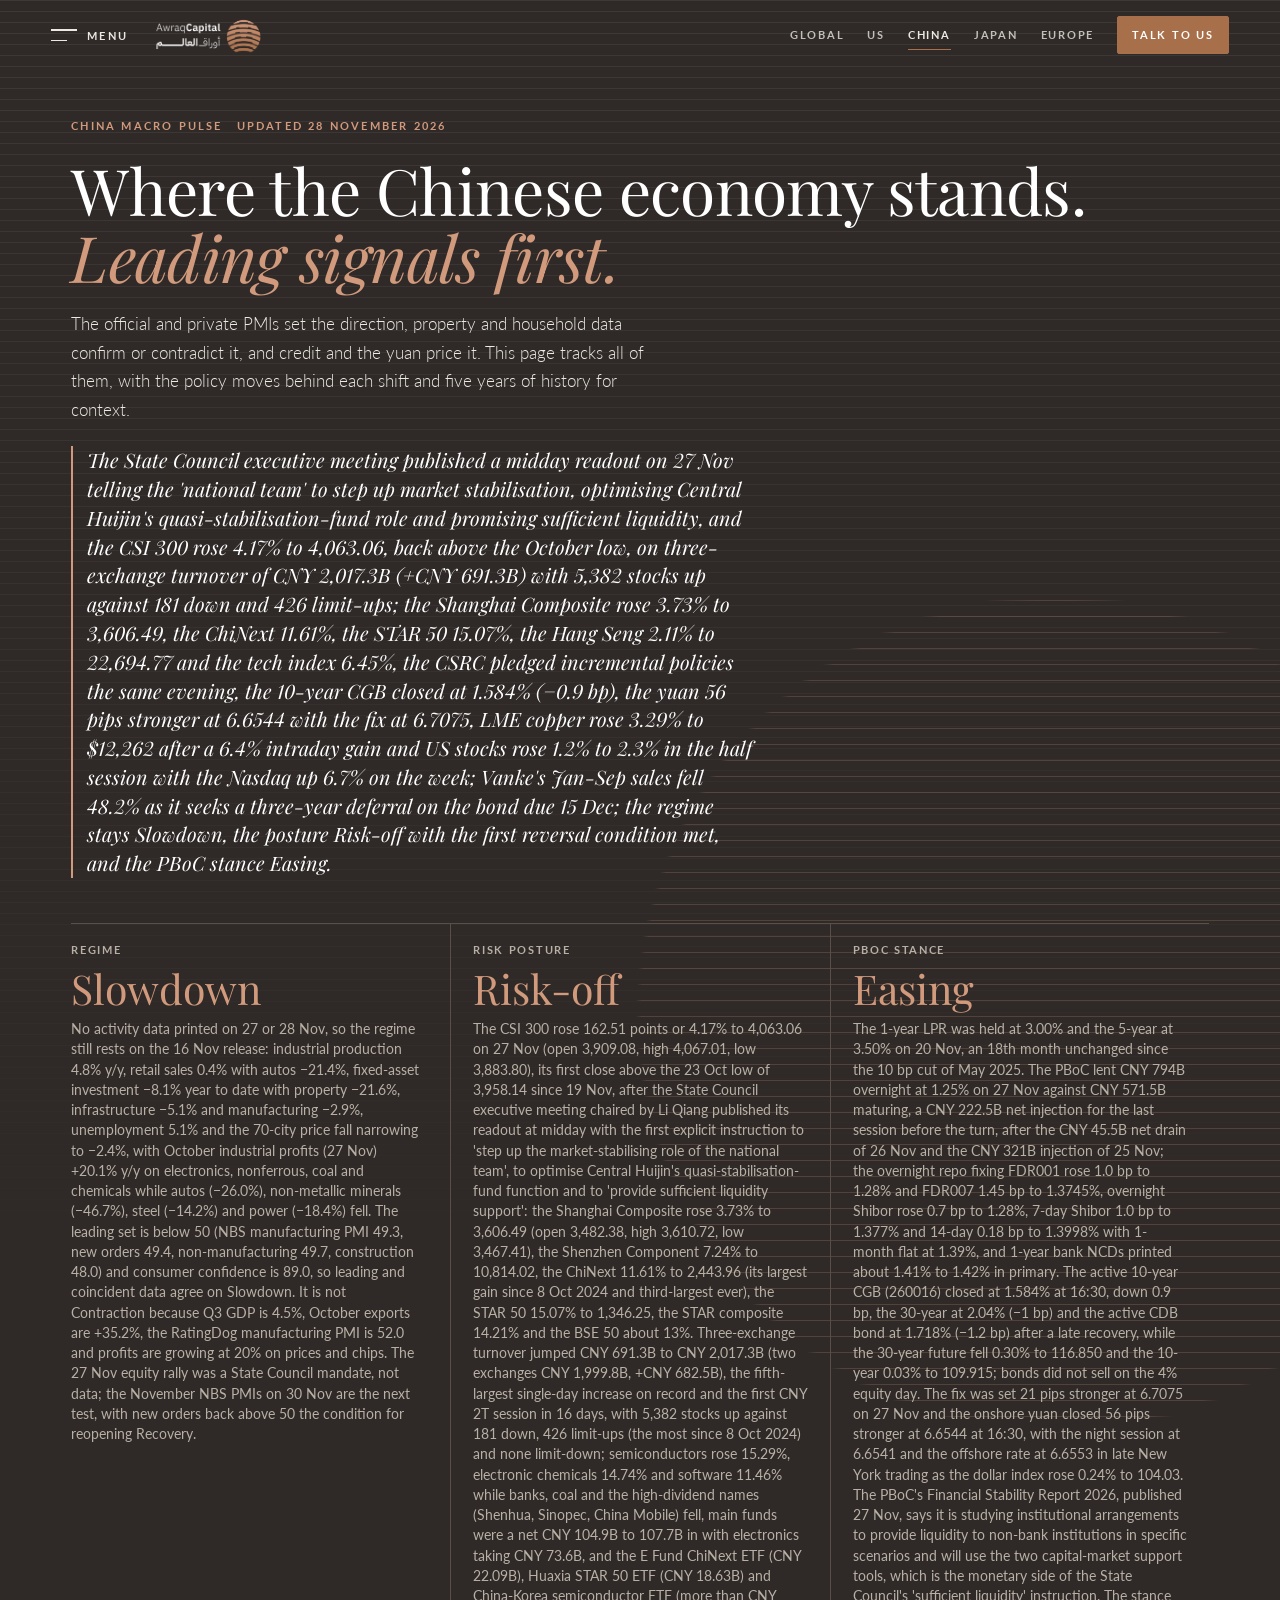
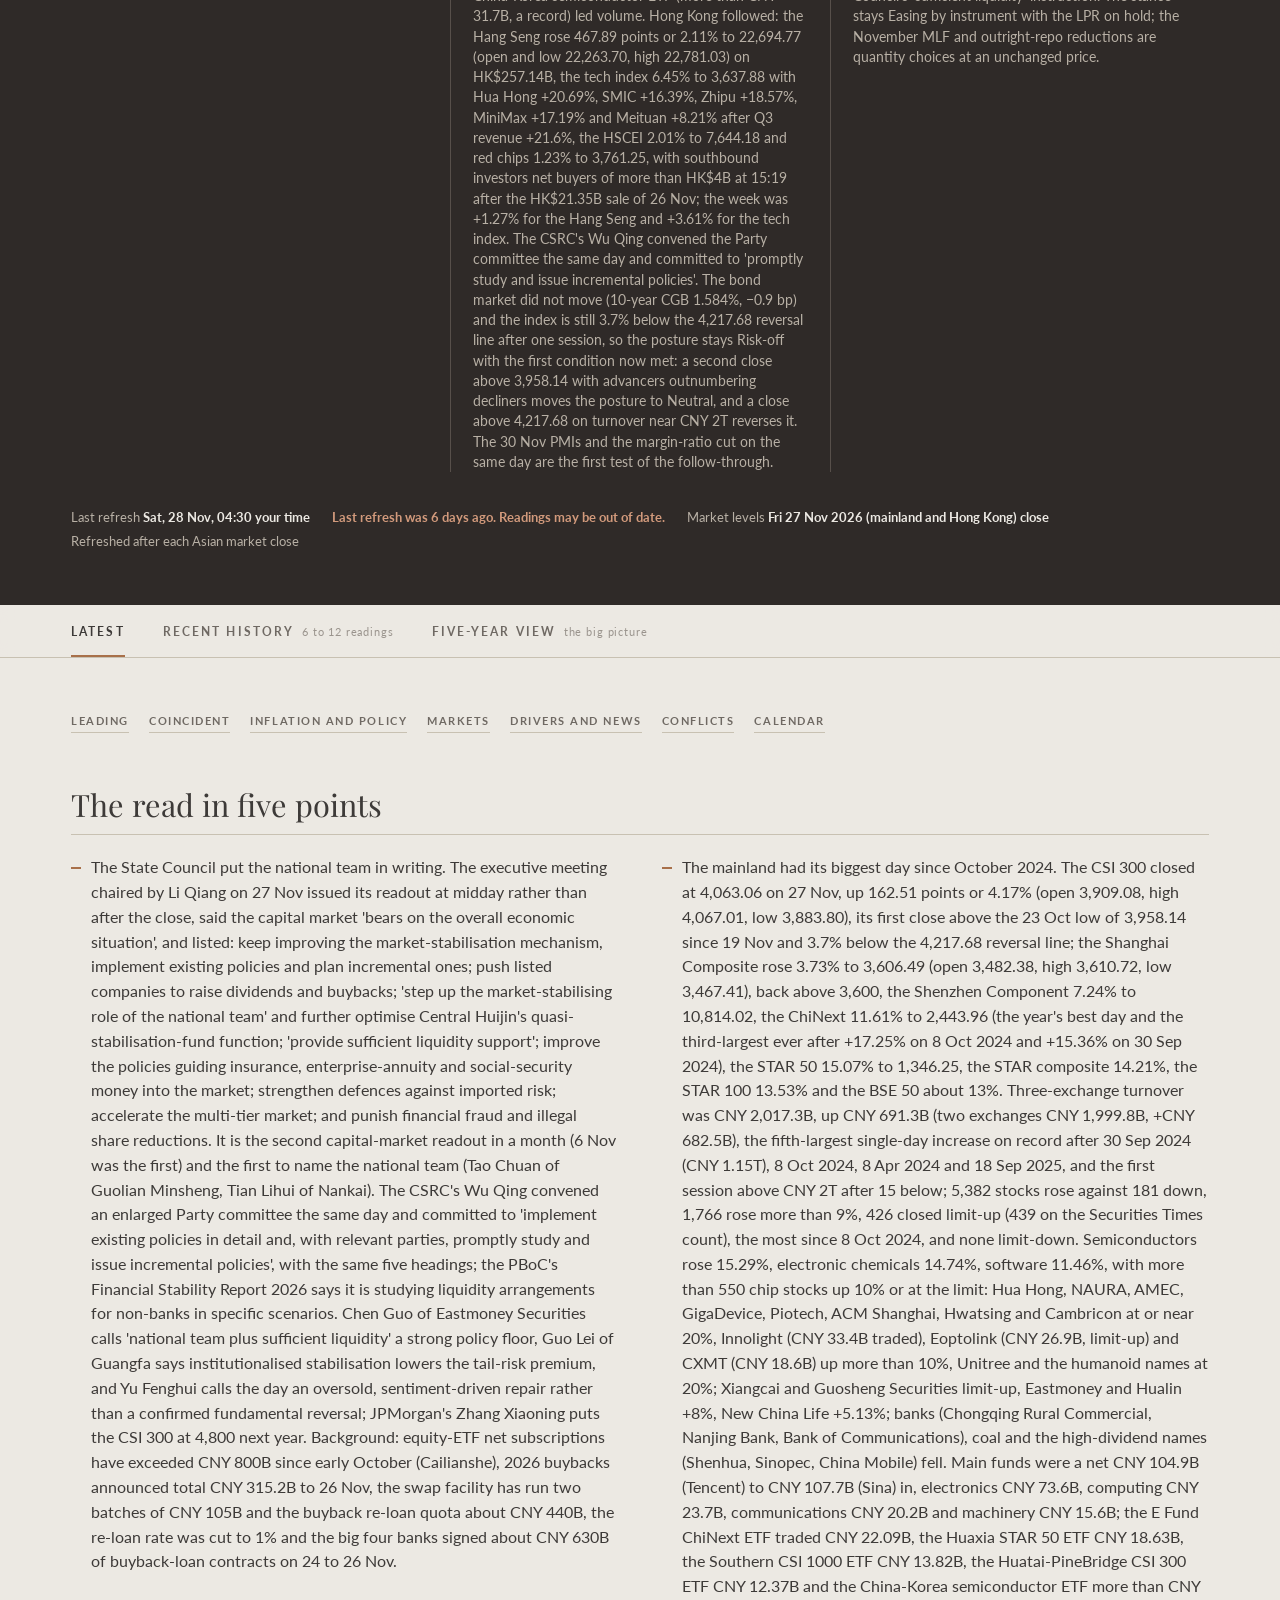
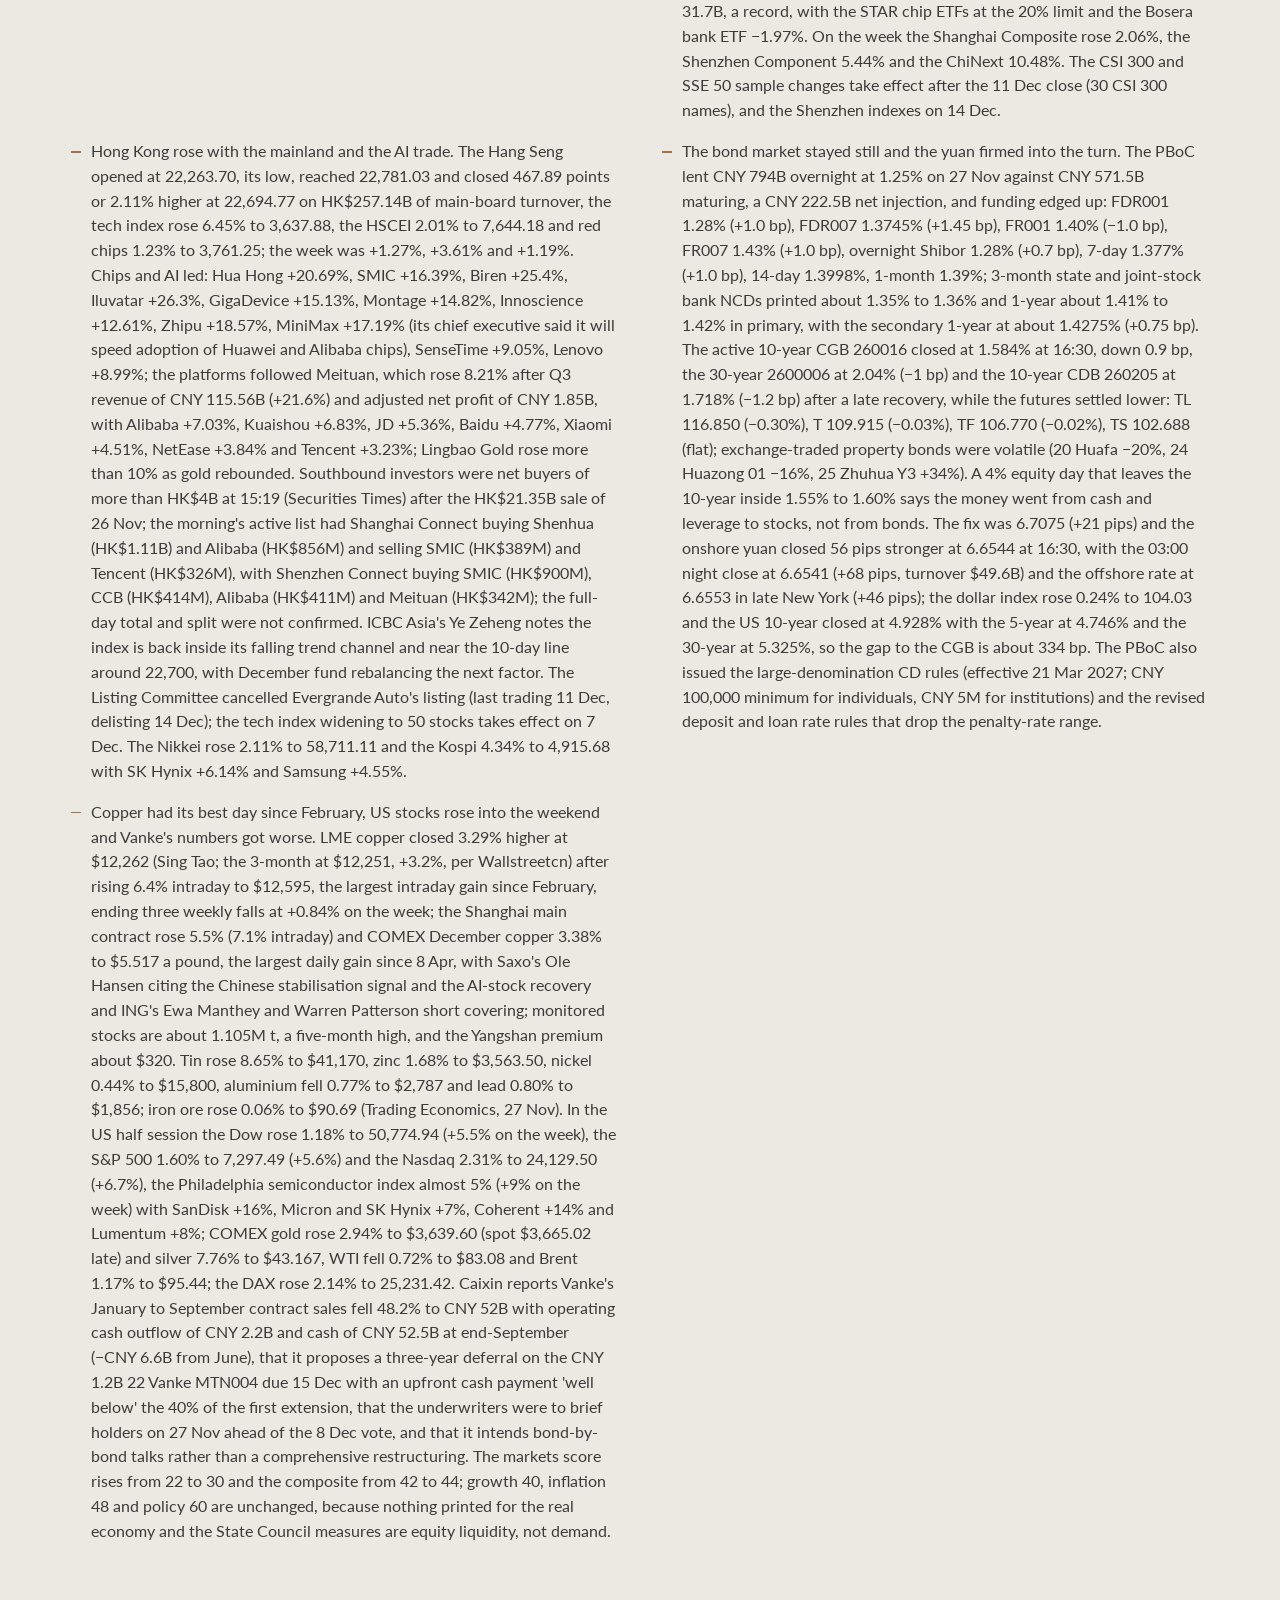
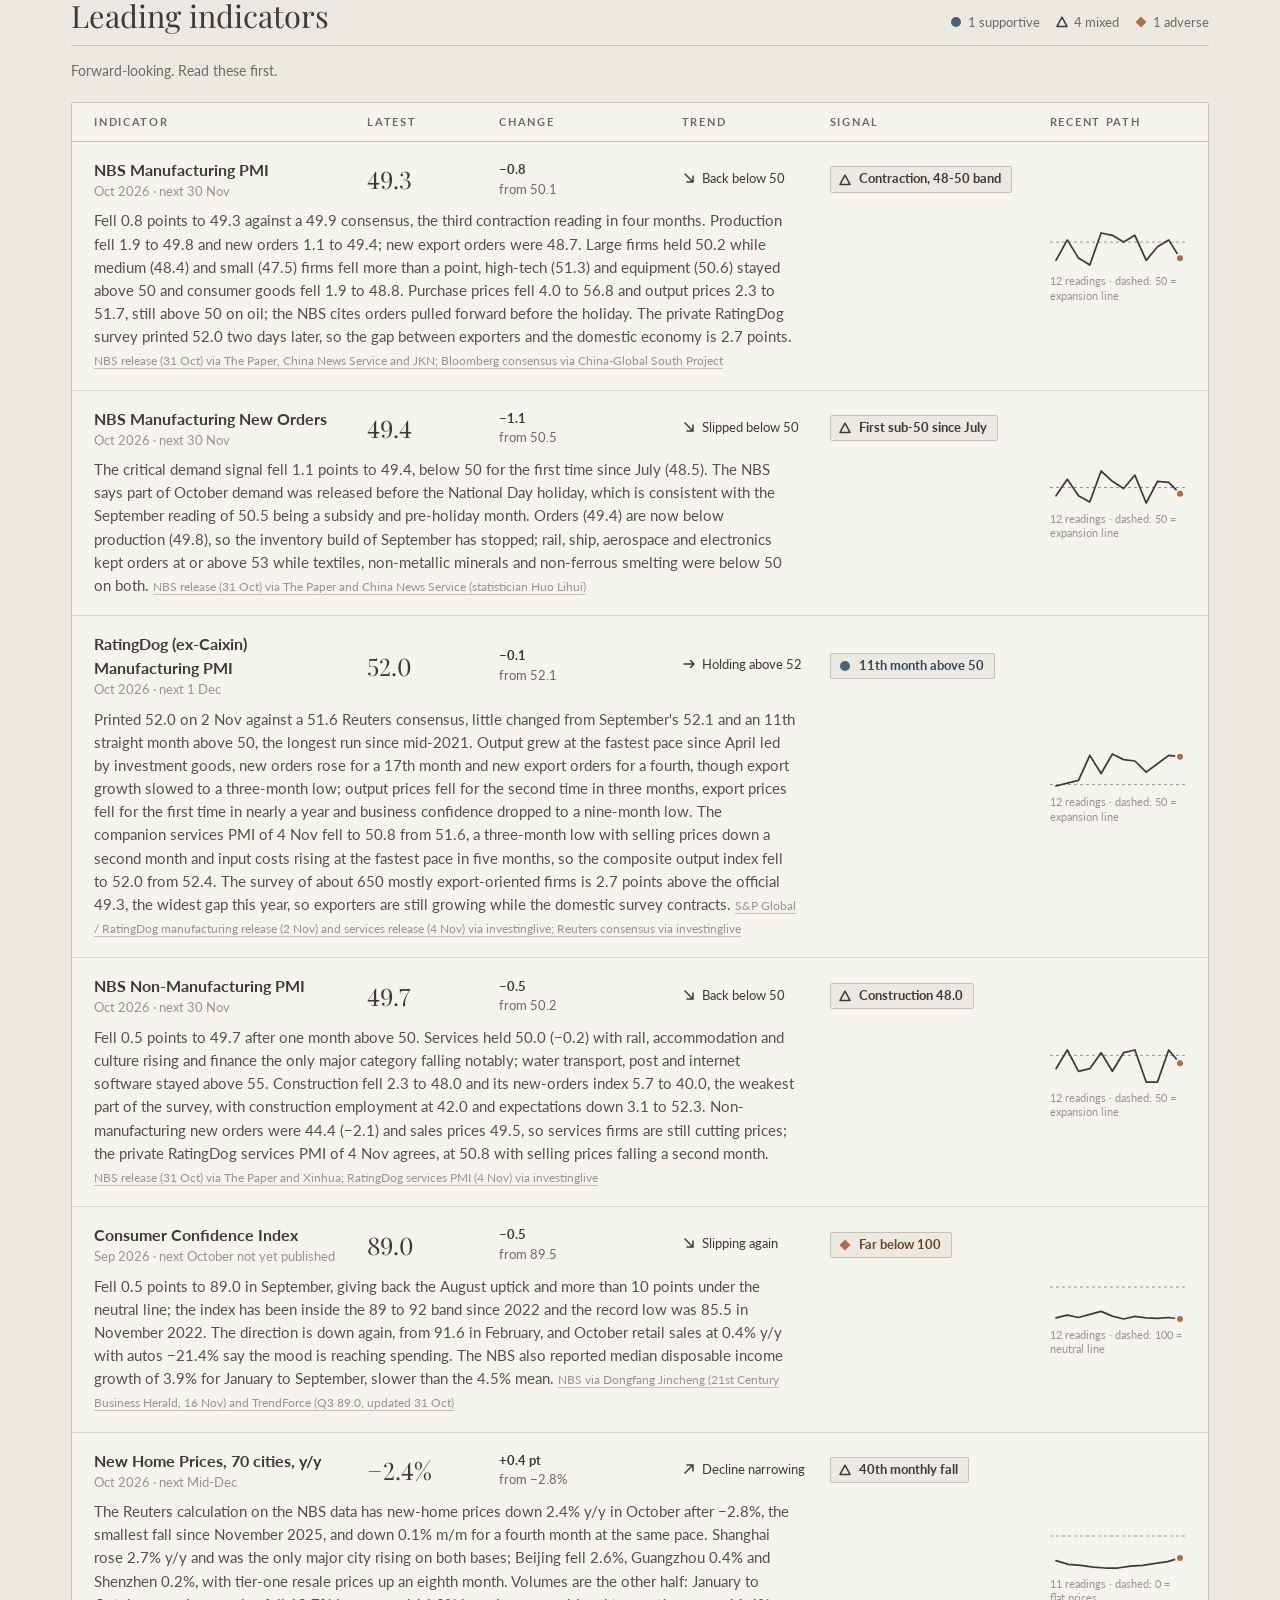
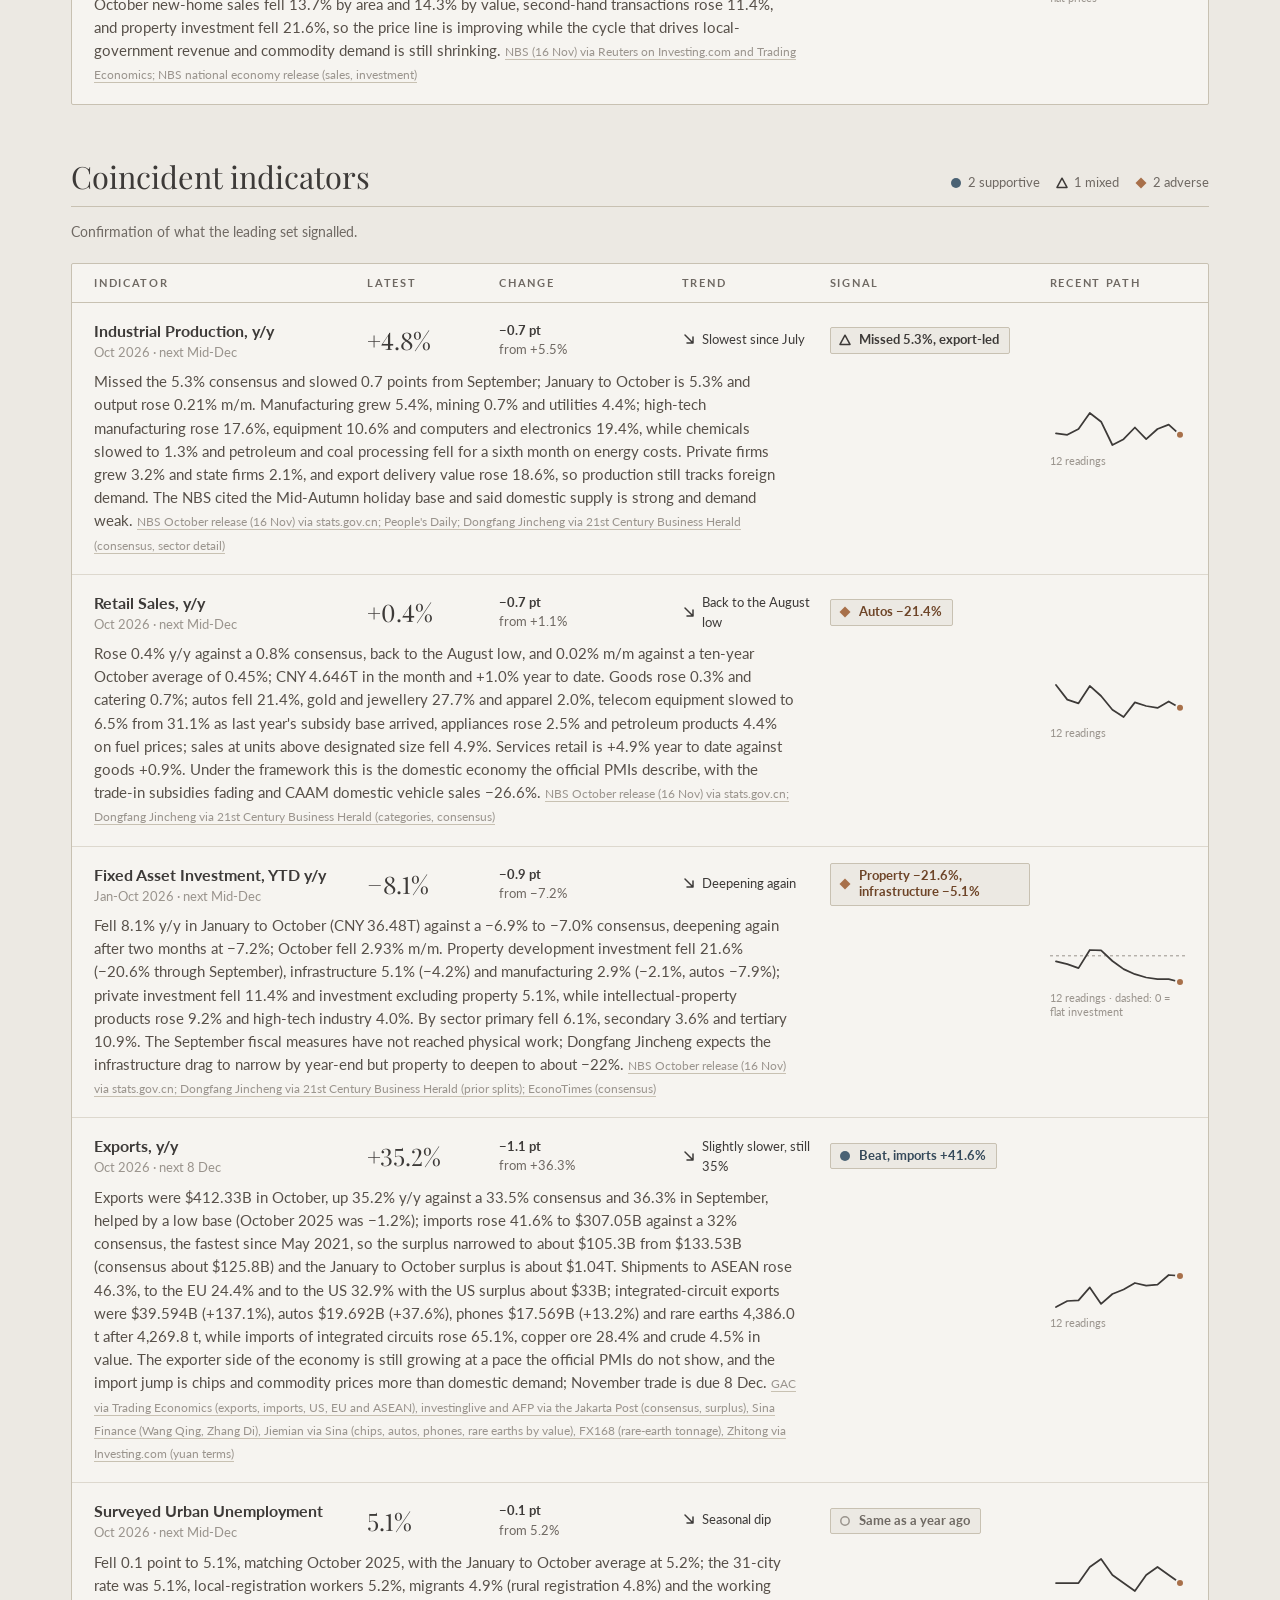
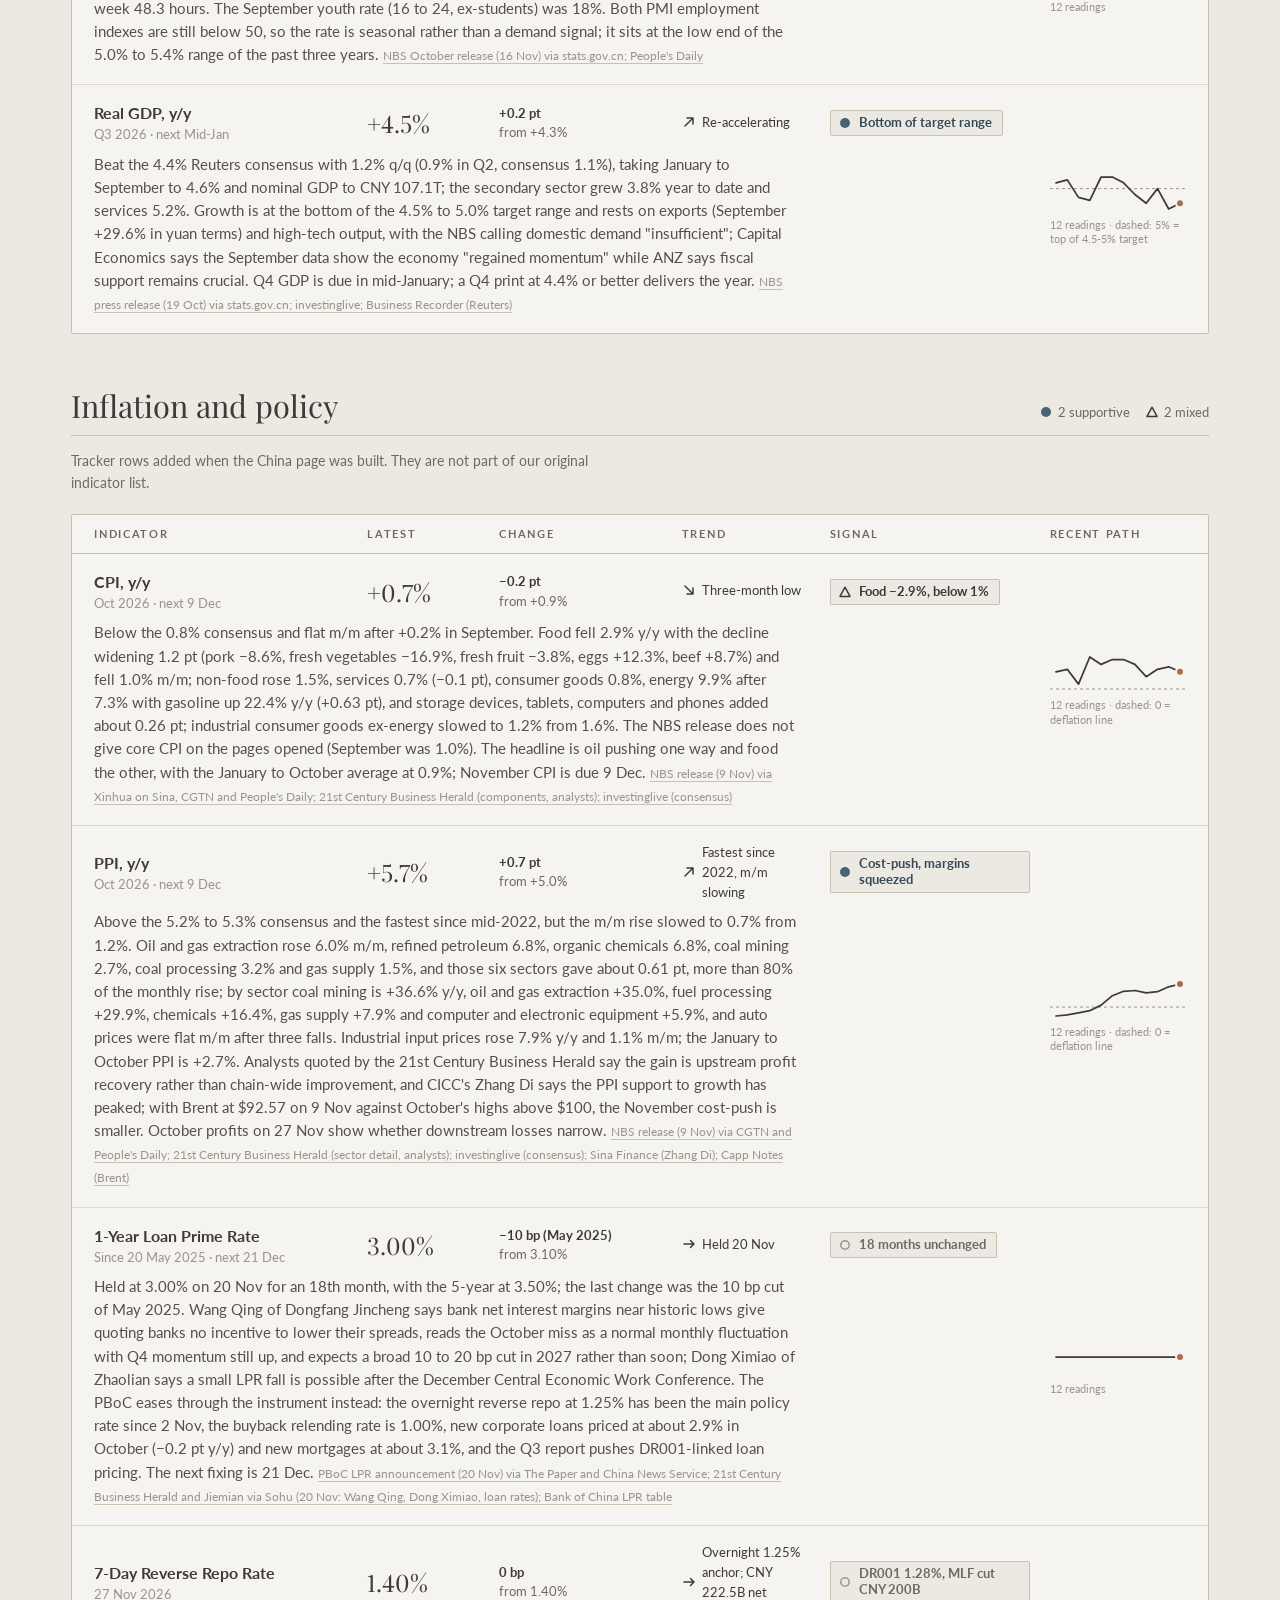
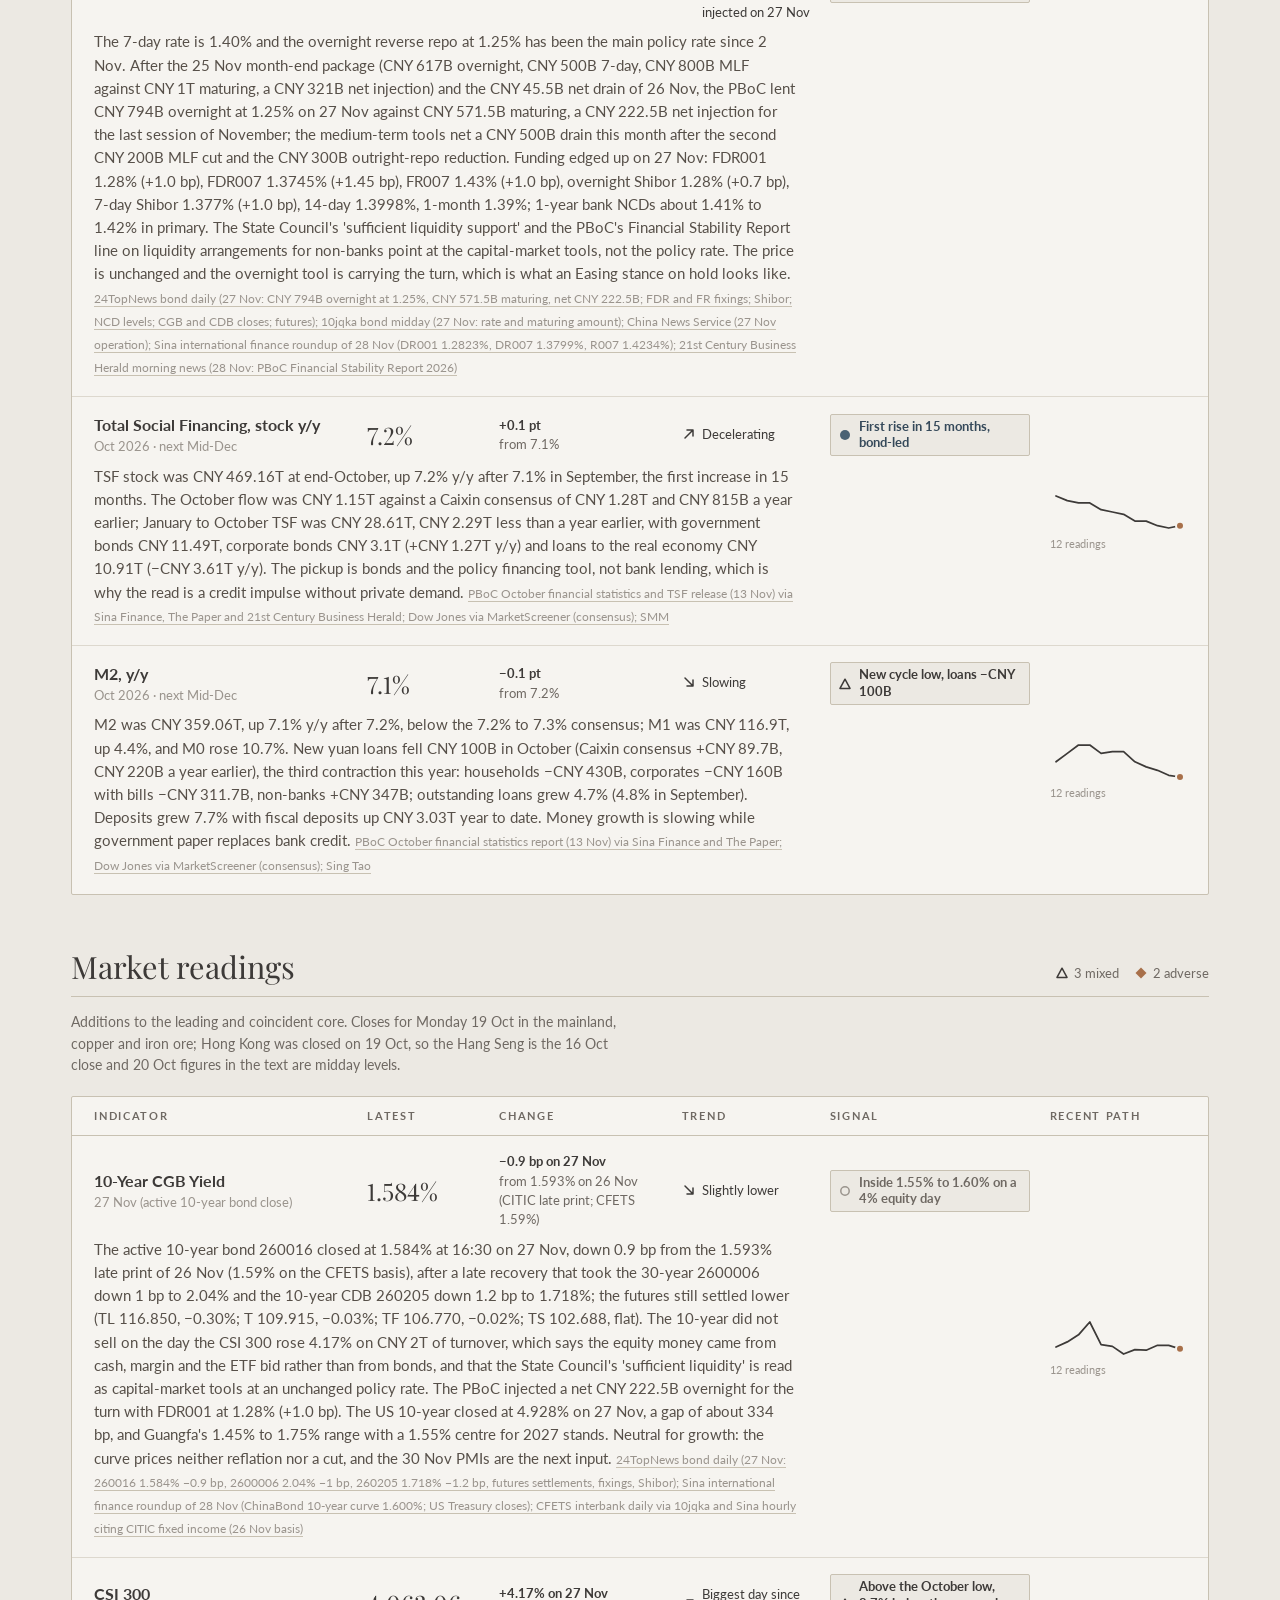
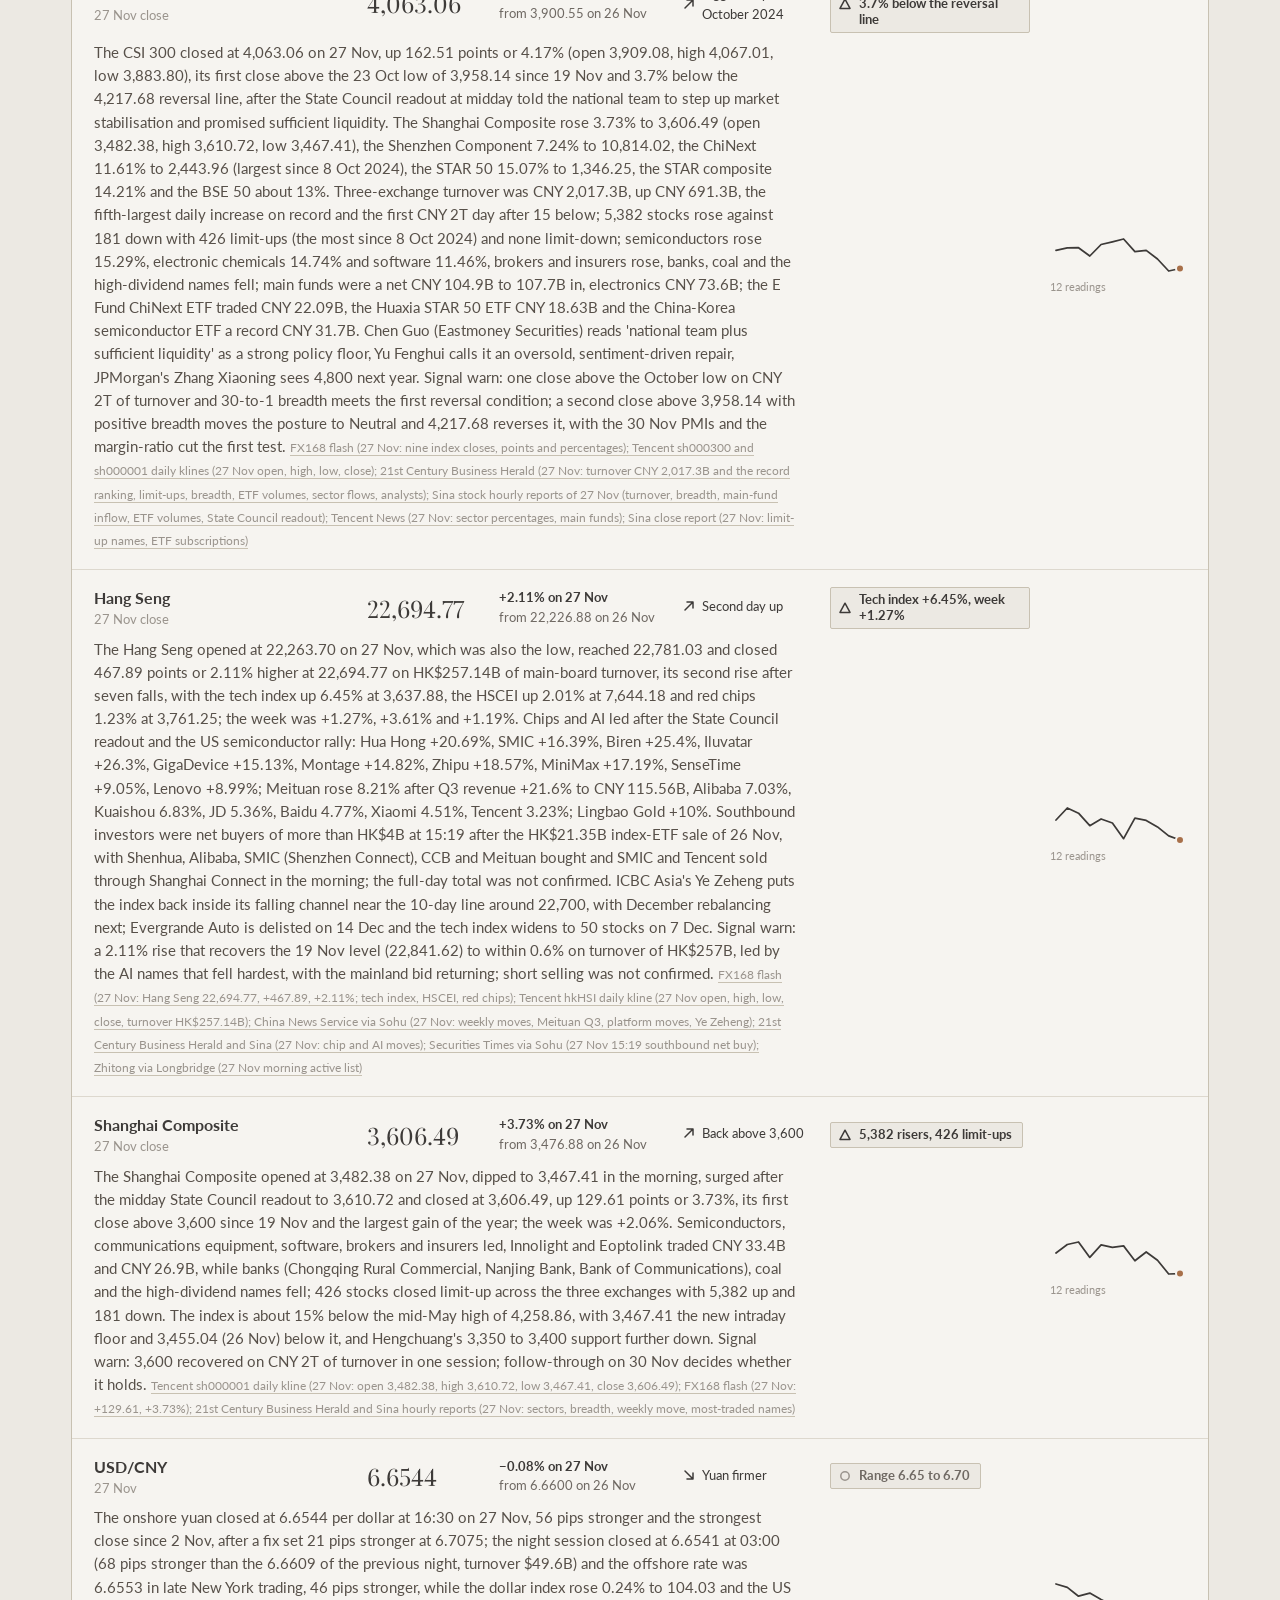
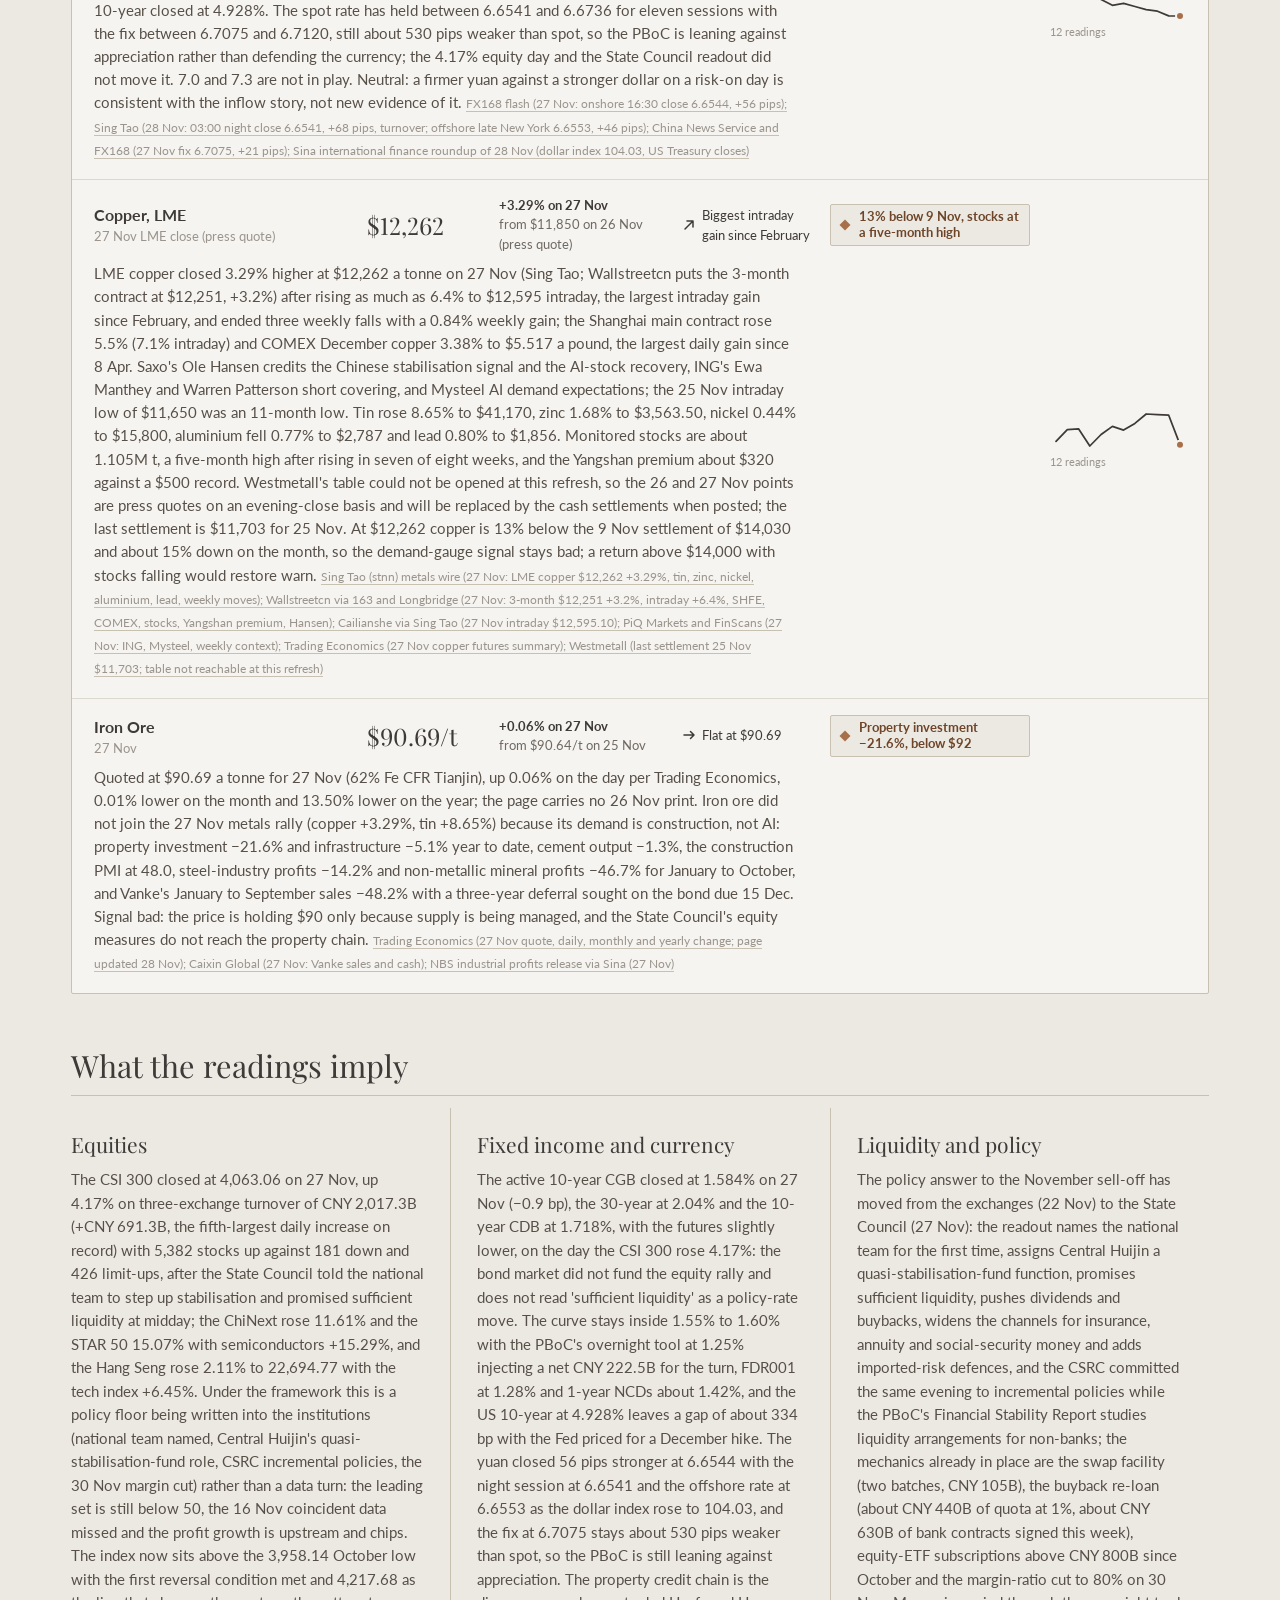
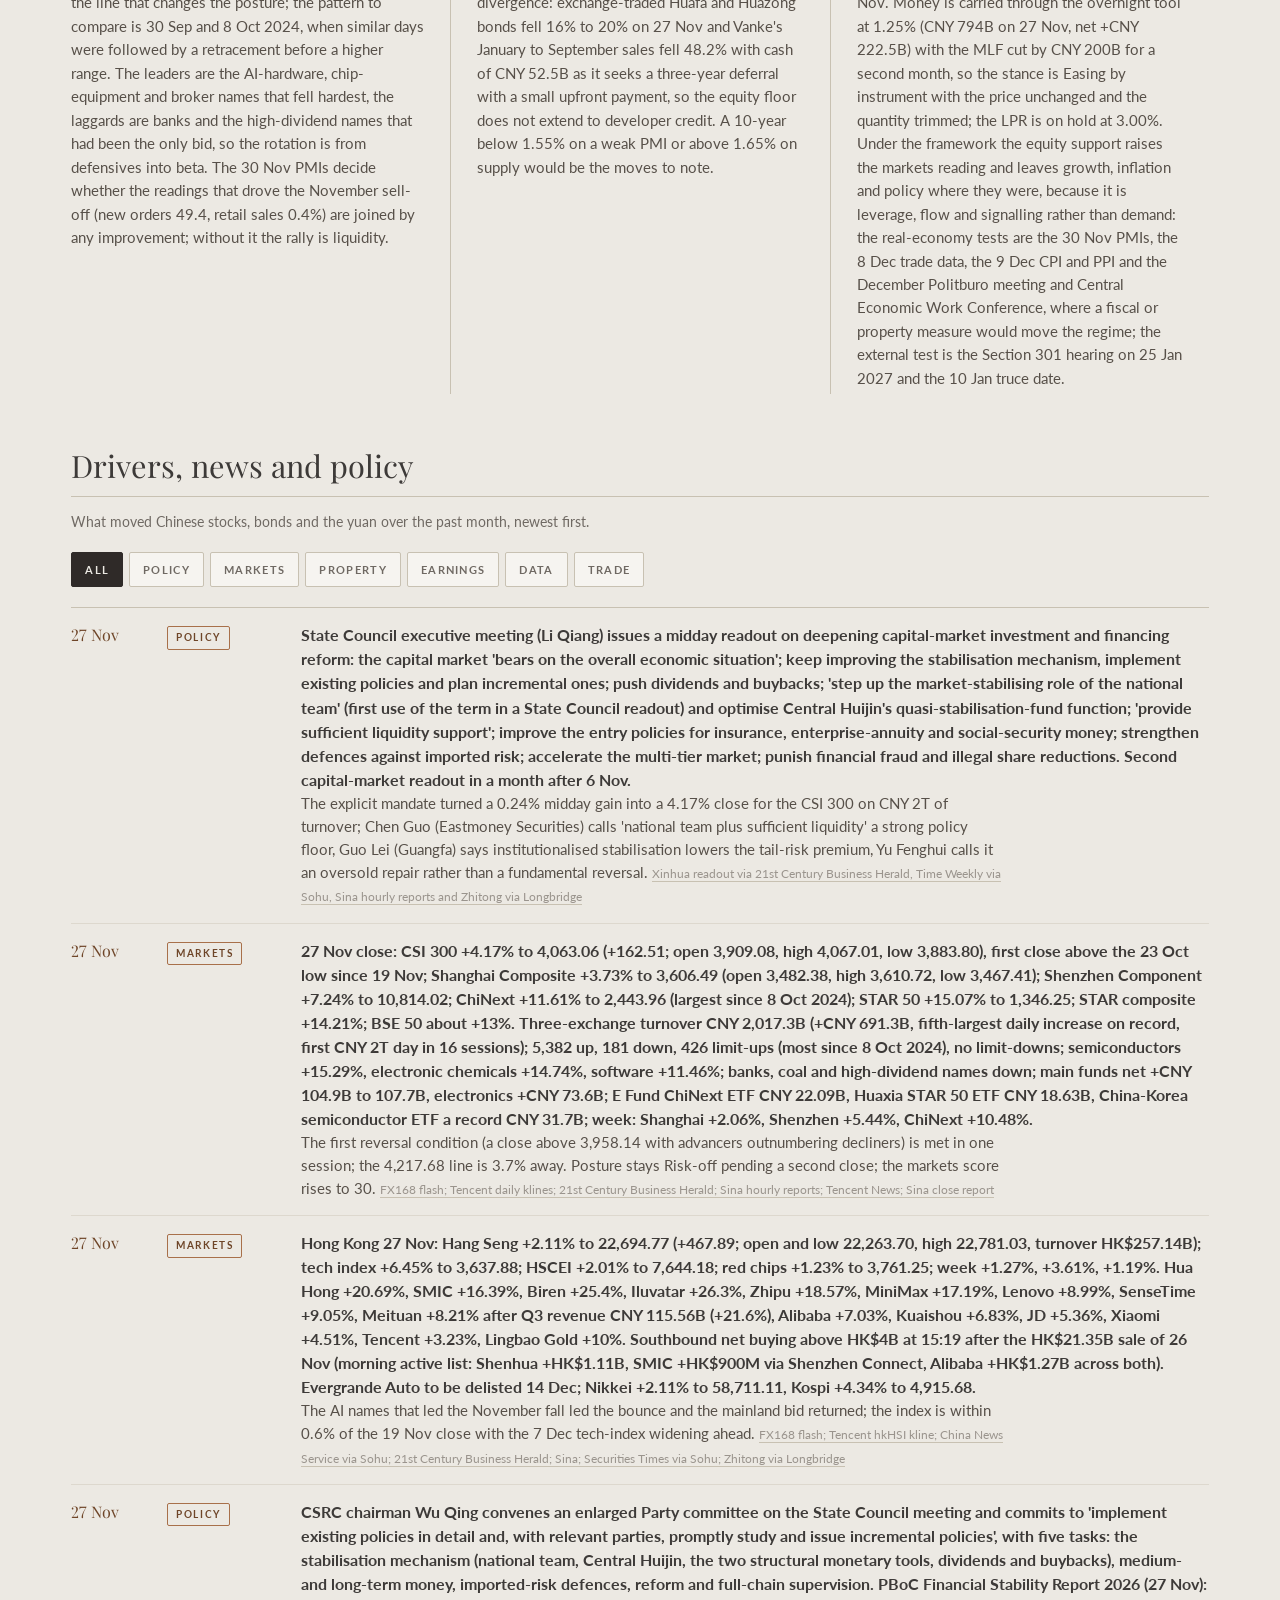
<file: china.html>
<!doctype html>
<html lang="en" dir="ltr">
<head>
<meta charset="utf-8">
<meta name="viewport" content="width=device-width, initial-scale=1, viewport-fit=cover">
<title>China Macro Pulse — The Chinese Economy at a Glance | Awraq Capital</title>
<meta name="description" content="Awraq Capital's read of the Chinese economy: official and private PMIs, property, trade, deflation and credit, the policy moves behind the market, the last 12 readings and five years of history.">
<link rel="canonical" href="https://pulse.awraqcapital.com/china.html">
<meta property="og:type" content="website">
<meta property="og:site_name" content="Awraq Capital">
<meta property="og:url" content="https://pulse.awraqcapital.com/china.html">
<meta property="og:title" content="China Macro Pulse. Leading signals first. | Awraq Capital">
<meta property="og:description" content="Awraq Capital's read of the Chinese economy: official and private PMIs, property, trade, deflation and credit, the policy moves behind the market, the last 12 readings and five years of history.">
<meta property="og:image" content="https://pulse.awraqcapital.com/assets/og.jpg">
<meta name="twitter:card" content="summary">
<meta name="theme-color" content="#2F2A28">
<link rel="icon" type="image/png" href="assets/favicon.png">
<script>document.documentElement.classList.add('js')</script>
<link rel="preconnect" href="https://fonts.googleapis.com">
<link rel="preconnect" href="https://fonts.gstatic.com" crossorigin>
<link rel="stylesheet" href="https://fonts.googleapis.com/css2?family=Playfair+Display:ital,wght@0,400;0,500;1,400&family=Lato:ital,wght@0,300;0,400;0,700;1,400&display=swap">
<link rel="stylesheet" href="assets/pulse.css">
<script>window.PULSE_PAGE = {"code": "cn", "what": "Chinese stocks, bonds and the yuan", "cbName": "PBoC stance", "refresh": "Refreshed after each Asian market close"};</script>
</head>
<body>

<header class="nav" id="nav">
  <a class="logo" data-aws-logo href="https://awraqcapital.com/" aria-label="Awraq Capital — home">
    <img class="l-light" src="assets/logo-light.png" alt="Awraq Capital — أوراق العالم" width="520" height="201">
    <img class="l-dark" src="assets/logo-dark.png" alt="" width="520" height="201" aria-hidden="true">
  </a>
  <nav class="links" aria-label="Macro Pulse dashboards">
    <a href="index.html">Global</a><a href="us.html">US</a><a href="china.html" class="on" aria-current="page">China</a><a href="japan.html">Japan</a><a href="europe.html">Europe</a>
    <a class="cta" href="mailto:contact@awraqcapital.com?subject=China%20Macro%20Pulse">Talk to us</a>
  </nav>
</header>

<section class="hero" id="top">
  <div class="globe" aria-hidden="true"></div>
  <div class="in">
    <div class="eyebrow" data-r style="--i:0"><span>China Macro Pulse</span><span id="heroDate"></span></div>
    <h1 data-r style="--i:1">Where the Chinese economy stands. <em>Leading signals first.</em></h1>
    <p class="lead" data-r style="--i:2">The official and private PMIs set the direction, property and household data confirm or contradict it, and credit and the yuan price it. This page tracks all of them, with the policy moves behind each shift and five years of history for context.</p>
    <p class="read" id="heroRead" data-r style="--i:3" hidden></p>
    <div class="stats" id="heroStats" data-r style="--i:4" aria-live="polite">
      <div><div class="lbl">Regime</div><div class="big">&nbsp;</div><p>Loading the latest read.</p></div>
      <div><div class="lbl">Risk posture</div><div class="big">&nbsp;</div><p>&nbsp;</p></div>
      <div><div class="lbl">PBoC stance</div><div class="big">&nbsp;</div><p>&nbsp;</p></div>
    </div>
    <div class="stamp" id="stamp" data-r style="--i:5"></div>
  </div>
</section>

<div class="tabbar">
  <div class="in">
    <div class="tabs" role="tablist" aria-label="Views">
      <button type="button" role="tab" id="tab-latest" data-tab="latest" aria-selected="true" aria-controls="app">Latest</button>
      <button type="button" role="tab" id="tab-recent" data-tab="recent" aria-selected="false" aria-controls="app">Recent history<small>6 to 12 readings</small></button>
      <button type="button" role="tab" id="tab-five" data-tab="five-year" aria-selected="false" aria-controls="app">Five-year view<small>the big picture</small></button>
    </div>
  </div>
</div>

<main>
  <div class="in">
    <div id="app" class="panel" role="tabpanel" aria-labelledby="tab-latest">
      <div class="state"><h2>Loading the latest reading</h2><p>One moment.</p></div>
    </div>
  </div>

  <section class="family" id="family">
    <div class="in">
      <div class="fam-head"><span class="eyebrow">Macro Pulse</span><h2>Five pages, <em>one framework.</em></h2></div>
      <div class="fam-grid">
        <a href="index.html"><b>Global</b><span>Invest, hold or wait. World scores, the risk monitor and how shocks travel.</span></a>
        <a href="us.html"><b>United States</b><span>ISM, sentiment, jobs, the Fed and Treasuries.</span></a>
        <a href="china.html" class="here"><b>China</b><span>PMIs, property, trade, deflation and the PBoC.</span></a>
        <a href="japan.html"><b>Japan</b><span>Tankan, wages, the BoJ, JGBs and the yen.</span></a>
        <a href="europe.html"><b>Europe</b><span>HCOB PMIs, HICP, the ECB, spreads and gas.</span></a>
      </div>
    </div>
  </section>

  <section class="why" id="why">
    <div class="in">
      <div class="two">
        <div>
          <div class="eyebrow">Why it matters in Riyadh</div>
          <h2>The largest oil buyer. <em>The marginal price setter.</em></h2>
        </div>
        <div>
          <p>China is the biggest importer of Gulf crude, the largest contractor and supplier base for Saudi projects, and the swing factor for copper, steel and shipping. Its property cycle and credit impulse shape Gulf export revenue and construction costs. Awraq Capital reads these signals to time and structure capital for developers, landowners and companies.</p>
          <div class="acts">
            <a class="btn primary" href="https://awraqcapital.com/financing.html">Financing solutions</a>
            <a class="btn" href="https://awraqcapital.com/sukuk.html">Sukuk advisory</a>
          </div>
        </div>
      </div>
    </div>
  </section>

  <section class="notice-sec" id="notice" aria-labelledby="noticeH">
    <div class="in">
      <h3 id="noticeH">Important notice</h3>
      <div class="notice-grid">
        <p><b>General information only</b>This page summarises publicly reported economic and market data and Awraq Capital's reading of it. It is not investment, legal, tax or accounting advice, and it is not an offer or an invitation to buy or sell any security or financial product.</p>
        <p><b>No recommendation</b>Nothing here is a recommendation to take or avoid any position. Regime, posture, decision and signal labels describe conditions under a fixed indicator framework. They are not forecasts, and past readings are not a guide to future results.</p>
        <p><b>Data and timing</b>Figures come from the public sources linked beside each reading and are shown as reported on the dates stated. They can be revised by the issuing agency, and market levels are closing or latest-available values, not live prices. Awraq Capital does not guarantee their accuracy or completeness.</p>
        <p><b>Third-party data</b>Index names and data series remain the property of their respective owners, including the National Bureau of Statistics of China, the People's Bank of China, S&amp;P Global, China Securities Index Co., Hang Seng Indexes and the London Metal Exchange. They are referenced here for information, with links to the source.</p>
      </div>
    </div>
  </section>
</main>

<footer class="site-foot">
  <div class="fin">
    <div class="ftop">
      <img src="assets/logo-light.png" alt="Awraq Capital — أوراق العالم" width="520" height="201">
      <div class="contact">
        <b>Get in touch</b>
        <div><span class="pre">E.</span><a href="mailto:contact@awraqcapital.com" translate="no">contact@awraqcapital.com</a></div>
        <div><span class="pre">T.</span><span>+966.530.530.510</span></div>
        <div><span class="pre">W.</span><a href="https://awraqcapital.com/" translate="no">awraqcapital.com</a></div>
      </div>
      <div class="contact">
        <b>Awraq Capital</b>
        <div>5008 Kingdom Tower, RHOB 2239 – Urubah Rd, Olaya District, Riyadh 12239</div>
        <div>Awraq Alalem Financial Co. — Single Person Company</div>
        <div>Unified National Number 7033577227</div>
      </div>
    </div>
    <div class="disclosure">
      <span>General information only. Not investment advice or an offer of securities; see the <a href="#notice">important notice</a>. © 2026 Awraq Alalem Financial Co. All rights reserved.</span>
      <span class="bl">Structured with discipline. Aligned by ownership.</span>
    </div>
  </div>
</footer>
<div id="tip" hidden></div>

<script src="assets/site.js" defer></script>
<script src="assets/region.js"></script>
</body>
</html>
</file>
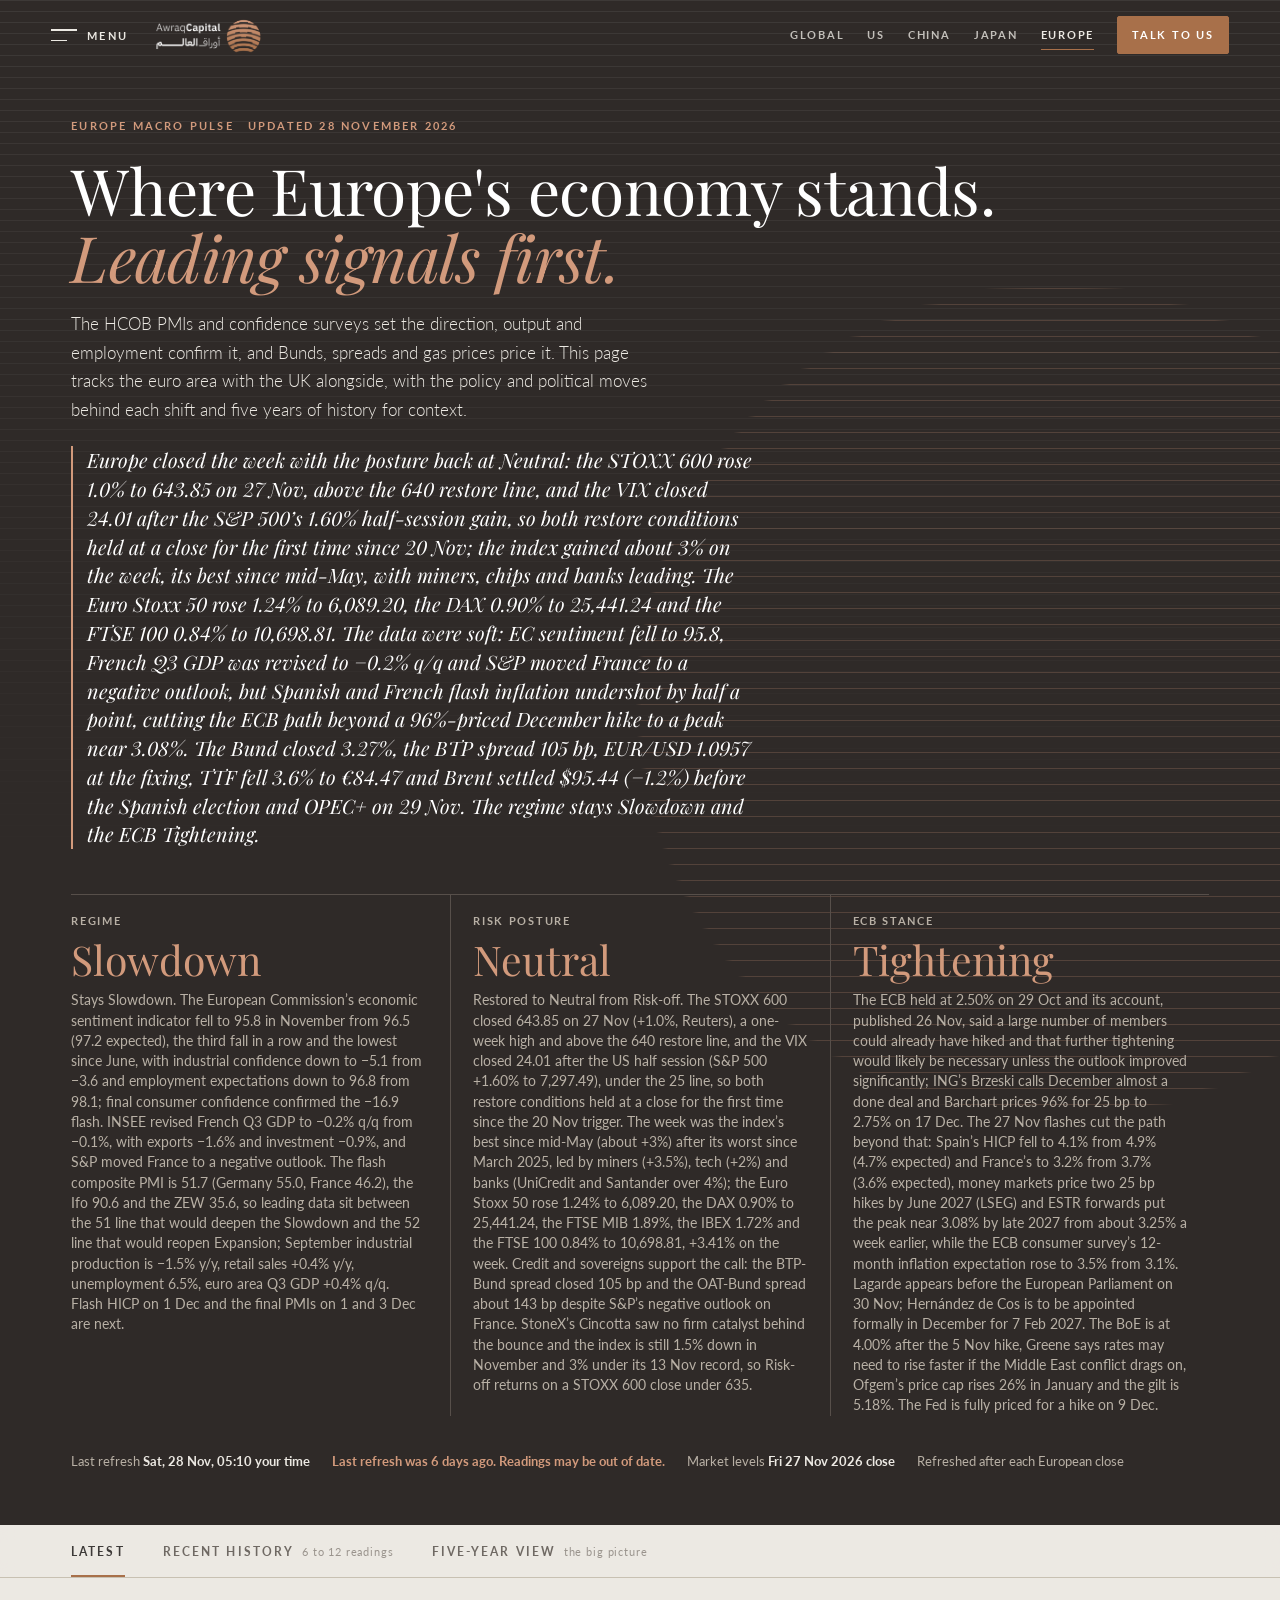
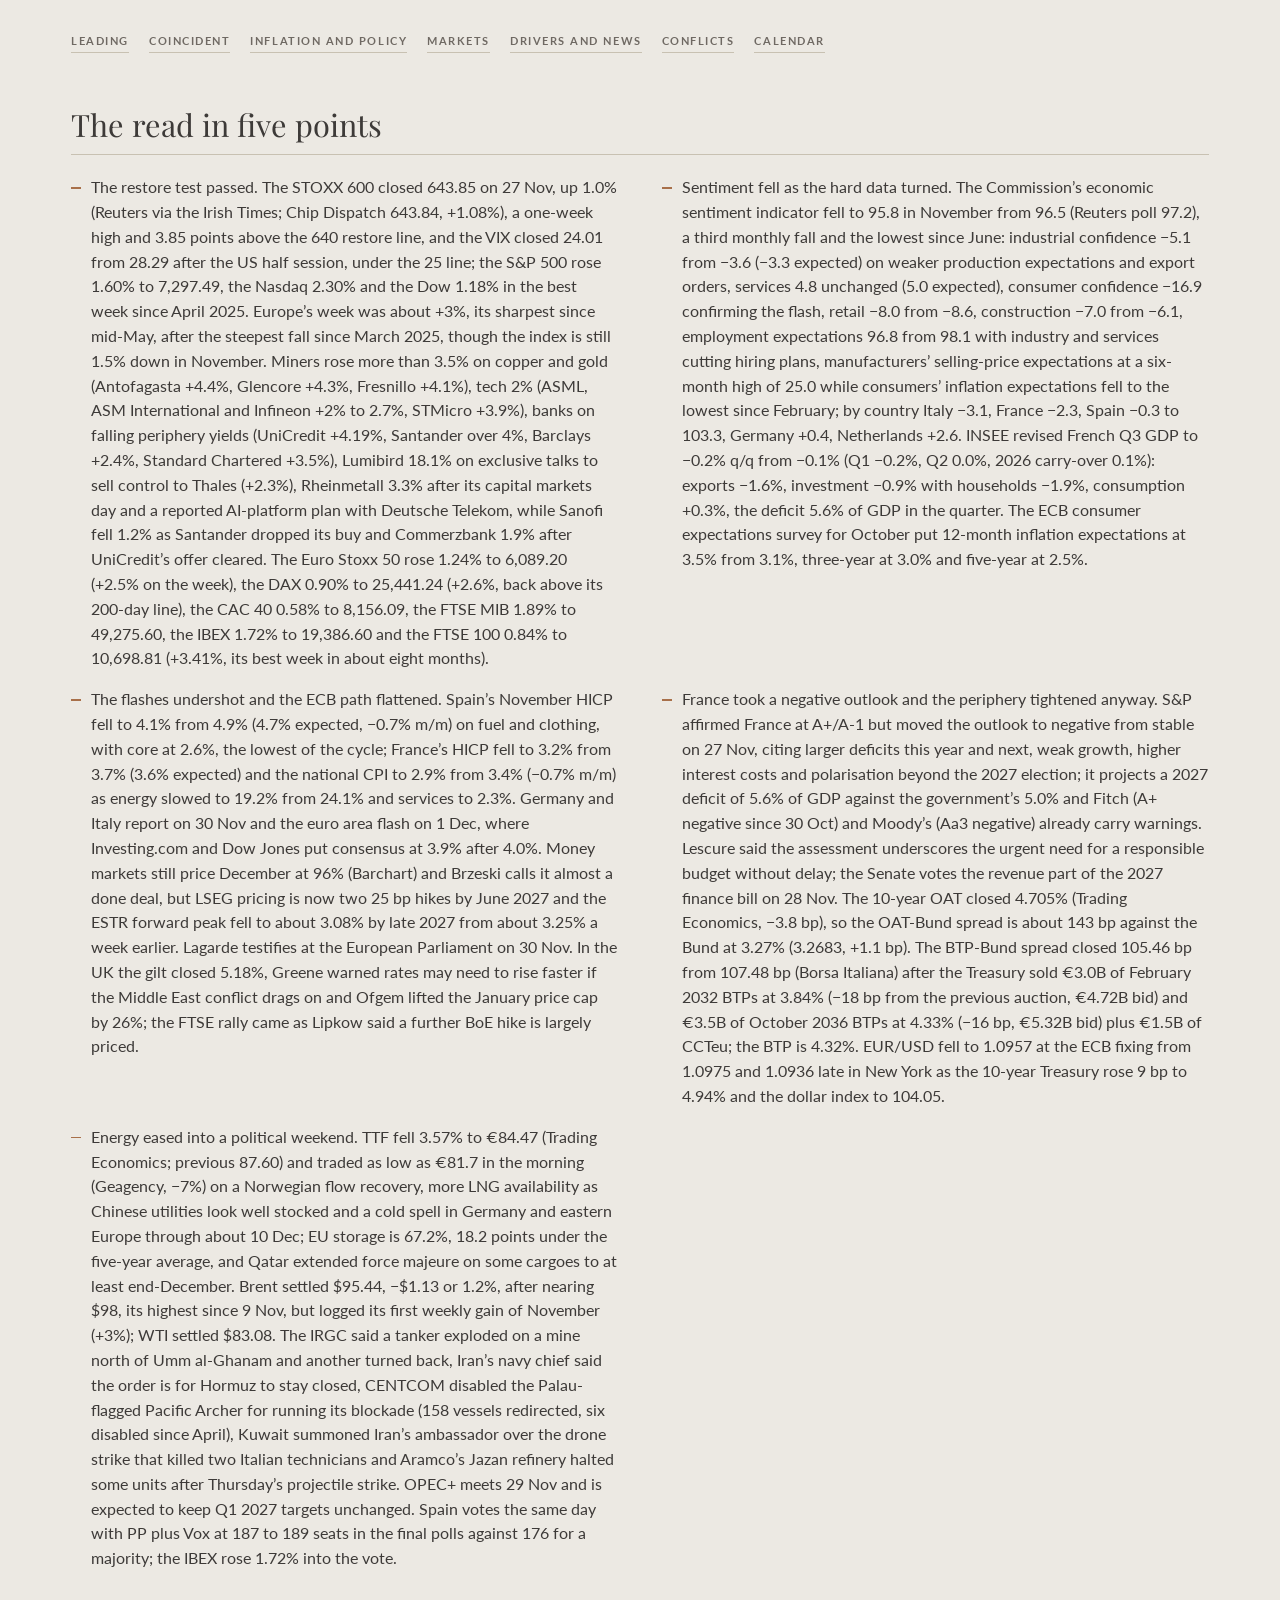
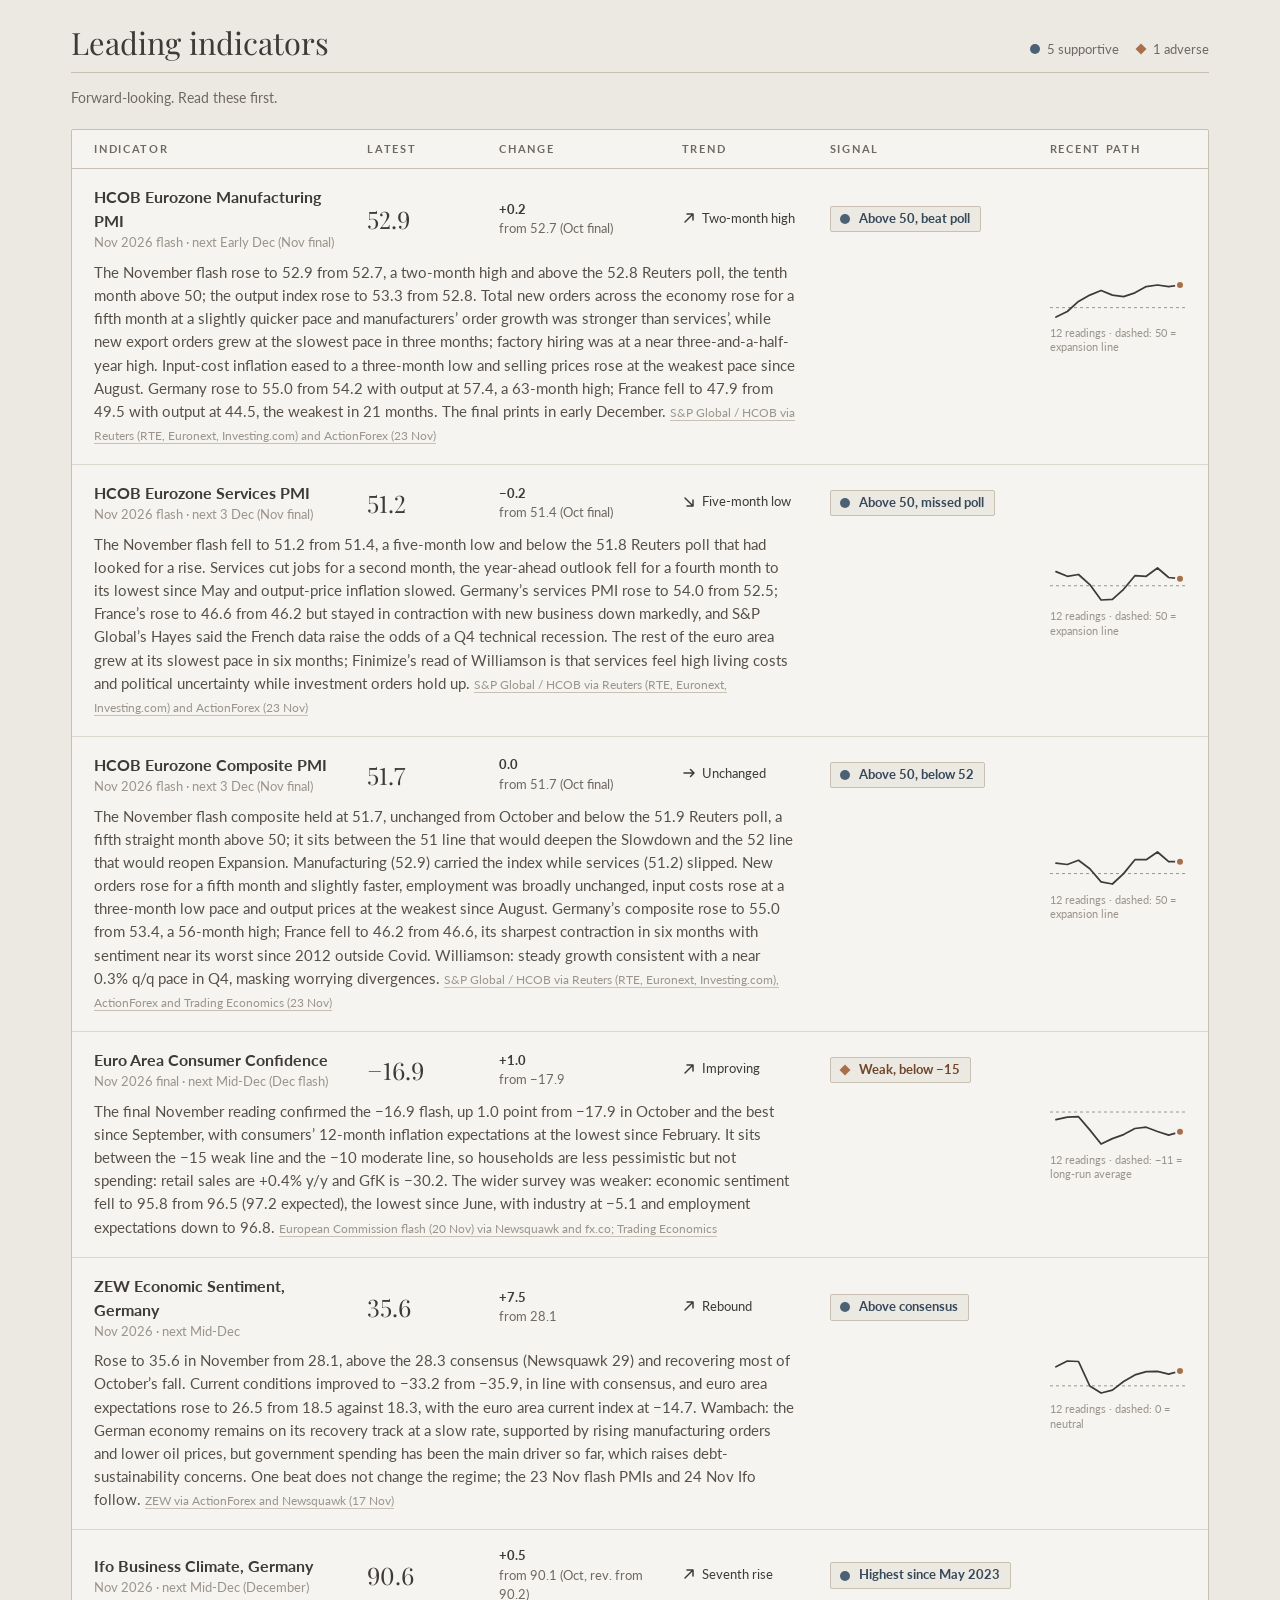
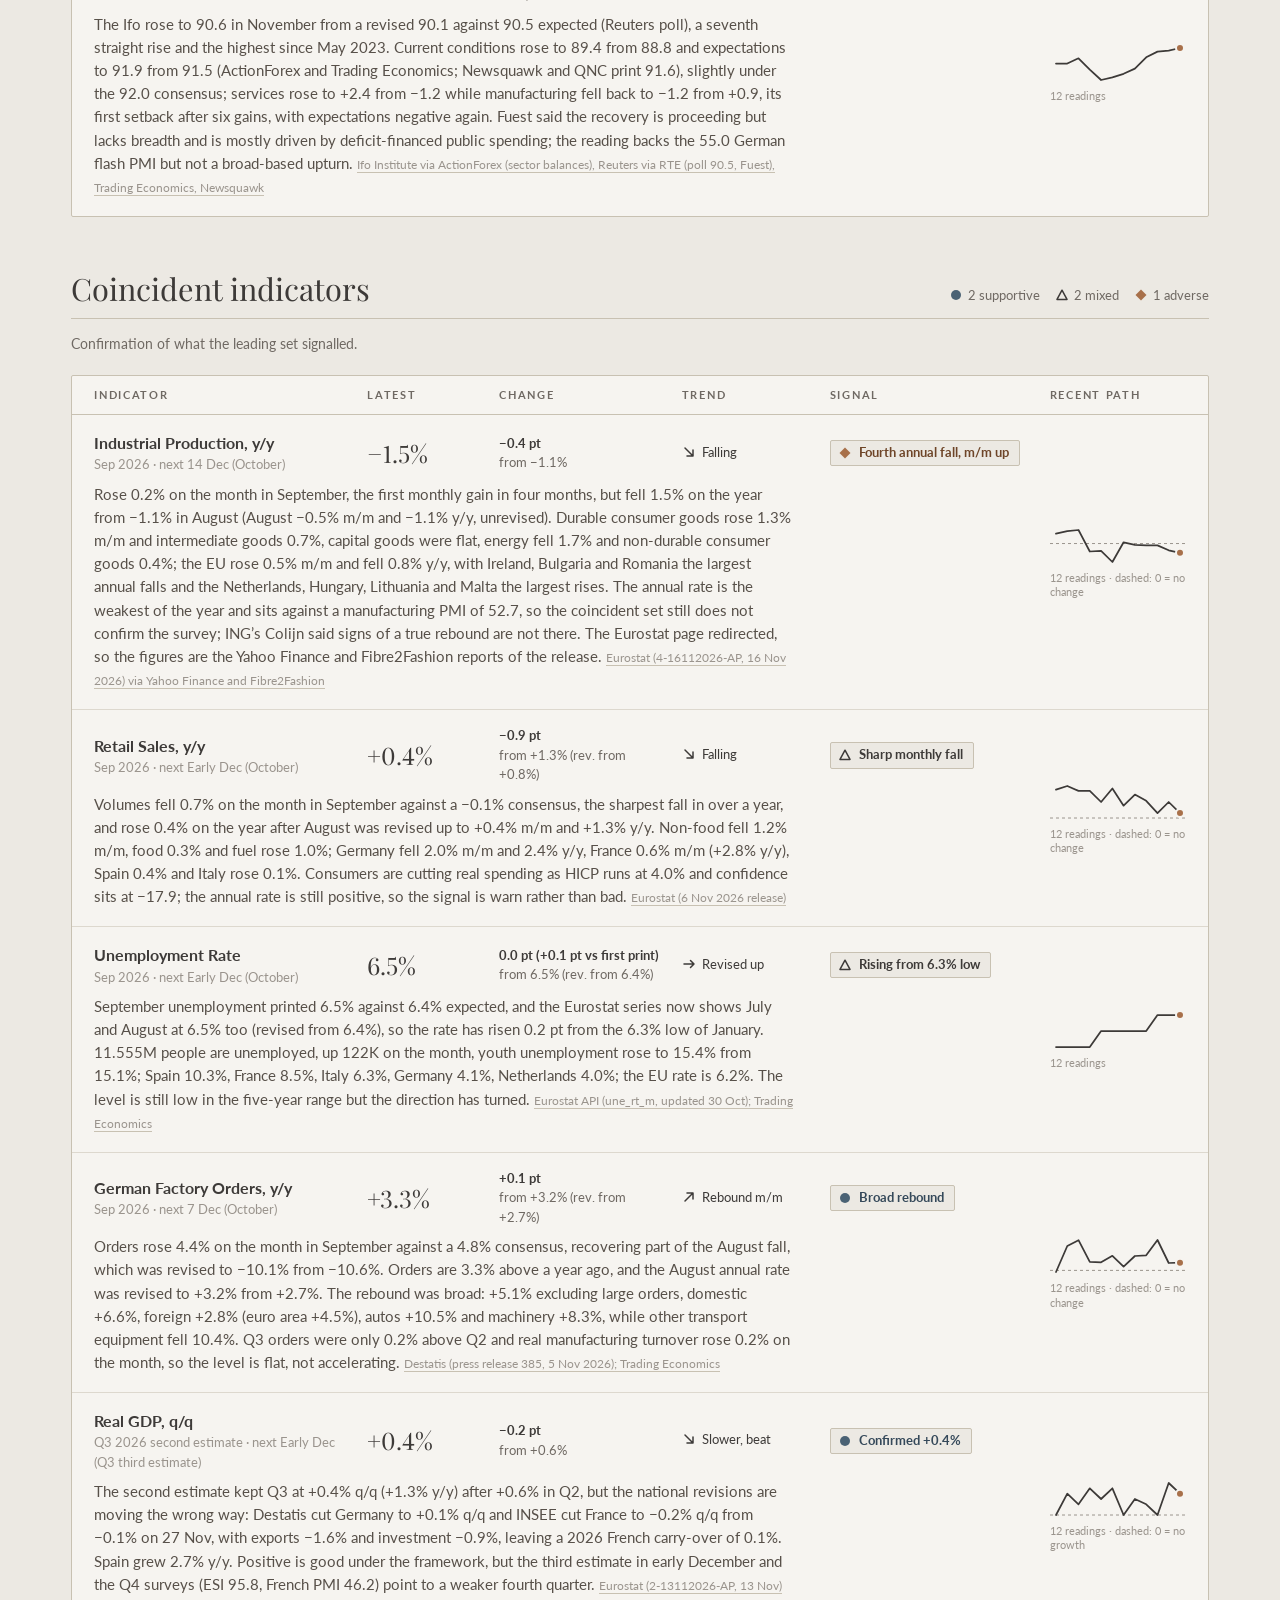
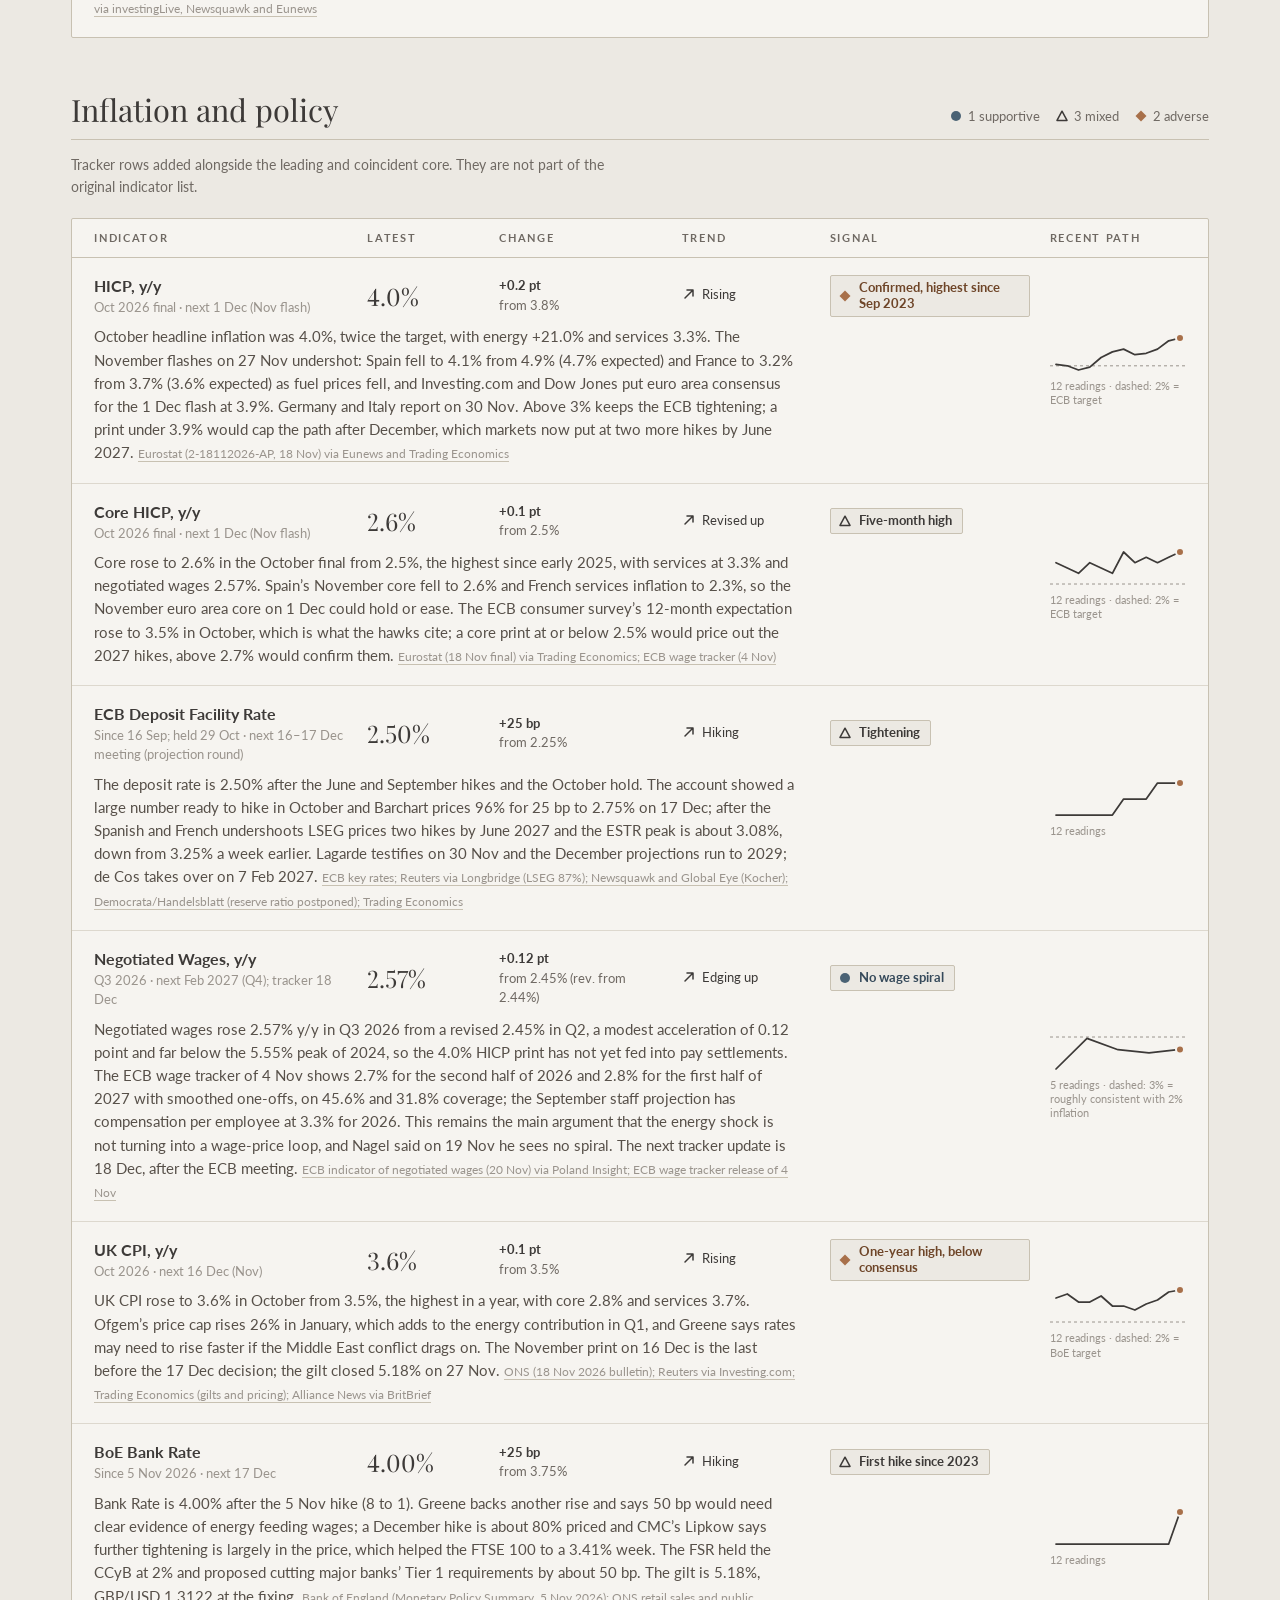
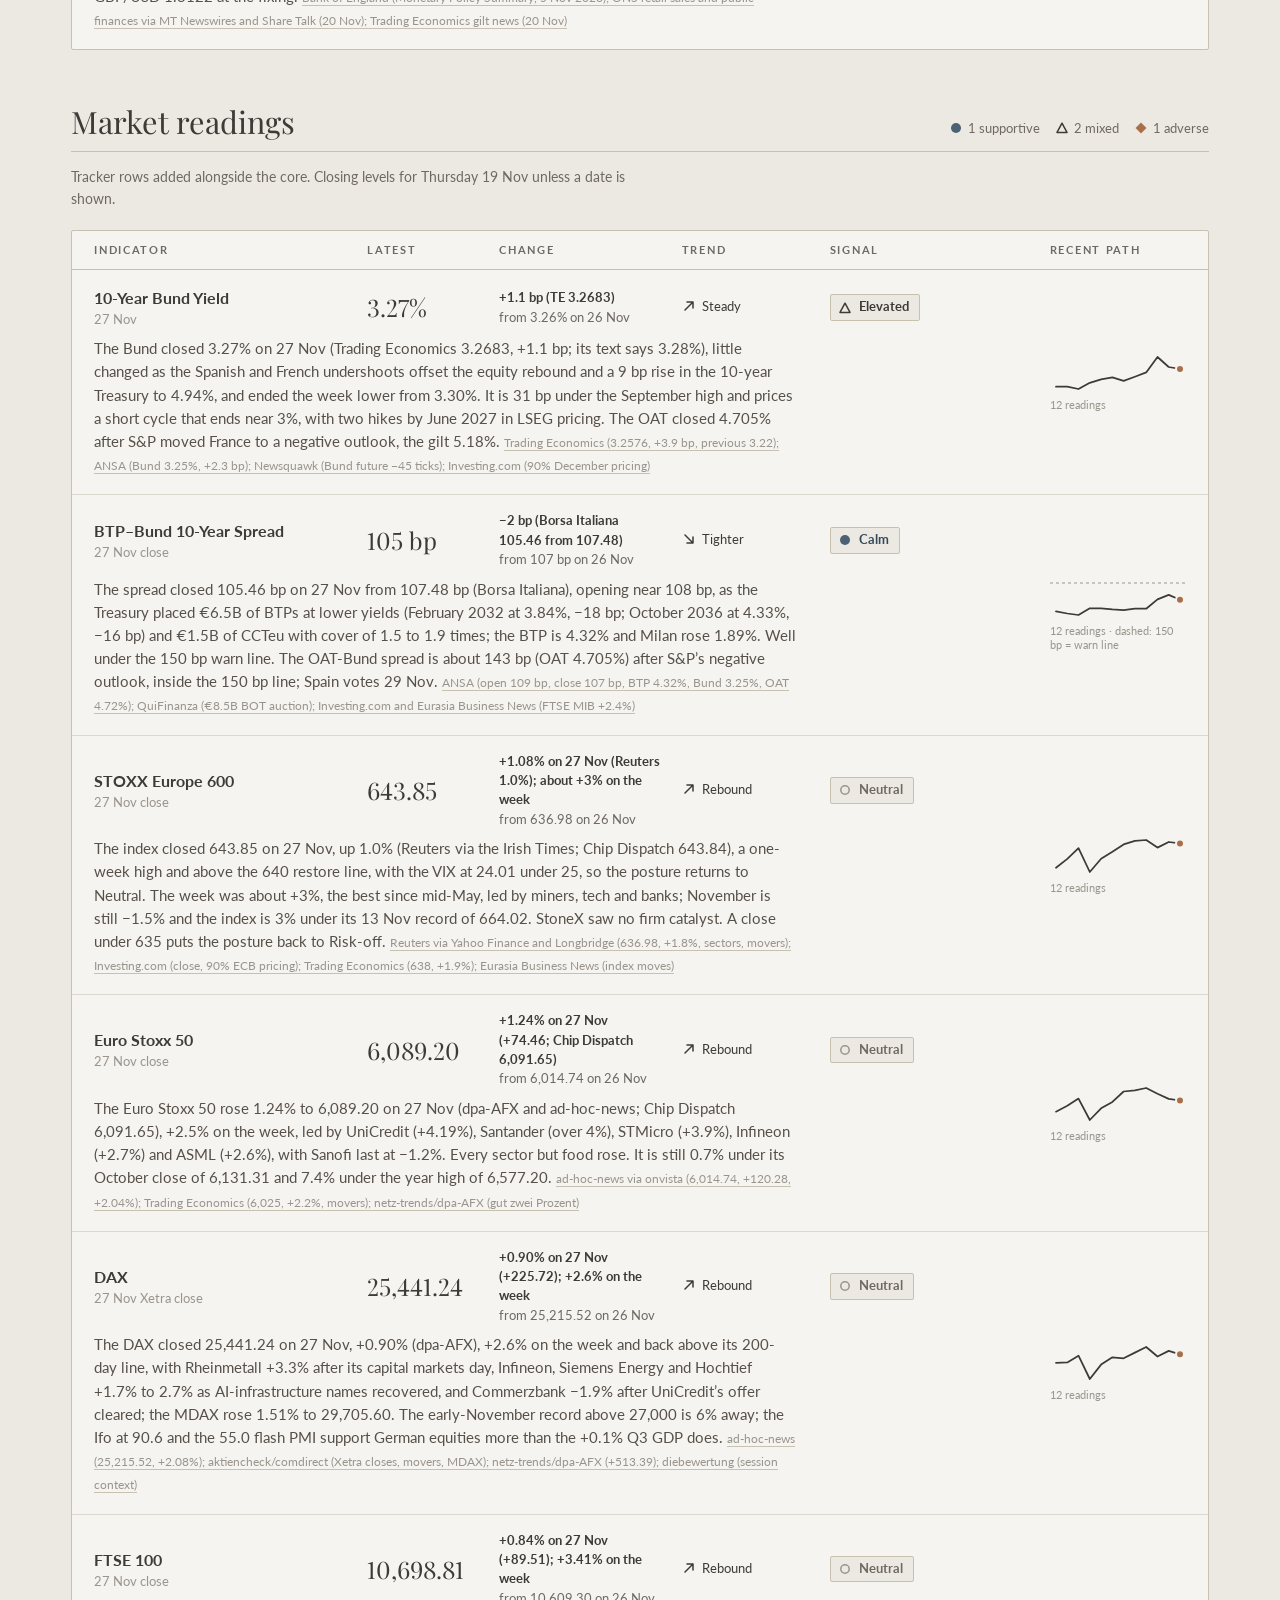
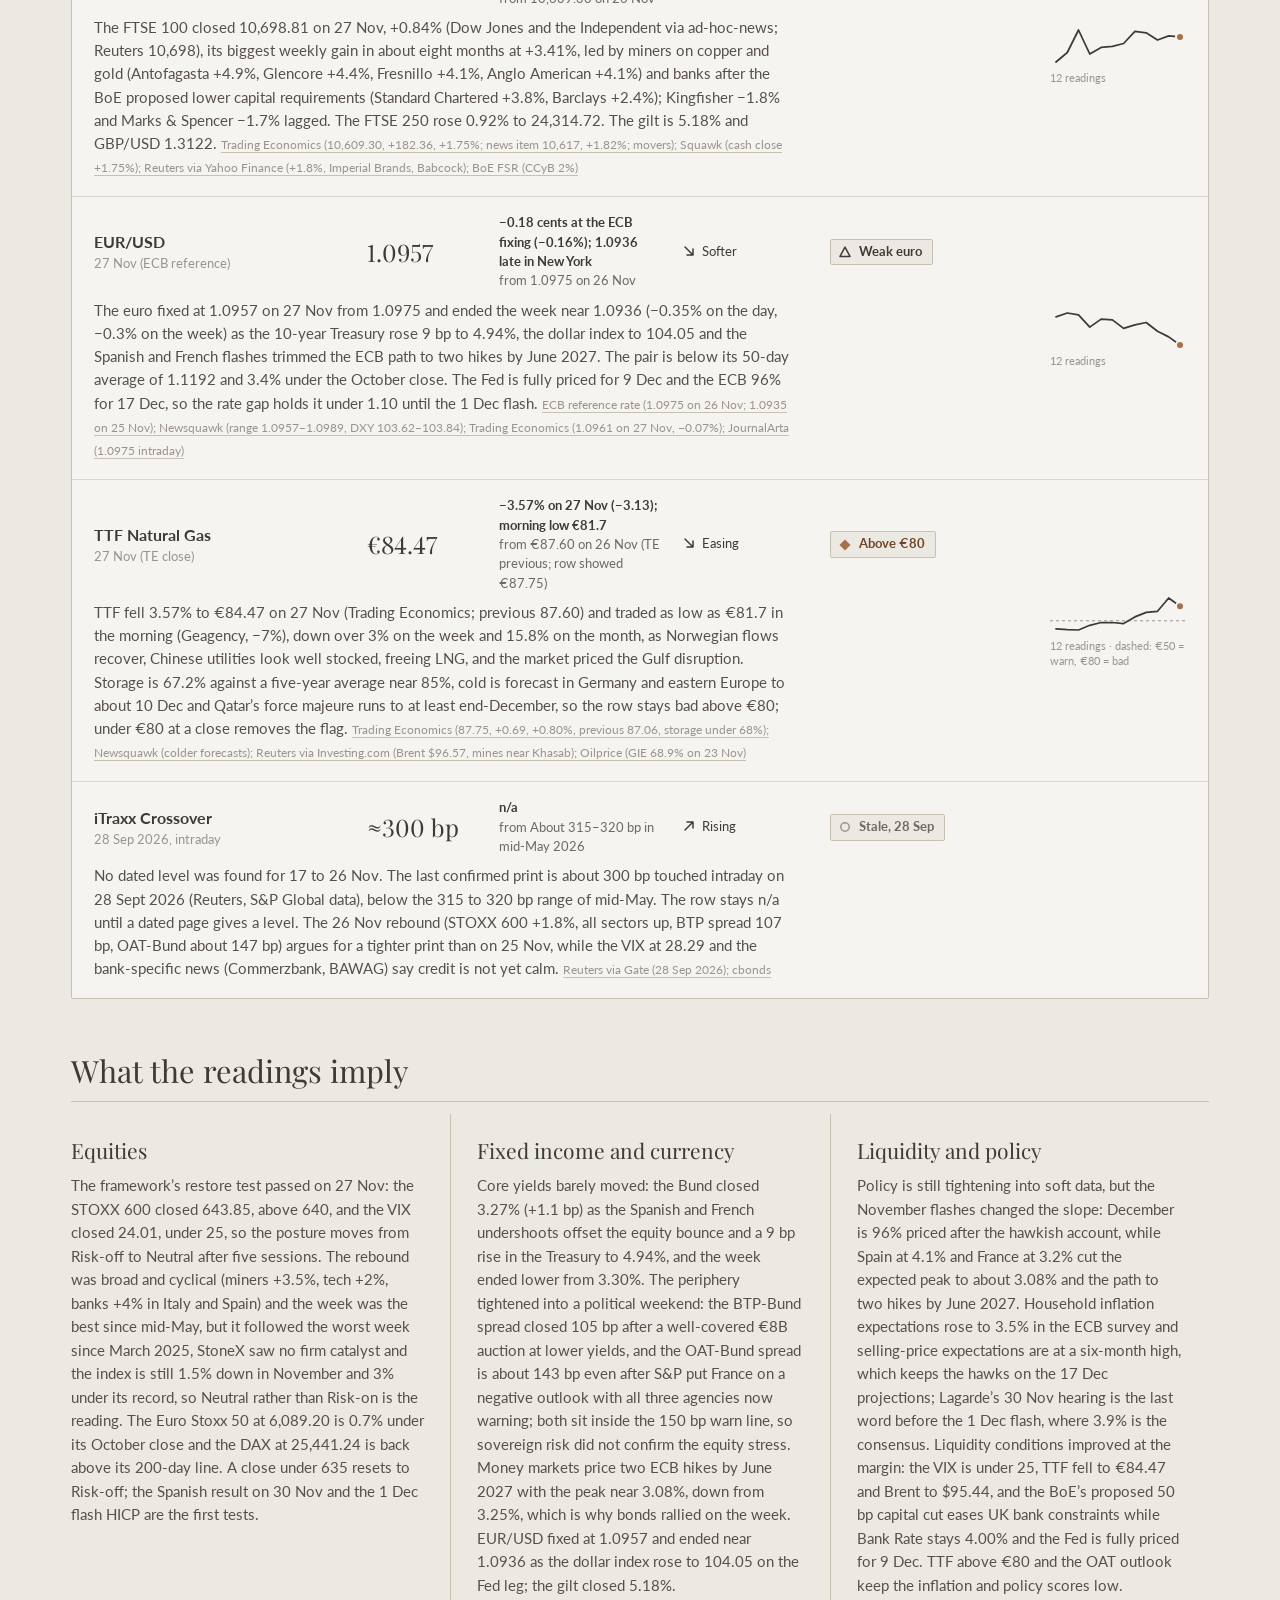
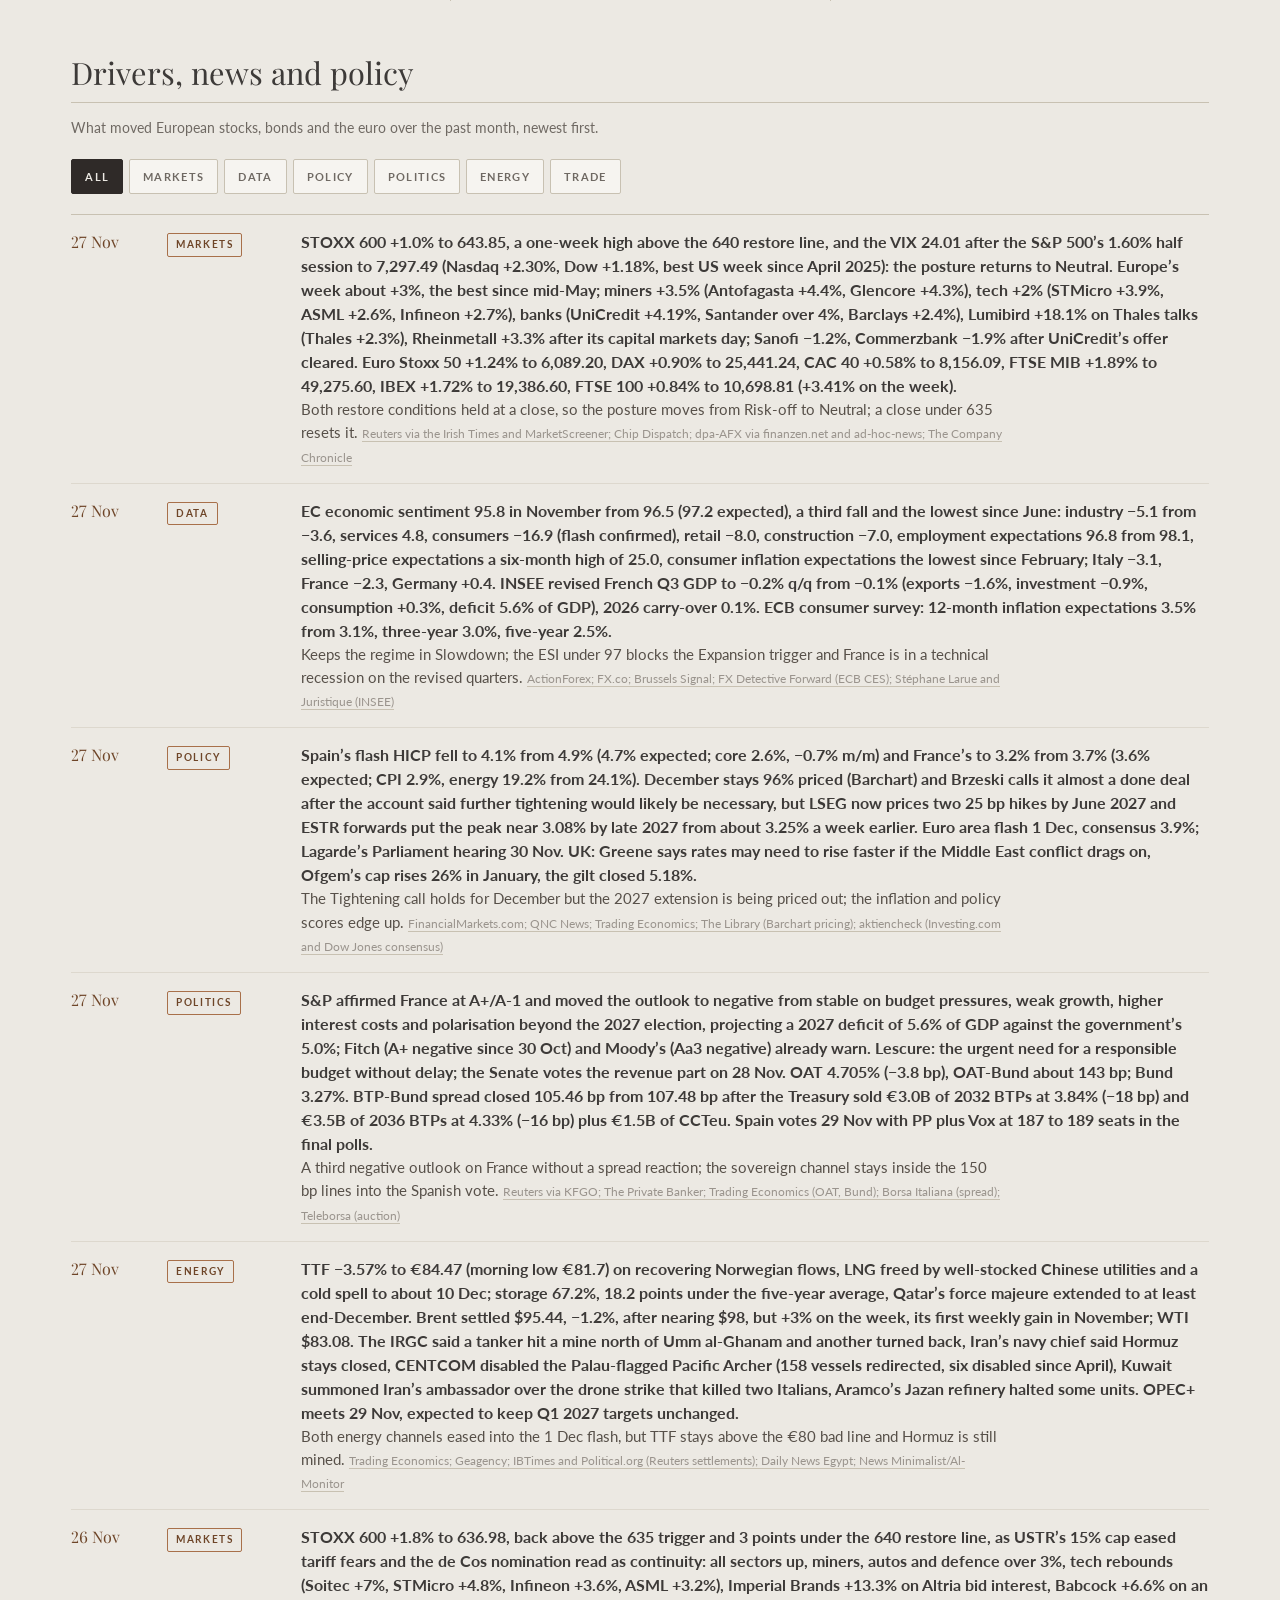
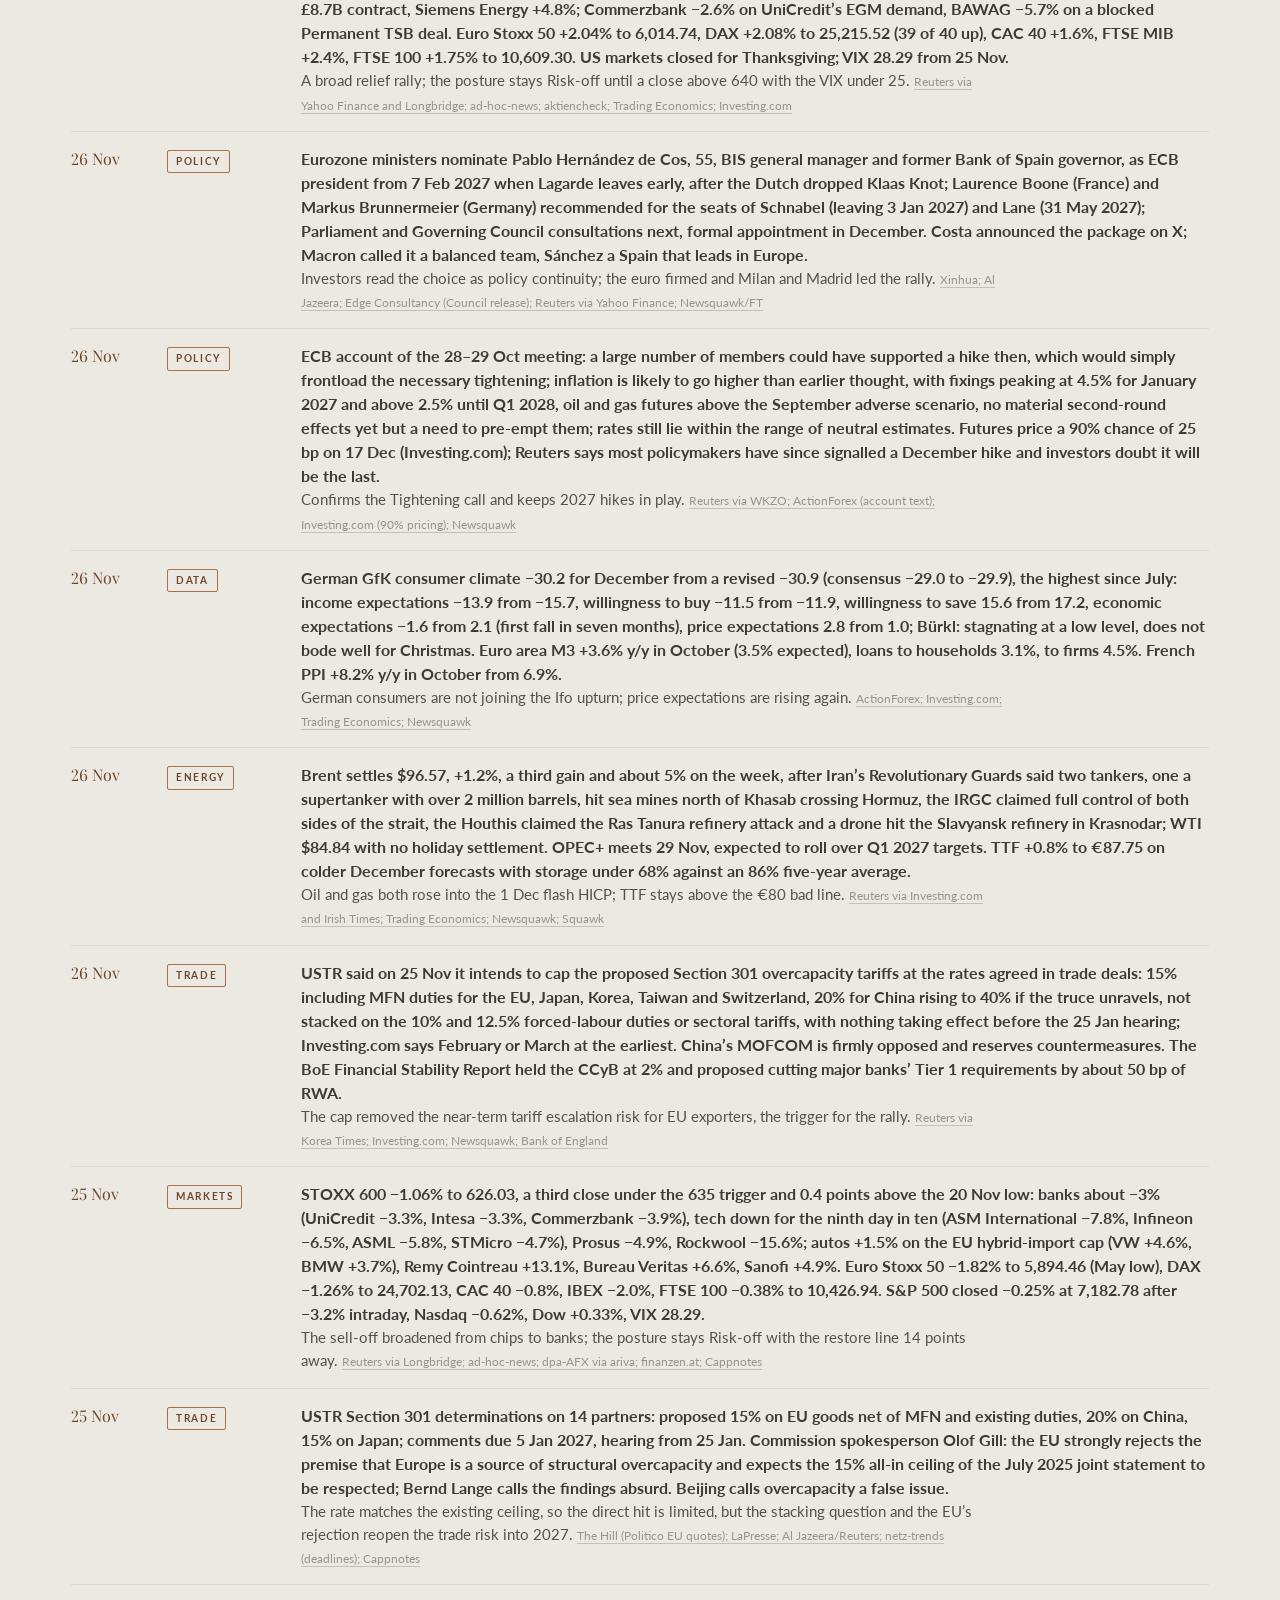
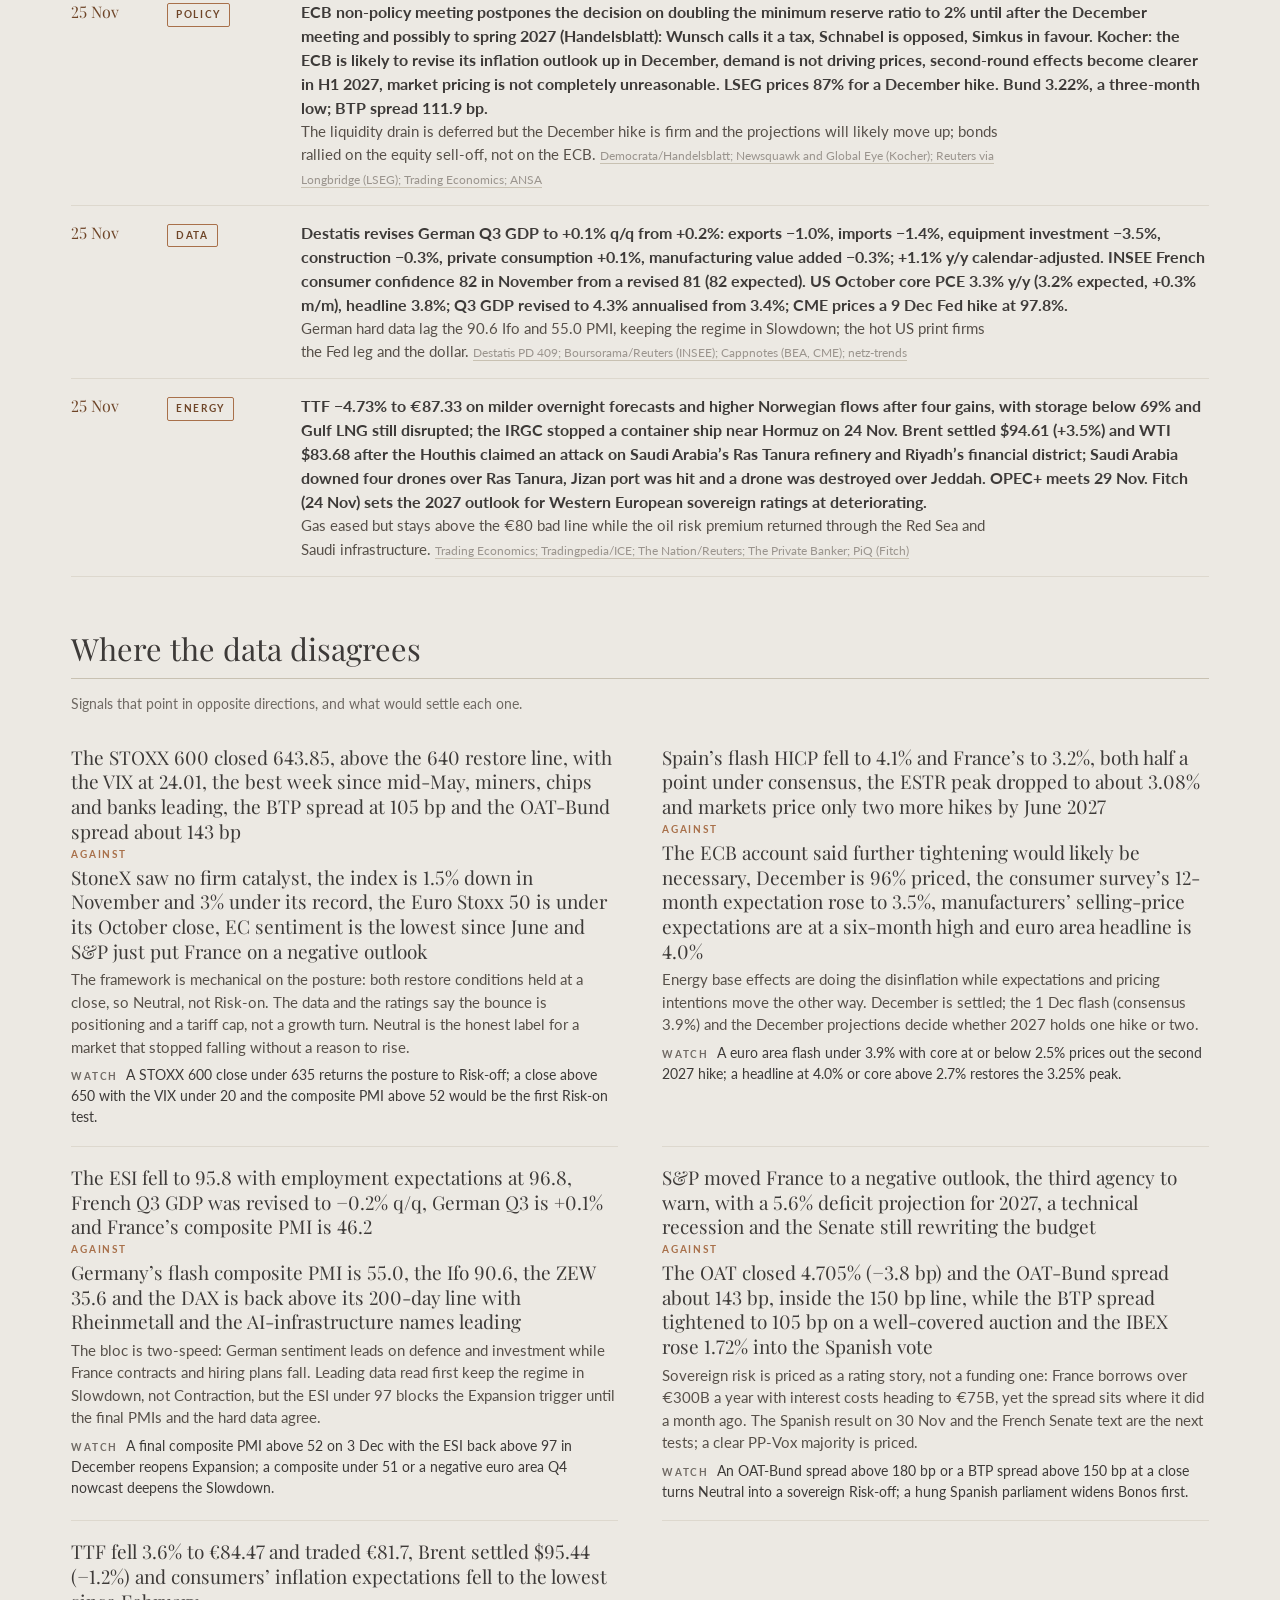
<file: europe.html>
<!doctype html>
<html lang="en" dir="ltr">
<head>
<meta charset="utf-8">
<meta name="viewport" content="width=device-width, initial-scale=1, viewport-fit=cover">
<title>Europe Macro Pulse — The European Economy at a Glance | Awraq Capital</title>
<meta name="description" content="Awraq Capital's read of the euro area and the UK: PMIs, confidence, inflation, the ECB and the Bank of England, sovereign spreads and energy, the news behind the market, the last 12 readings and five years of history.">
<link rel="canonical" href="https://pulse.awraqcapital.com/europe.html">
<meta property="og:type" content="website">
<meta property="og:site_name" content="Awraq Capital">
<meta property="og:url" content="https://pulse.awraqcapital.com/europe.html">
<meta property="og:title" content="Europe Macro Pulse. Leading signals first. | Awraq Capital">
<meta property="og:description" content="Awraq Capital's read of the euro area and the UK: PMIs, confidence, inflation, the ECB and the Bank of England, sovereign spreads and energy, the news behind the market, the last 12 readings and five years of history.">
<meta property="og:image" content="https://pulse.awraqcapital.com/assets/og.jpg">
<meta name="twitter:card" content="summary">
<meta name="theme-color" content="#2F2A28">
<link rel="icon" type="image/png" href="assets/favicon.png">
<script>document.documentElement.classList.add('js')</script>
<link rel="preconnect" href="https://fonts.googleapis.com">
<link rel="preconnect" href="https://fonts.gstatic.com" crossorigin>
<link rel="stylesheet" href="https://fonts.googleapis.com/css2?family=Playfair+Display:ital,wght@0,400;0,500;1,400&family=Lato:ital,wght@0,300;0,400;0,700;1,400&display=swap">
<link rel="stylesheet" href="assets/pulse.css">
<script>window.PULSE_PAGE = {"code": "eu", "what": "European stocks, bonds and the euro", "cbName": "ECB stance", "refresh": "Refreshed after each European close"};</script>
</head>
<body>

<header class="nav" id="nav">
  <a class="logo" data-aws-logo href="https://awraqcapital.com/" aria-label="Awraq Capital — home">
    <img class="l-light" src="assets/logo-light.png" alt="Awraq Capital — أوراق العالم" width="520" height="201">
    <img class="l-dark" src="assets/logo-dark.png" alt="" width="520" height="201" aria-hidden="true">
  </a>
  <nav class="links" aria-label="Macro Pulse dashboards">
    <a href="index.html">Global</a><a href="us.html">US</a><a href="china.html">China</a><a href="japan.html">Japan</a><a href="europe.html" class="on" aria-current="page">Europe</a>
    <a class="cta" href="mailto:contact@awraqcapital.com?subject=Europe%20Macro%20Pulse">Talk to us</a>
  </nav>
</header>

<section class="hero" id="top">
  <div class="globe" aria-hidden="true"></div>
  <div class="in">
    <div class="eyebrow" data-r style="--i:0"><span>Europe Macro Pulse</span><span id="heroDate"></span></div>
    <h1 data-r style="--i:1">Where Europe's economy stands. <em>Leading signals first.</em></h1>
    <p class="lead" data-r style="--i:2">The HCOB PMIs and confidence surveys set the direction, output and employment confirm it, and Bunds, spreads and gas prices price it. This page tracks the euro area with the UK alongside, with the policy and political moves behind each shift and five years of history for context.</p>
    <p class="read" id="heroRead" data-r style="--i:3" hidden></p>
    <div class="stats" id="heroStats" data-r style="--i:4" aria-live="polite">
      <div><div class="lbl">Regime</div><div class="big">&nbsp;</div><p>Loading the latest read.</p></div>
      <div><div class="lbl">Risk posture</div><div class="big">&nbsp;</div><p>&nbsp;</p></div>
      <div><div class="lbl">ECB stance</div><div class="big">&nbsp;</div><p>&nbsp;</p></div>
    </div>
    <div class="stamp" id="stamp" data-r style="--i:5"></div>
  </div>
</section>

<div class="tabbar">
  <div class="in">
    <div class="tabs" role="tablist" aria-label="Views">
      <button type="button" role="tab" id="tab-latest" data-tab="latest" aria-selected="true" aria-controls="app">Latest</button>
      <button type="button" role="tab" id="tab-recent" data-tab="recent" aria-selected="false" aria-controls="app">Recent history<small>6 to 12 readings</small></button>
      <button type="button" role="tab" id="tab-five" data-tab="five-year" aria-selected="false" aria-controls="app">Five-year view<small>the big picture</small></button>
    </div>
  </div>
</div>

<main>
  <div class="in">
    <div id="app" class="panel" role="tabpanel" aria-labelledby="tab-latest">
      <div class="state"><h2>Loading the latest reading</h2><p>One moment.</p></div>
    </div>
  </div>

  <section class="family" id="family">
    <div class="in">
      <div class="fam-head"><span class="eyebrow">Macro Pulse</span><h2>Five pages, <em>one framework.</em></h2></div>
      <div class="fam-grid">
        <a href="index.html"><b>Global</b><span>Invest, hold or wait. World scores, the risk monitor and how shocks travel.</span></a>
        <a href="us.html"><b>United States</b><span>ISM, sentiment, jobs, the Fed and Treasuries.</span></a>
        <a href="china.html"><b>China</b><span>PMIs, property, trade, deflation and the PBoC.</span></a>
        <a href="japan.html"><b>Japan</b><span>Tankan, wages, the BoJ, JGBs and the yen.</span></a>
        <a href="europe.html" class="here"><b>Europe</b><span>HCOB PMIs, HICP, the ECB, spreads and gas.</span></a>
      </div>
    </div>
  </section>

  <section class="why" id="why">
    <div class="in">
      <div class="two">
        <div>
          <div class="eyebrow">Why it matters in Riyadh</div>
          <h2>Europe buys the Gulf's energy. <em>Its banks fund the Gulf's projects.</em></h2>
        </div>
        <div>
          <p>Europe is the marginal buyer of rerouted Gulf crude and Qatari LNG, European banks and insurers are core lenders and sukuk investors in Saudi projects, and the euro sets the second leg of the dollar. Awraq Capital reads these signals to time and structure capital for developers, landowners and companies.</p>
          <div class="acts">
            <a class="btn primary" href="https://awraqcapital.com/financing.html">Financing solutions</a>
            <a class="btn" href="https://awraqcapital.com/sukuk.html">Sukuk advisory</a>
          </div>
        </div>
      </div>
    </div>
  </section>

  <section class="notice-sec" id="notice" aria-labelledby="noticeH">
    <div class="in">
      <h3 id="noticeH">Important notice</h3>
      <div class="notice-grid">
        <p><b>General information only</b>This page summarises publicly reported economic and market data and Awraq Capital's reading of it. It is not investment, legal, tax or accounting advice, and it is not an offer or an invitation to buy or sell any security or financial product.</p>
        <p><b>No recommendation</b>Nothing here is a recommendation to take or avoid any position. Regime, posture, decision and signal labels describe conditions under a fixed indicator framework. They are not forecasts, and past readings are not a guide to future results.</p>
        <p><b>Data and timing</b>Figures come from the public sources linked beside each reading and are shown as reported on the dates stated. They can be revised by the issuing agency, and market levels are closing or latest-available values, not live prices. Awraq Capital does not guarantee their accuracy or completeness.</p>
        <p><b>Third-party data</b>Index names and data series remain the property of their respective owners, including Eurostat, the European Central Bank, the Bank of England, the Office for National Statistics, S&amp;P Global, HCOB, ZEW, the Ifo Institute, STOXX and FTSE Russell. They are referenced here for information, with links to the source.</p>
      </div>
    </div>
  </section>
</main>

<footer class="site-foot">
  <div class="fin">
    <div class="ftop">
      <img src="assets/logo-light.png" alt="Awraq Capital — أوراق العالم" width="520" height="201">
      <div class="contact">
        <b>Get in touch</b>
        <div><span class="pre">E.</span><a href="mailto:contact@awraqcapital.com" translate="no">contact@awraqcapital.com</a></div>
        <div><span class="pre">T.</span><span>+966.530.530.510</span></div>
        <div><span class="pre">W.</span><a href="https://awraqcapital.com/" translate="no">awraqcapital.com</a></div>
      </div>
      <div class="contact">
        <b>Awraq Capital</b>
        <div>5008 Kingdom Tower, RHOB 2239 – Urubah Rd, Olaya District, Riyadh 12239</div>
        <div>Awraq Alalem Financial Co. — Single Person Company</div>
        <div>Unified National Number 7033577227</div>
      </div>
    </div>
    <div class="disclosure">
      <span>General information only. Not investment advice or an offer of securities; see the <a href="#notice">important notice</a>. © 2026 Awraq Alalem Financial Co. All rights reserved.</span>
      <span class="bl">Structured with discipline. Aligned by ownership.</span>
    </div>
  </div>
</footer>
<div id="tip" hidden></div>

<script src="assets/site.js" defer></script>
<script src="assets/region.js"></script>
</body>
</html>
</file>
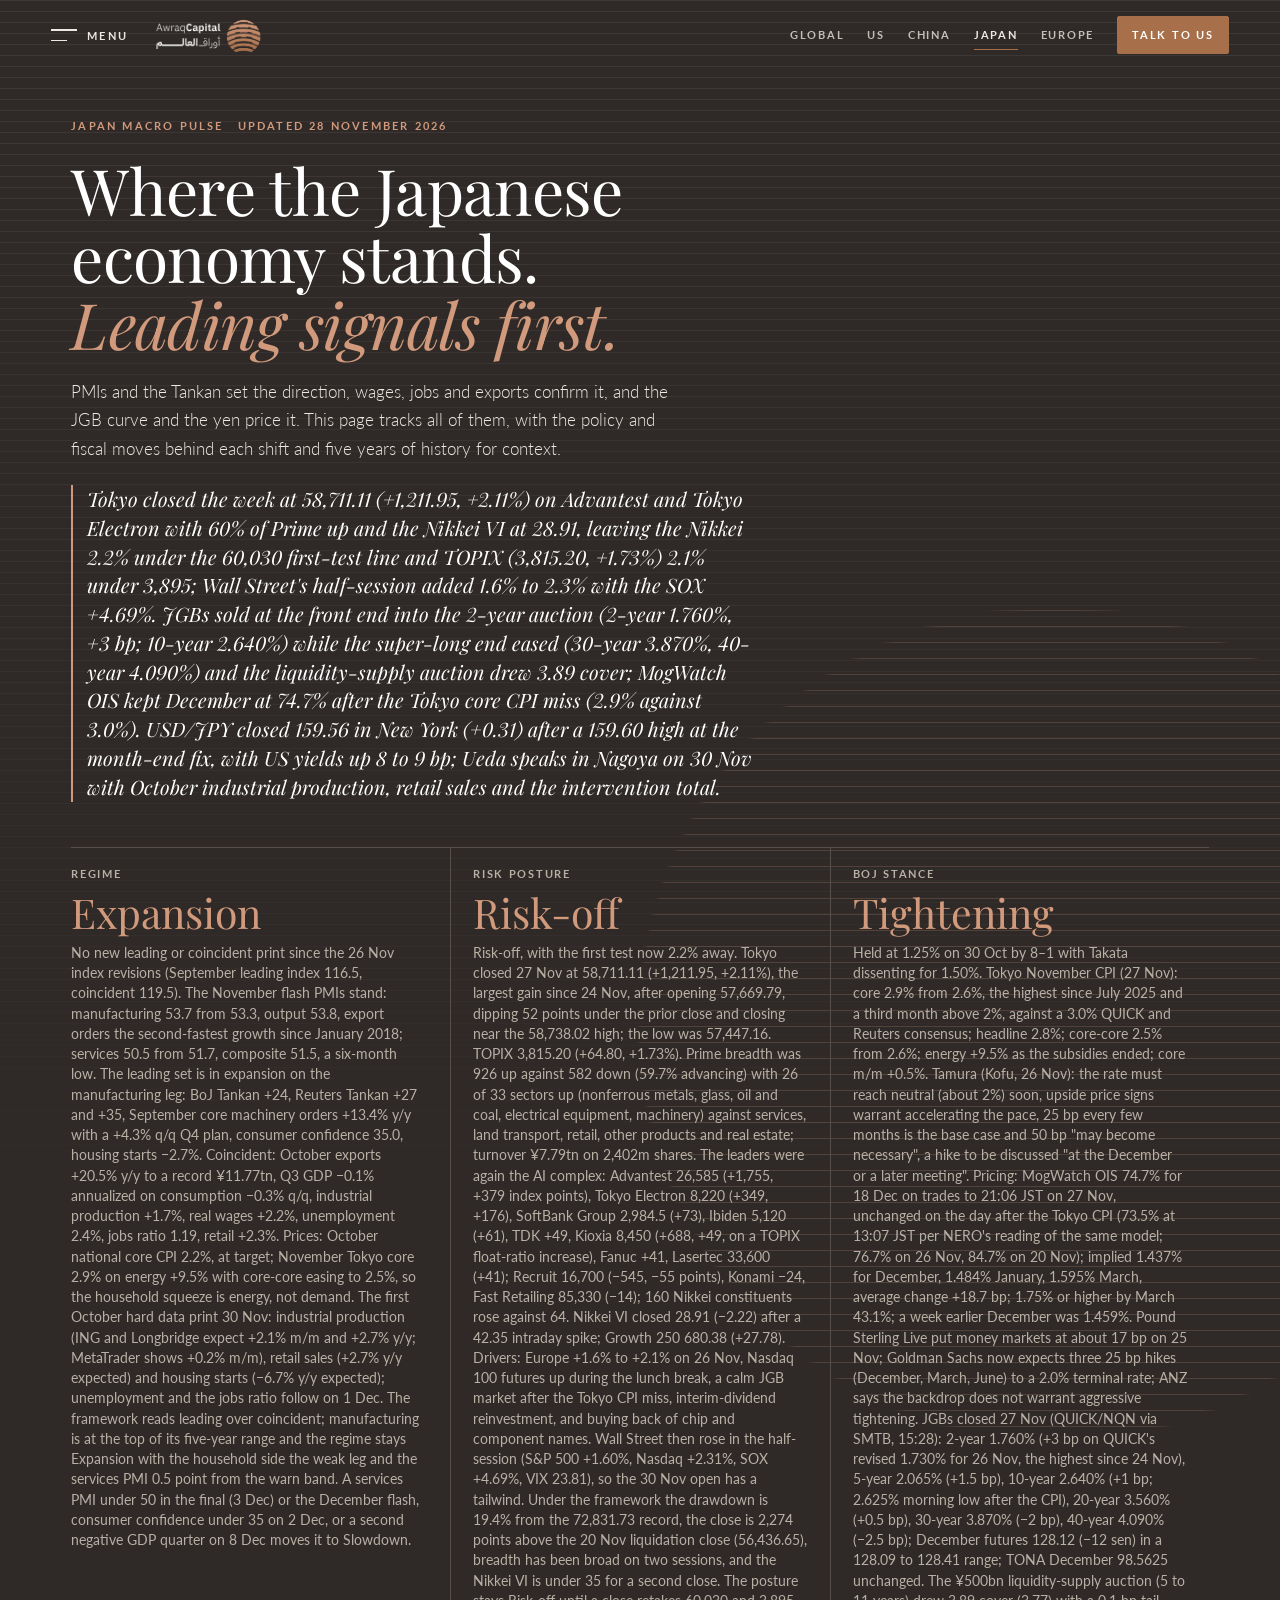
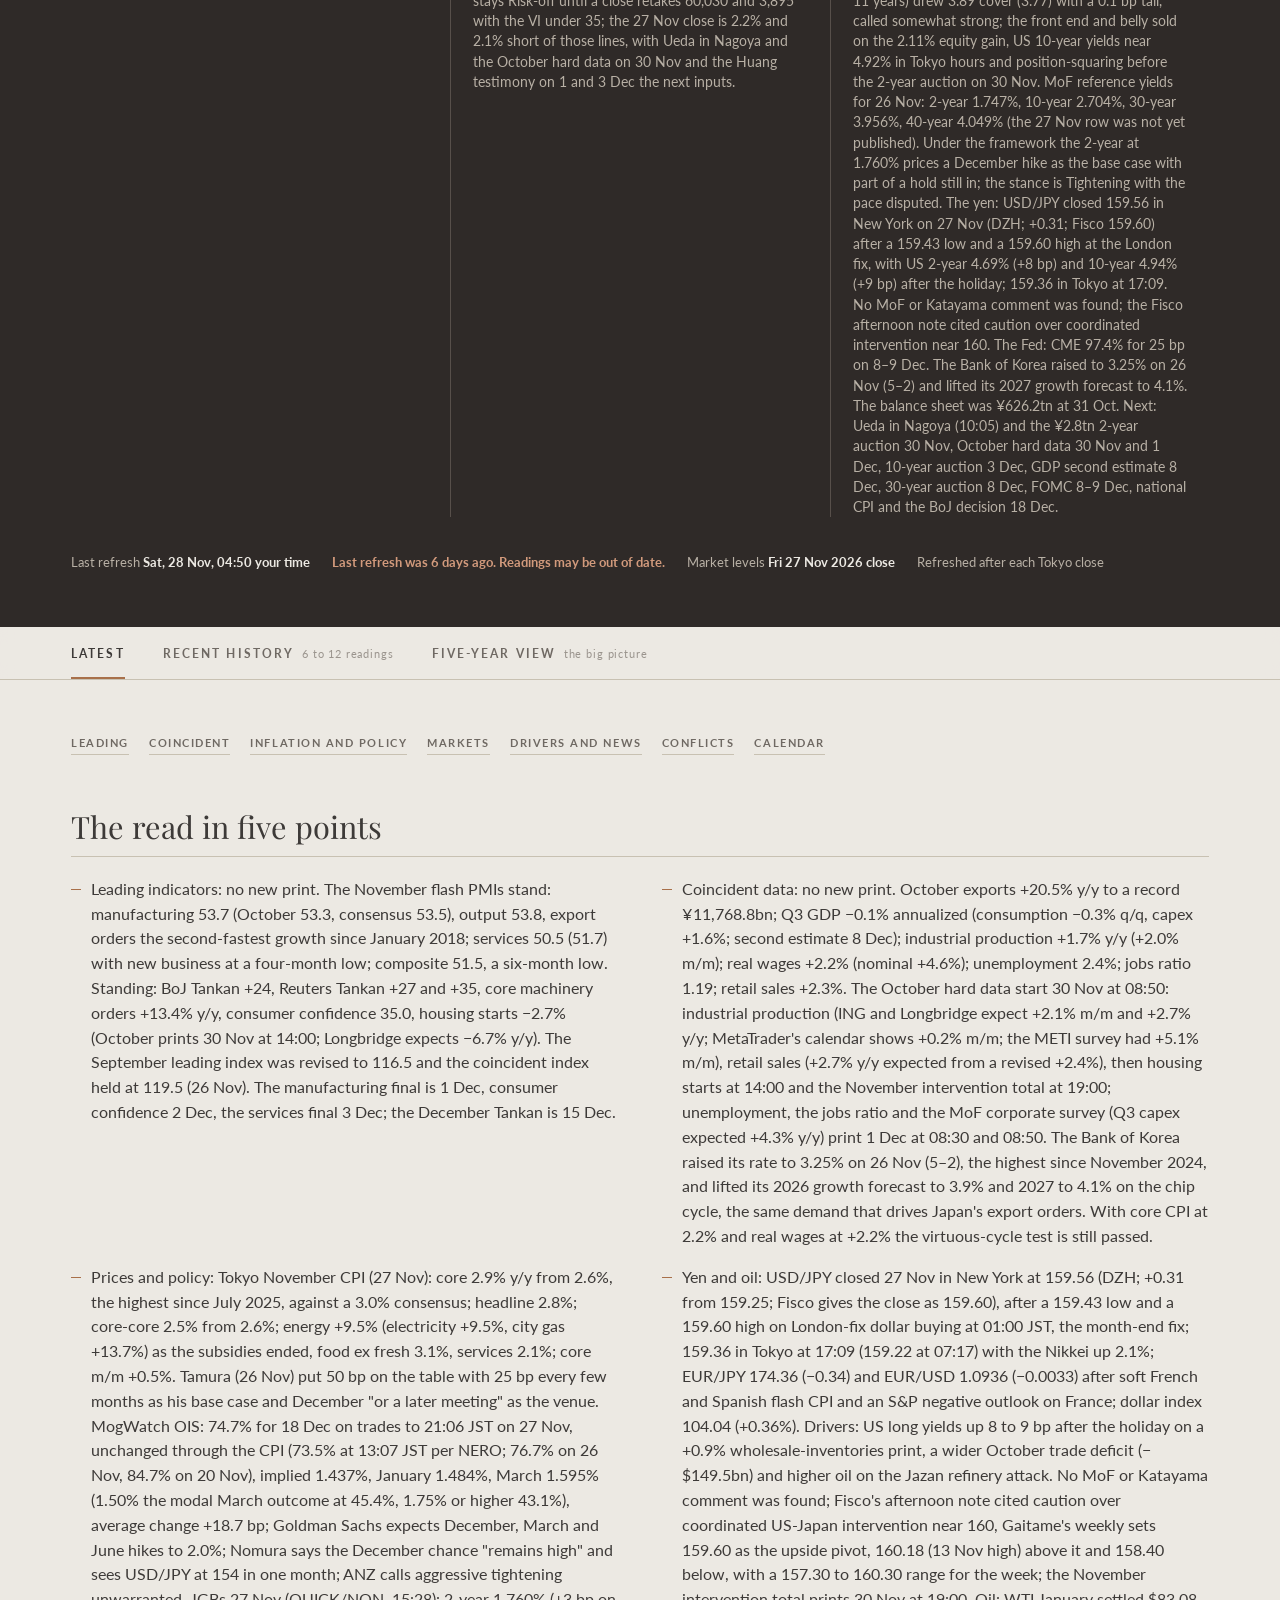
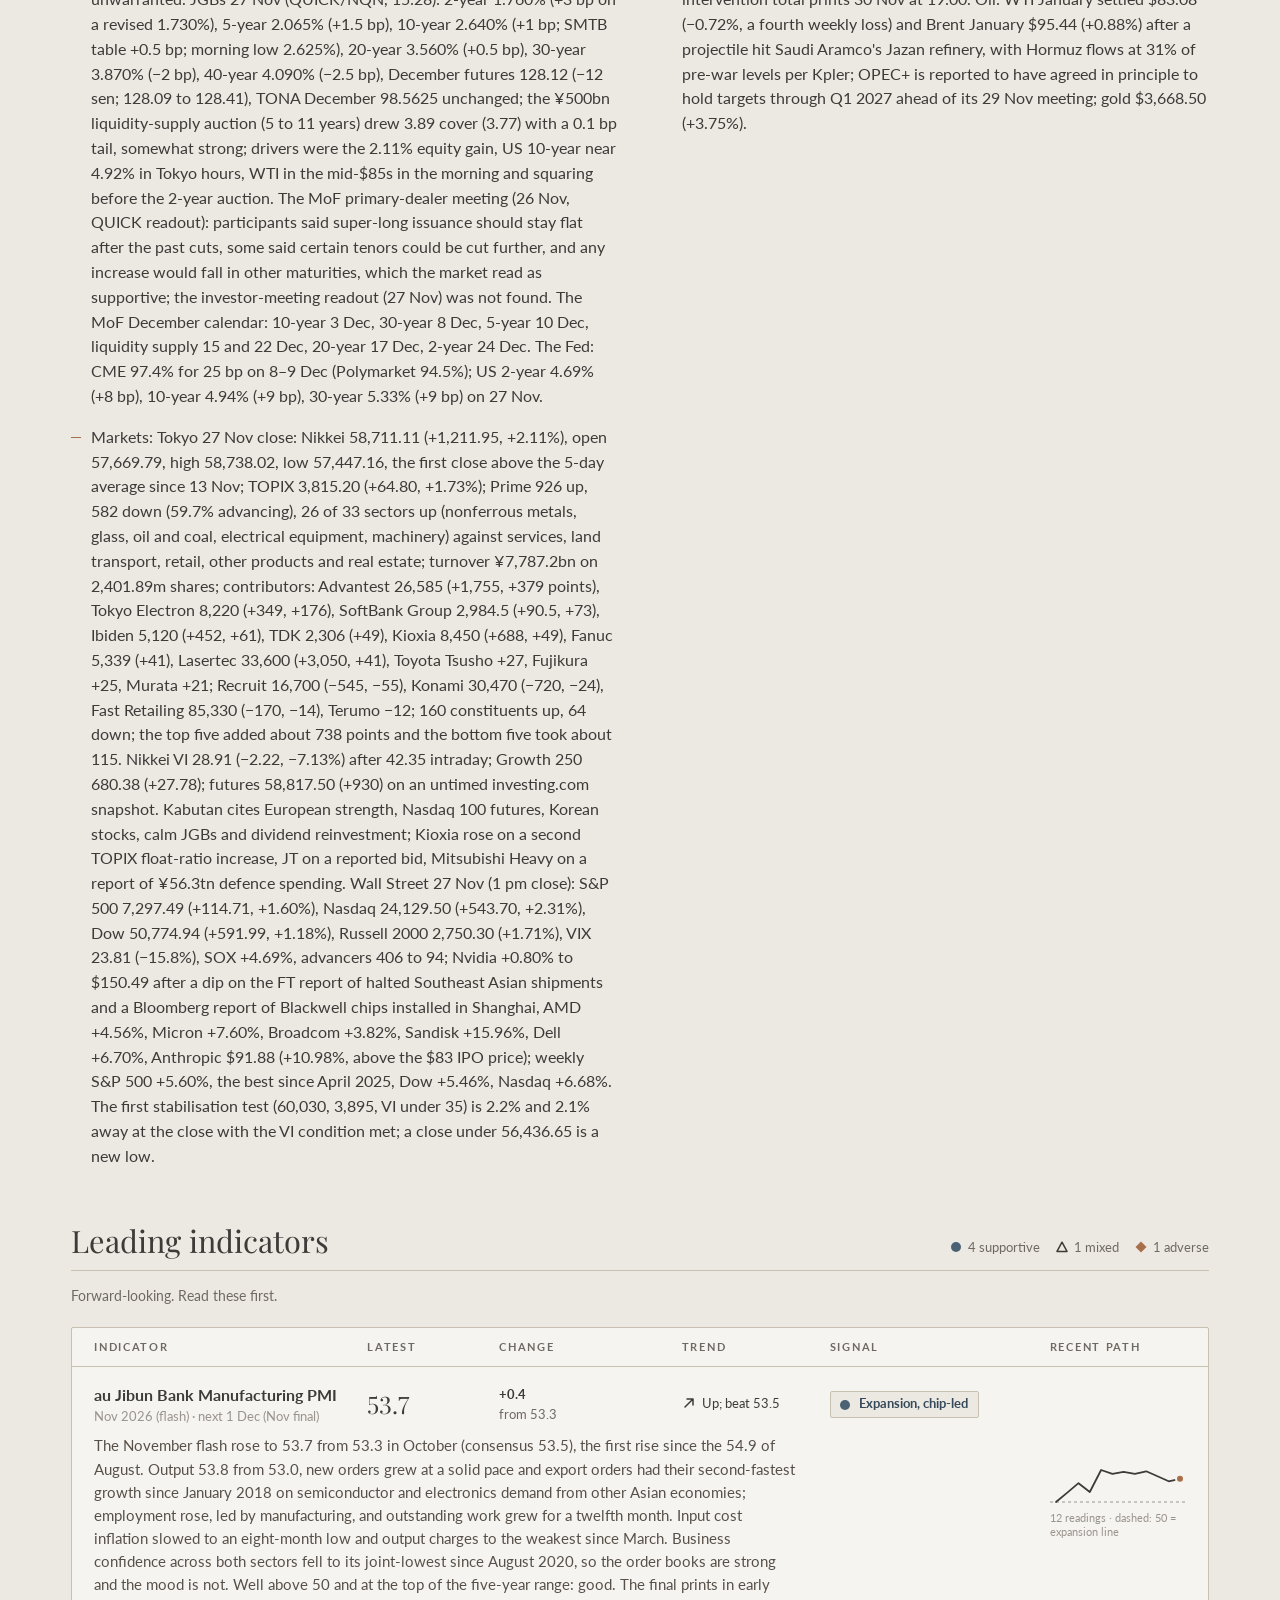
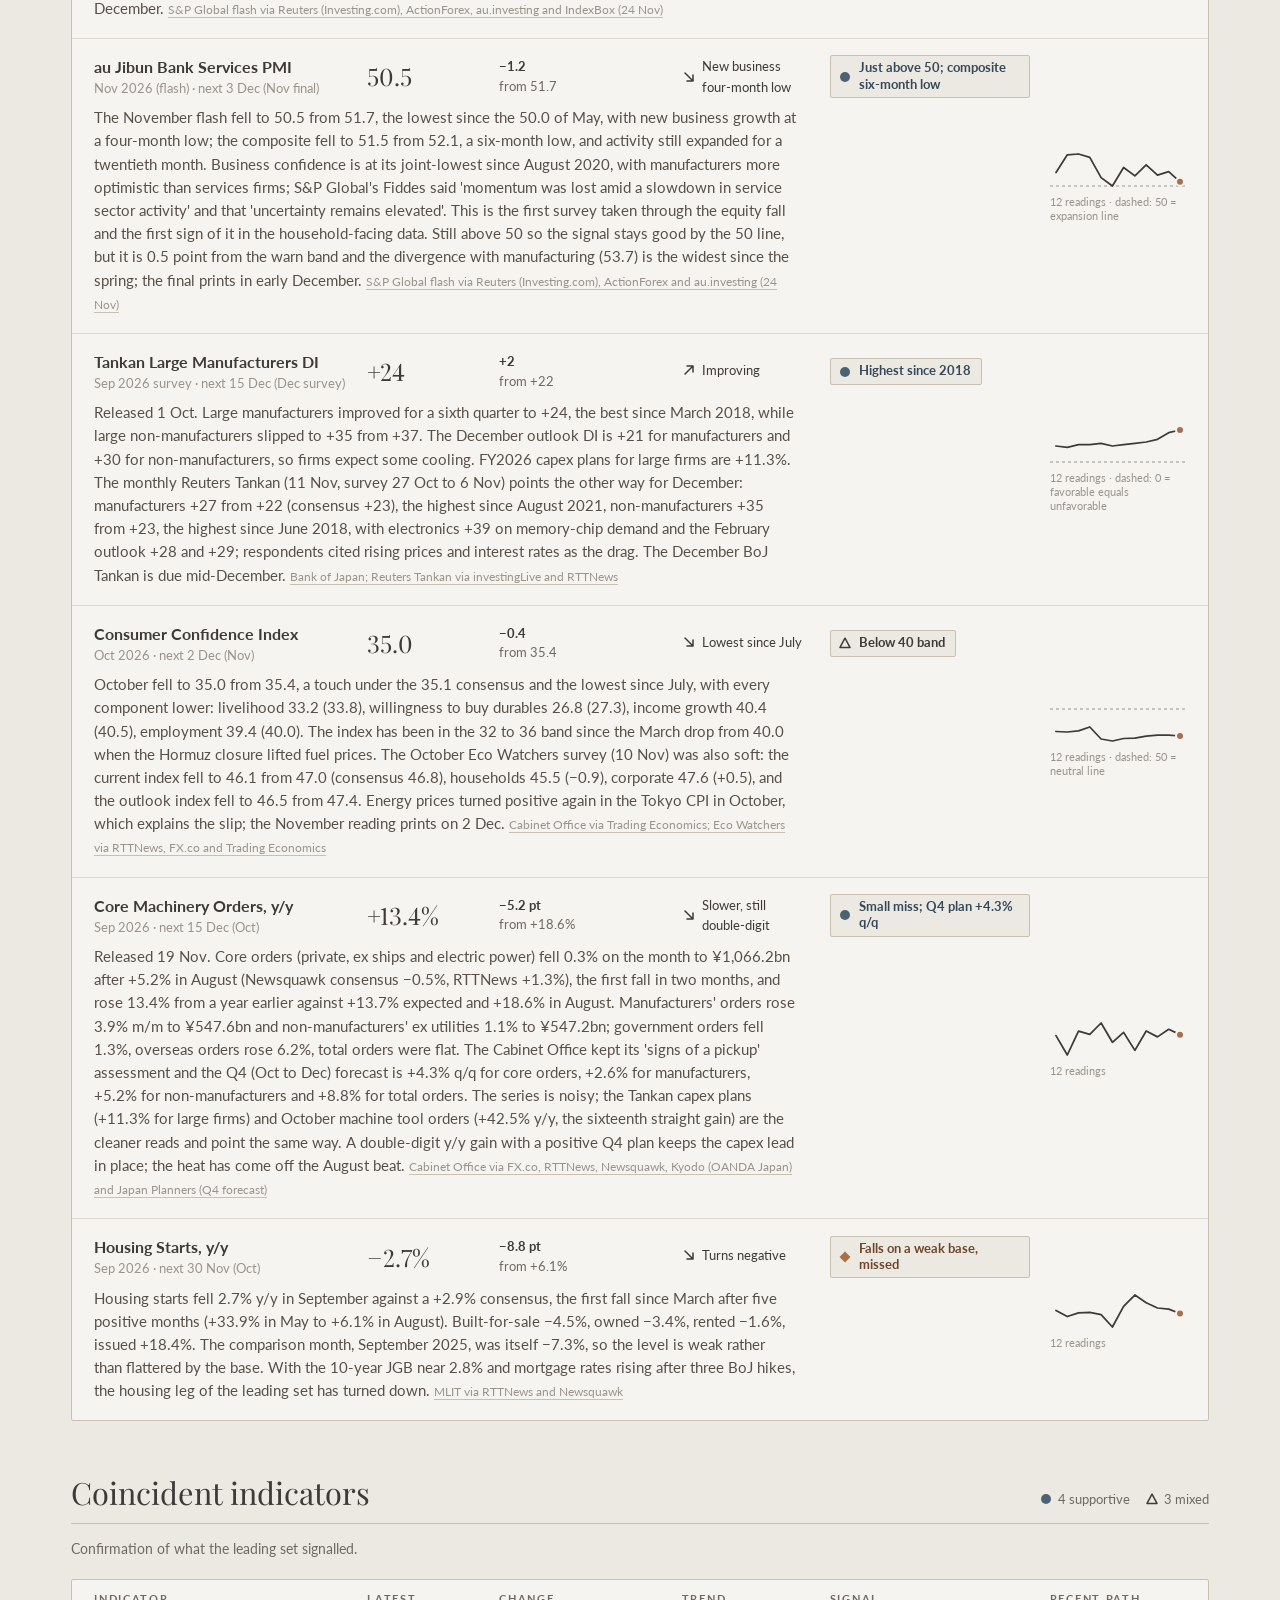
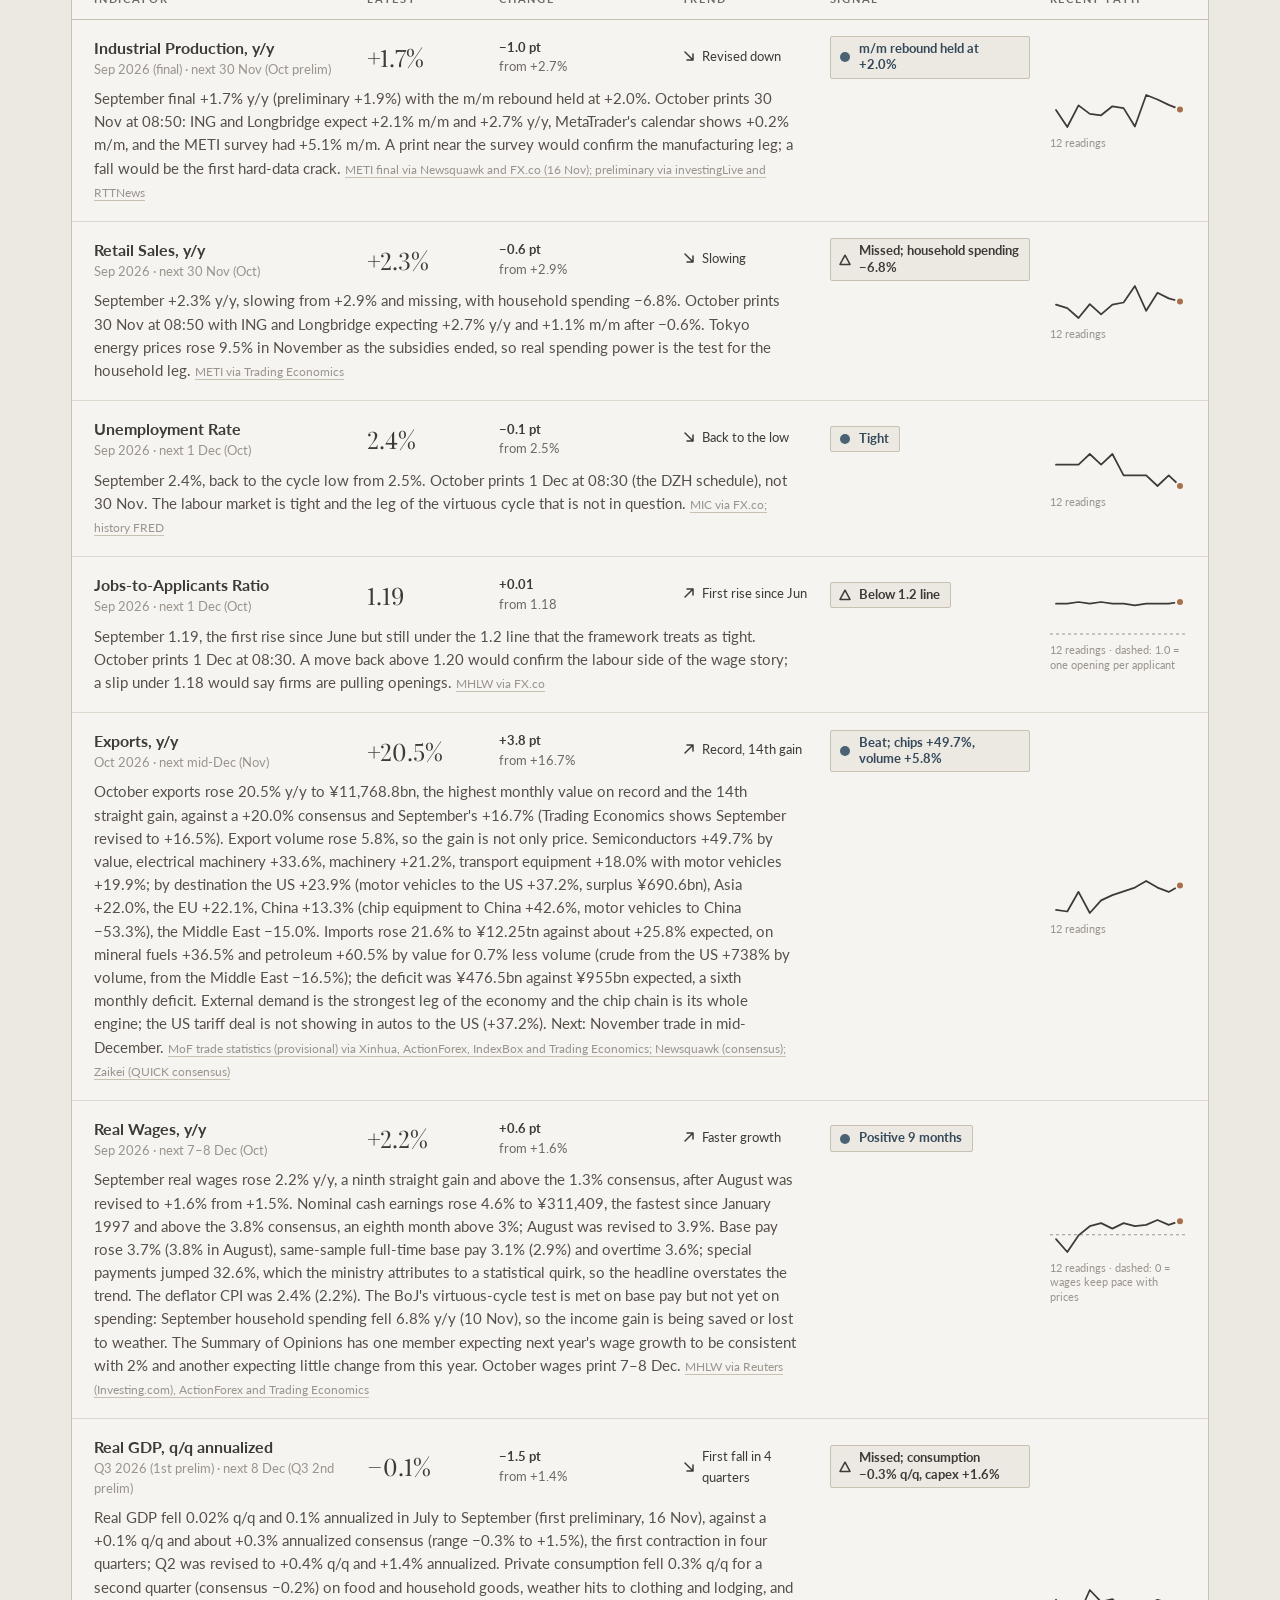
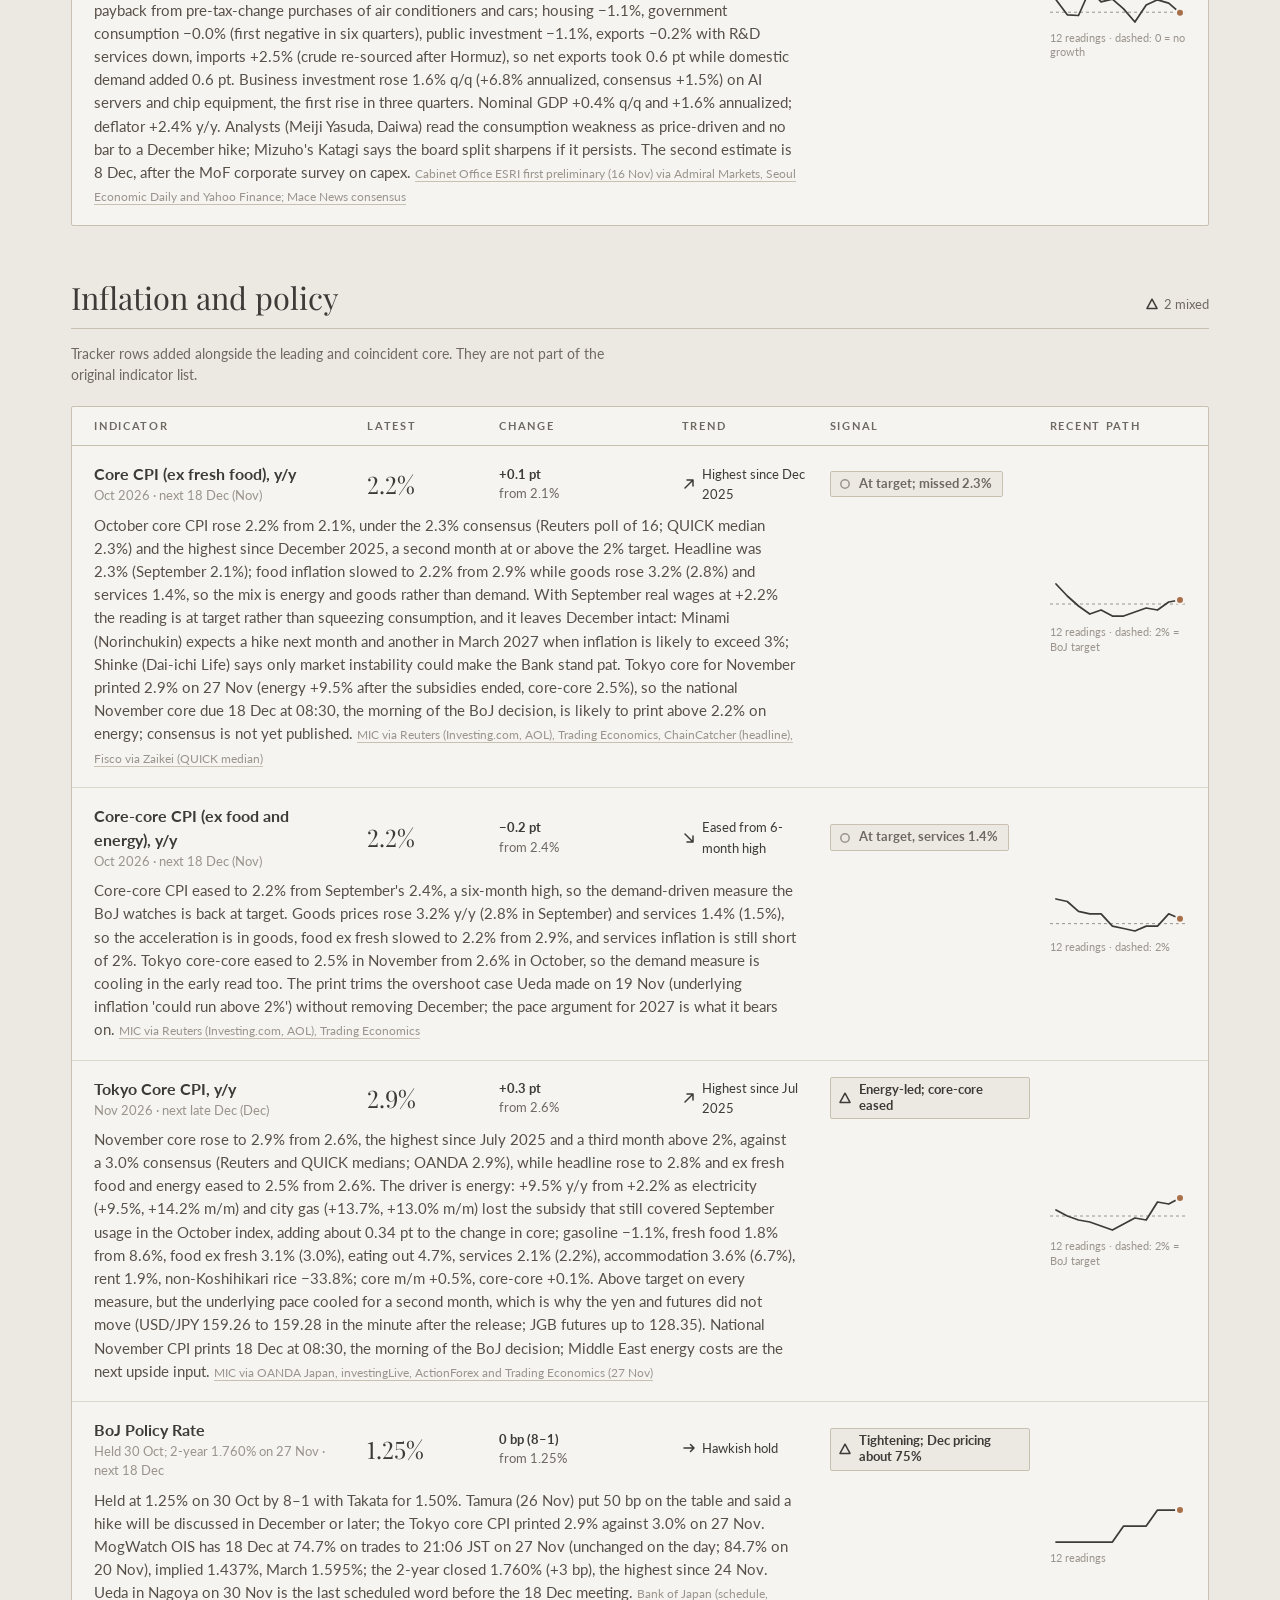
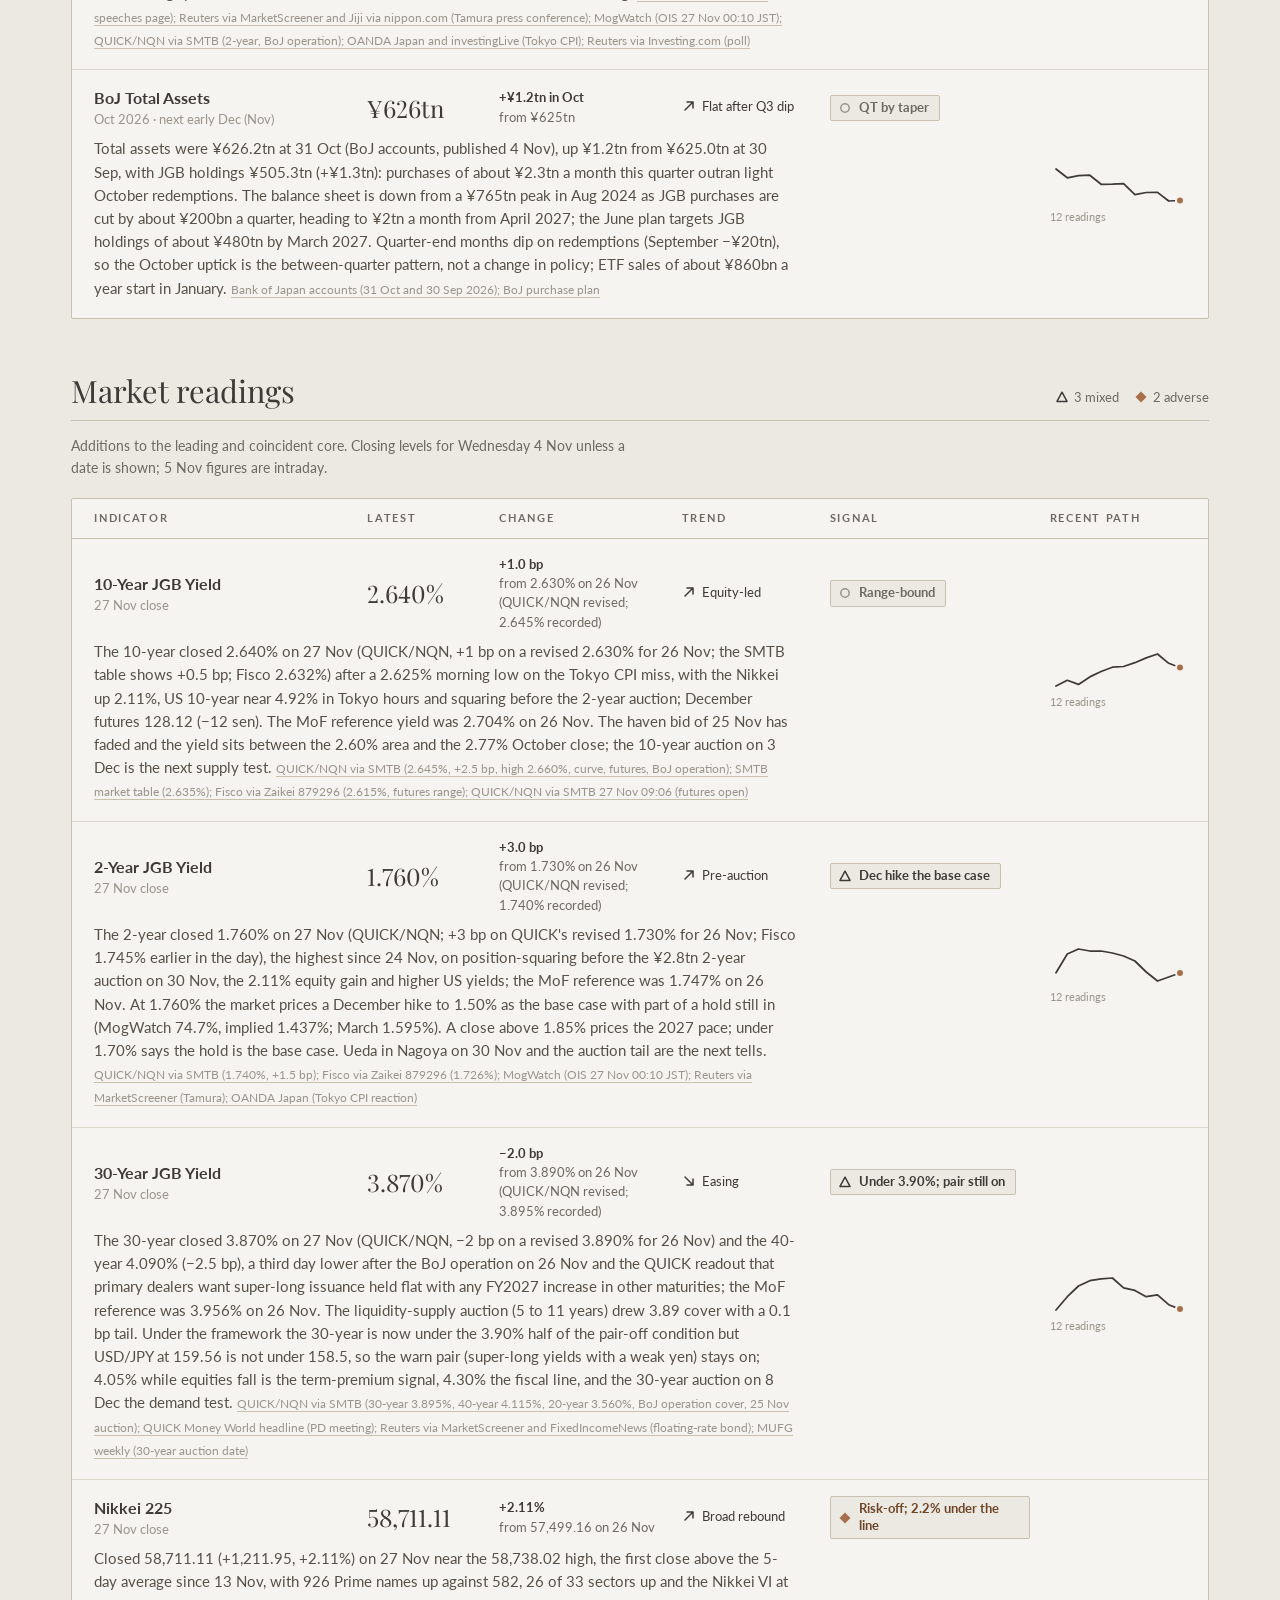
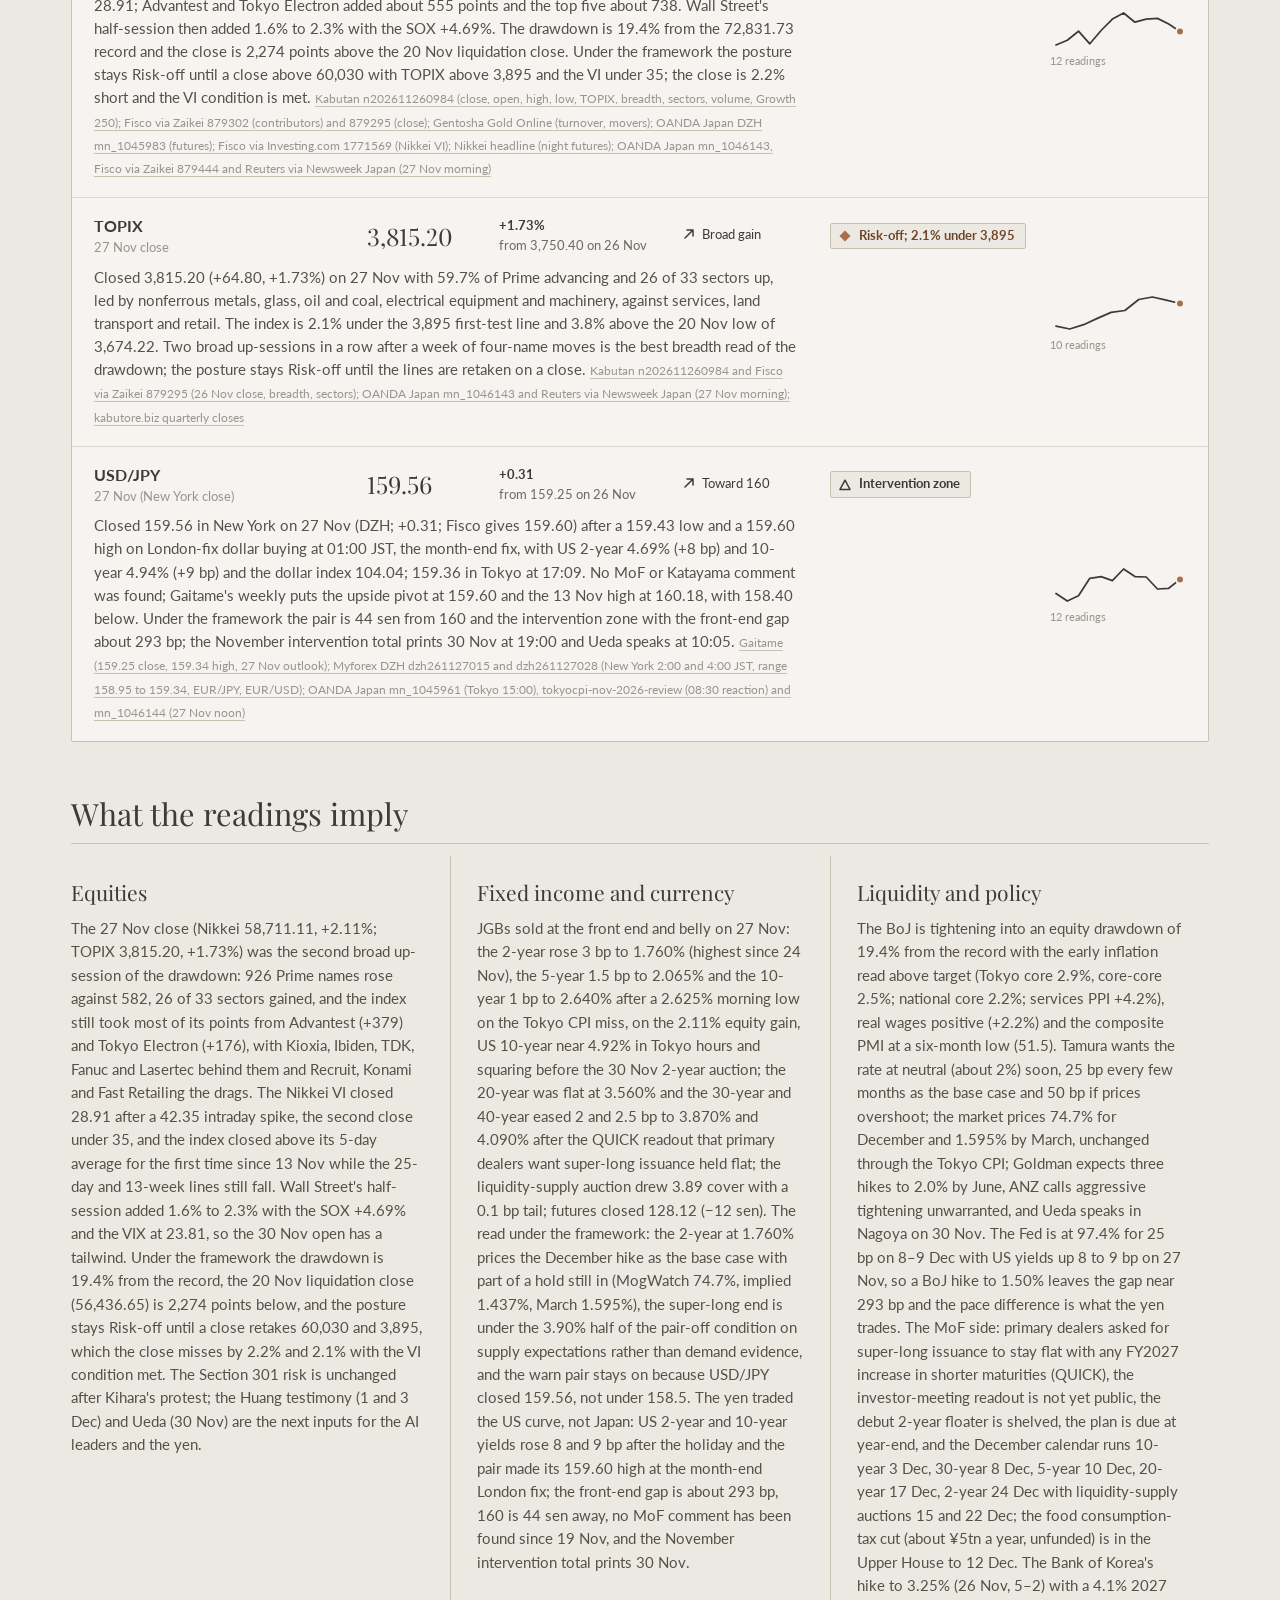
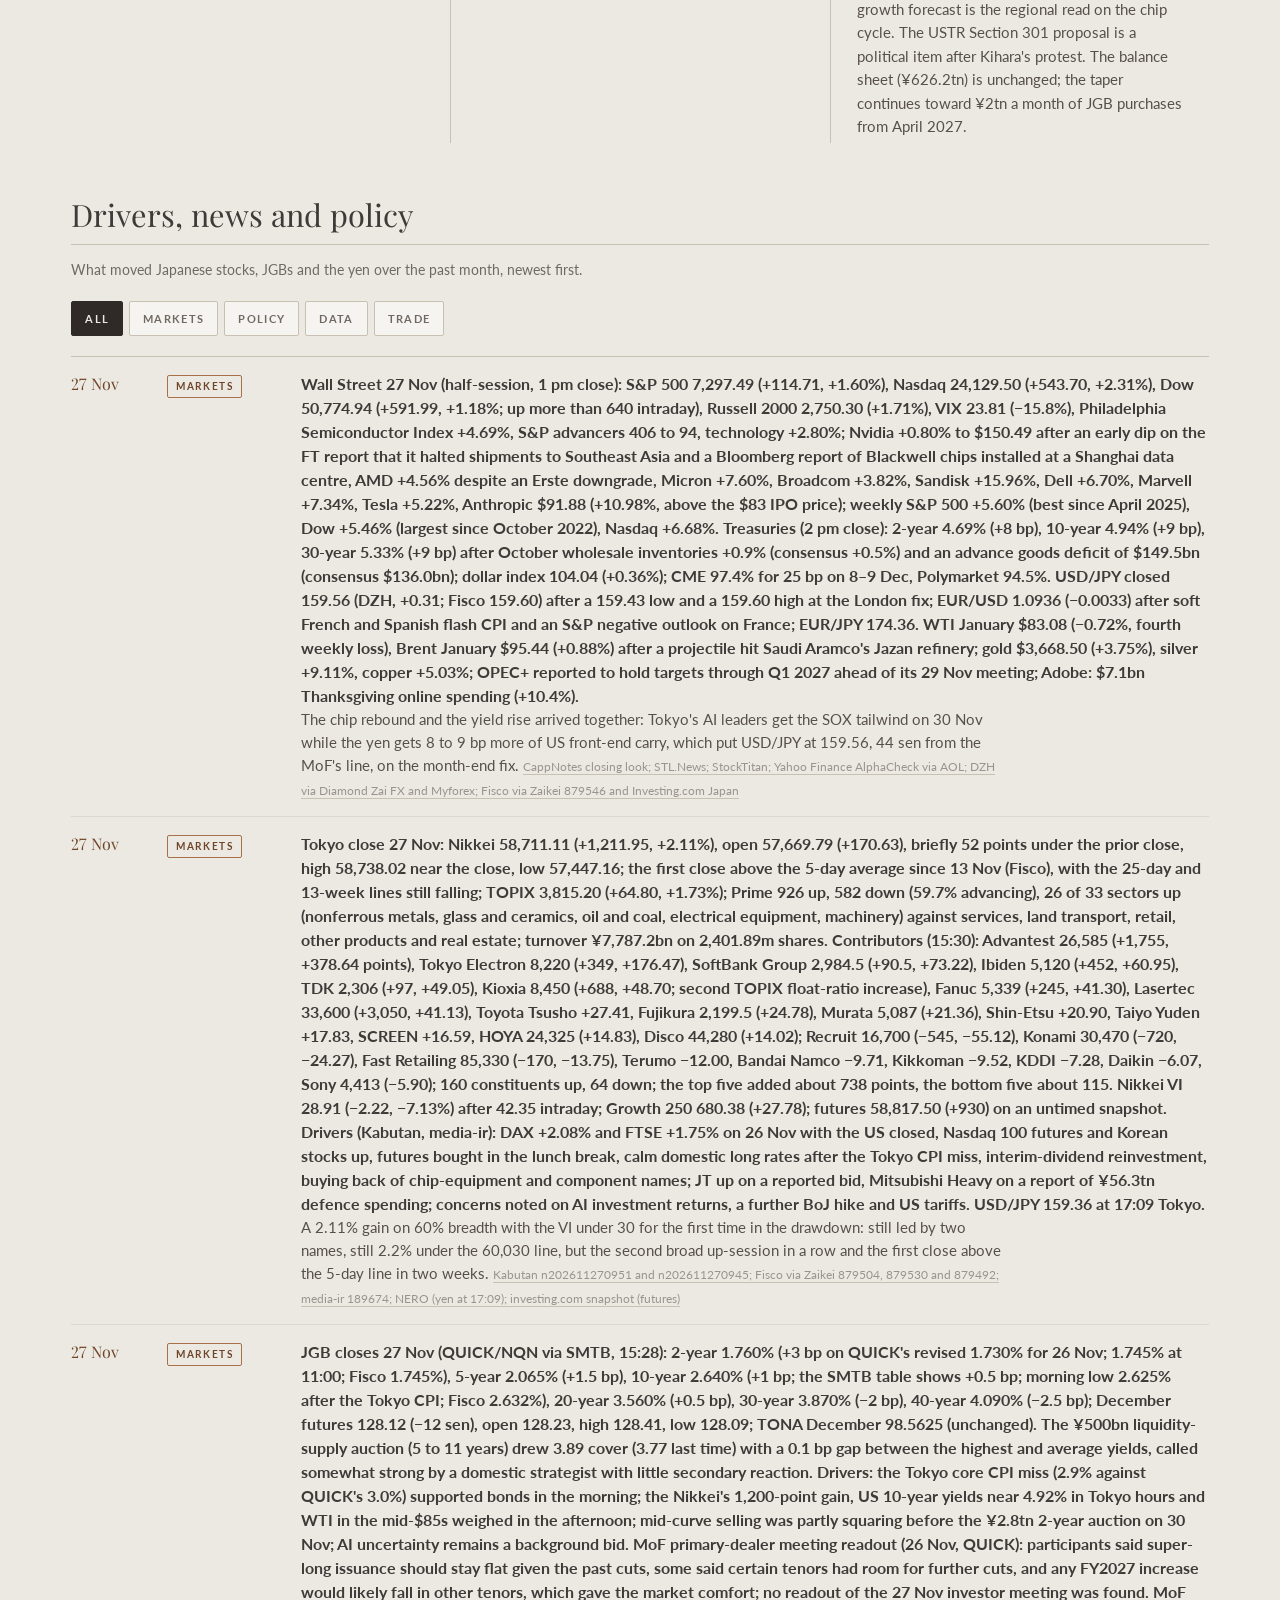
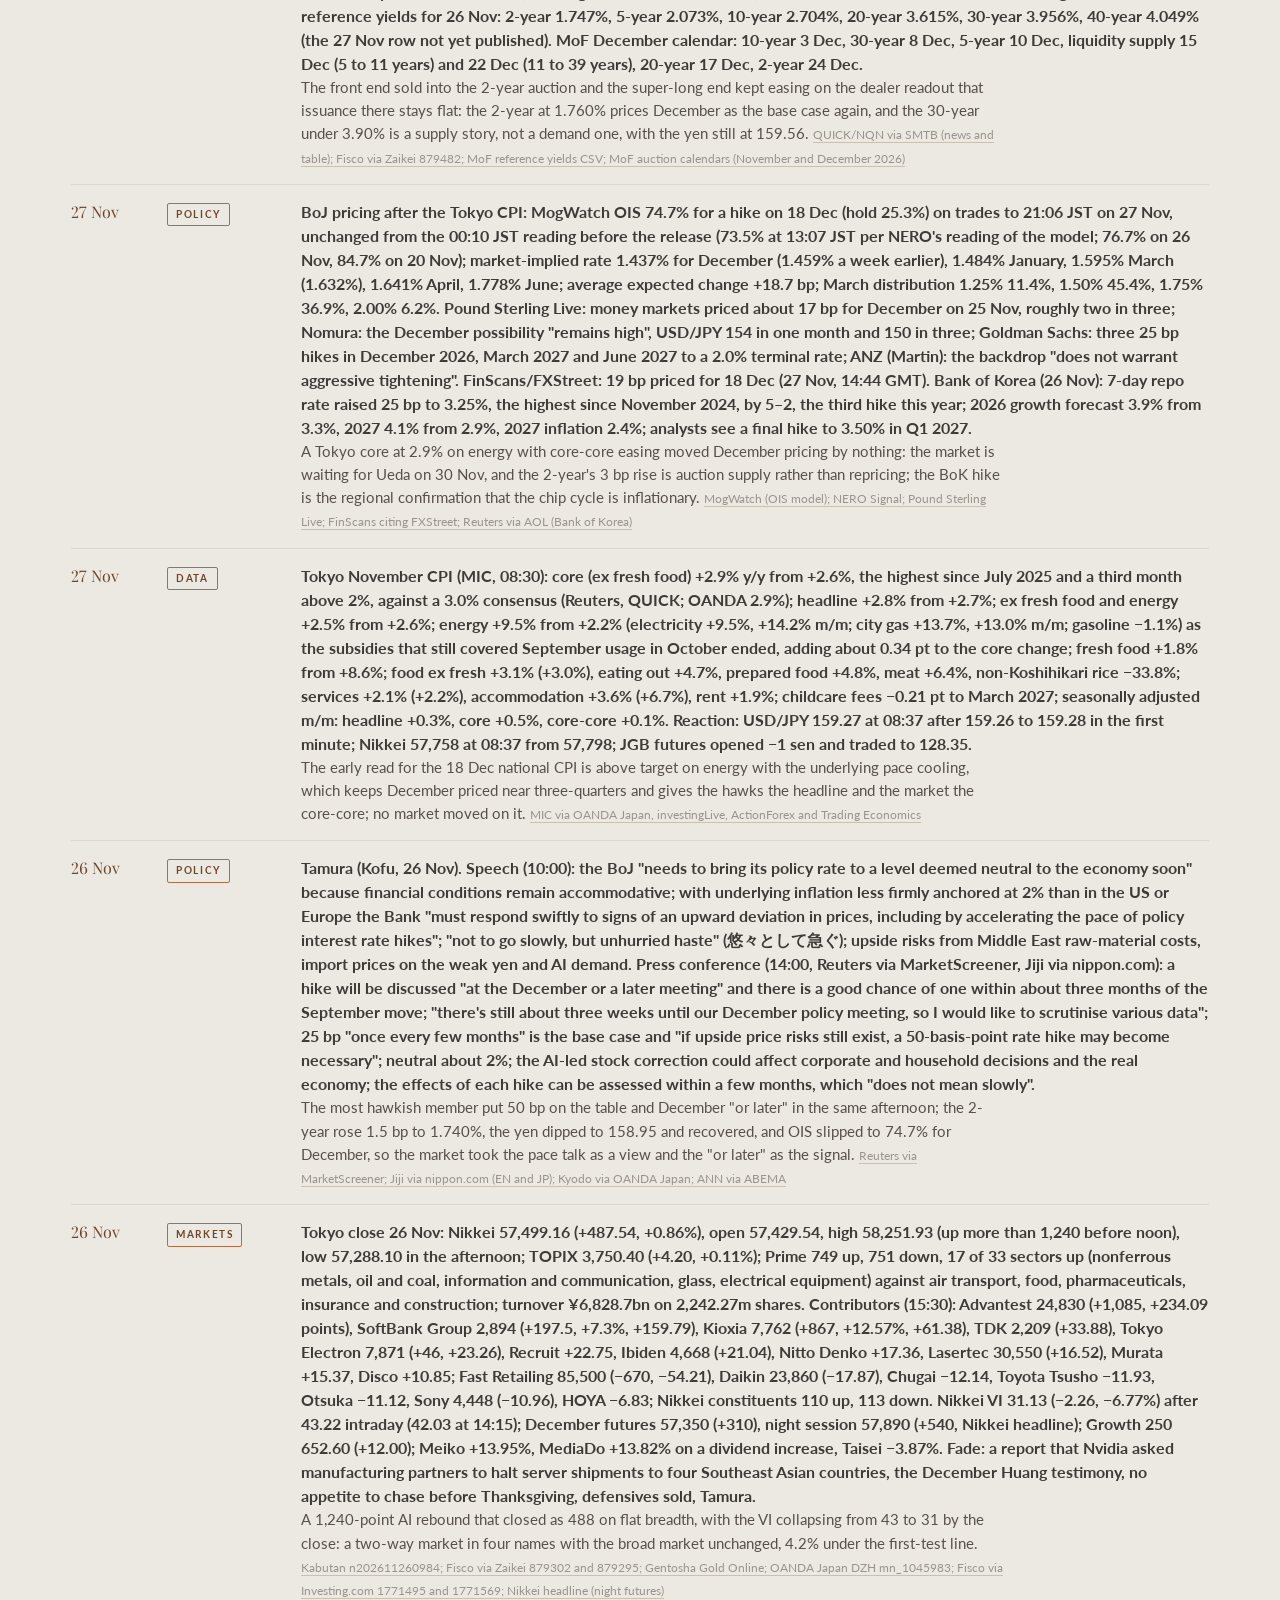
<file: japan.html>
<!doctype html>
<html lang="en" dir="ltr">
<head>
<meta charset="utf-8">
<meta name="viewport" content="width=device-width, initial-scale=1, viewport-fit=cover">
<title>Japan Macro Pulse — The Japanese Economy at a Glance | Awraq Capital</title>
<meta name="description" content="Awraq Capital's read of the Japanese economy: PMIs, the Tankan, wages and inflation, the Bank of Japan and the JGB curve, the news behind the market, the last 12 readings and five years of history.">
<link rel="canonical" href="https://pulse.awraqcapital.com/japan.html">
<meta property="og:type" content="website">
<meta property="og:site_name" content="Awraq Capital">
<meta property="og:url" content="https://pulse.awraqcapital.com/japan.html">
<meta property="og:title" content="Japan Macro Pulse. Leading signals first. | Awraq Capital">
<meta property="og:description" content="Awraq Capital's read of the Japanese economy: PMIs, the Tankan, wages and inflation, the Bank of Japan and the JGB curve, the news behind the market, the last 12 readings and five years of history.">
<meta property="og:image" content="https://pulse.awraqcapital.com/assets/og.jpg">
<meta name="twitter:card" content="summary">
<meta name="theme-color" content="#2F2A28">
<link rel="icon" type="image/png" href="assets/favicon.png">
<script>document.documentElement.classList.add('js')</script>
<link rel="preconnect" href="https://fonts.googleapis.com">
<link rel="preconnect" href="https://fonts.gstatic.com" crossorigin>
<link rel="stylesheet" href="https://fonts.googleapis.com/css2?family=Playfair+Display:ital,wght@0,400;0,500;1,400&family=Lato:ital,wght@0,300;0,400;0,700;1,400&display=swap">
<link rel="stylesheet" href="assets/pulse.css">
<script>window.PULSE_PAGE = {"code": "jp", "what": "Japanese stocks, JGBs and the yen", "cbName": "BoJ stance", "refresh": "Refreshed after each Tokyo close"};</script>
</head>
<body>

<header class="nav" id="nav">
  <a class="logo" data-aws-logo href="https://awraqcapital.com/" aria-label="Awraq Capital — home">
    <img class="l-light" src="assets/logo-light.png" alt="Awraq Capital — أوراق العالم" width="520" height="201">
    <img class="l-dark" src="assets/logo-dark.png" alt="" width="520" height="201" aria-hidden="true">
  </a>
  <nav class="links" aria-label="Macro Pulse dashboards">
    <a href="index.html">Global</a><a href="us.html">US</a><a href="china.html">China</a><a href="japan.html" class="on" aria-current="page">Japan</a><a href="europe.html">Europe</a>
    <a class="cta" href="mailto:contact@awraqcapital.com?subject=Japan%20Macro%20Pulse">Talk to us</a>
  </nav>
</header>

<section class="hero" id="top">
  <div class="globe" aria-hidden="true"></div>
  <div class="in">
    <div class="eyebrow" data-r style="--i:0"><span>Japan Macro Pulse</span><span id="heroDate"></span></div>
    <h1 data-r style="--i:1">Where the Japanese economy stands. <em>Leading signals first.</em></h1>
    <p class="lead" data-r style="--i:2">PMIs and the Tankan set the direction, wages, jobs and exports confirm it, and the JGB curve and the yen price it. This page tracks all of them, with the policy and fiscal moves behind each shift and five years of history for context.</p>
    <p class="read" id="heroRead" data-r style="--i:3" hidden></p>
    <div class="stats" id="heroStats" data-r style="--i:4" aria-live="polite">
      <div><div class="lbl">Regime</div><div class="big">&nbsp;</div><p>Loading the latest read.</p></div>
      <div><div class="lbl">Risk posture</div><div class="big">&nbsp;</div><p>&nbsp;</p></div>
      <div><div class="lbl">BoJ stance</div><div class="big">&nbsp;</div><p>&nbsp;</p></div>
    </div>
    <div class="stamp" id="stamp" data-r style="--i:5"></div>
  </div>
</section>

<div class="tabbar">
  <div class="in">
    <div class="tabs" role="tablist" aria-label="Views">
      <button type="button" role="tab" id="tab-latest" data-tab="latest" aria-selected="true" aria-controls="app">Latest</button>
      <button type="button" role="tab" id="tab-recent" data-tab="recent" aria-selected="false" aria-controls="app">Recent history<small>6 to 12 readings</small></button>
      <button type="button" role="tab" id="tab-five" data-tab="five-year" aria-selected="false" aria-controls="app">Five-year view<small>the big picture</small></button>
    </div>
  </div>
</div>

<main>
  <div class="in">
    <div id="app" class="panel" role="tabpanel" aria-labelledby="tab-latest">
      <div class="state"><h2>Loading the latest reading</h2><p>One moment.</p></div>
    </div>
  </div>

  <section class="family" id="family">
    <div class="in">
      <div class="fam-head"><span class="eyebrow">Macro Pulse</span><h2>Five pages, <em>one framework.</em></h2></div>
      <div class="fam-grid">
        <a href="index.html"><b>Global</b><span>Invest, hold or wait. World scores, the risk monitor and how shocks travel.</span></a>
        <a href="us.html"><b>United States</b><span>ISM, sentiment, jobs, the Fed and Treasuries.</span></a>
        <a href="china.html"><b>China</b><span>PMIs, property, trade, deflation and the PBoC.</span></a>
        <a href="japan.html" class="here"><b>Japan</b><span>Tankan, wages, the BoJ, JGBs and the yen.</span></a>
        <a href="europe.html"><b>Europe</b><span>HCOB PMIs, HICP, the ECB, spreads and gas.</span></a>
      </div>
    </div>
  </section>

  <section class="why" id="why">
    <div class="in">
      <div class="two">
        <div>
          <div class="eyebrow">Why it matters in Riyadh</div>
          <h2>The world's creditor. <em>The Gulf's oil customer.</em></h2>
        </div>
        <div>
          <p>Japan takes most of its crude from the Gulf, holds the largest foreign stock of US Treasuries, and funds carry trades across global markets. When JGB yields and the yen move, global term premia and risk appetite move with them. Awraq Capital reads these signals to time and structure capital for developers, landowners and companies.</p>
          <div class="acts">
            <a class="btn primary" href="https://awraqcapital.com/financing.html">Financing solutions</a>
            <a class="btn" href="https://awraqcapital.com/sukuk.html">Sukuk advisory</a>
          </div>
        </div>
      </div>
    </div>
  </section>

  <section class="notice-sec" id="notice" aria-labelledby="noticeH">
    <div class="in">
      <h3 id="noticeH">Important notice</h3>
      <div class="notice-grid">
        <p><b>General information only</b>This page summarises publicly reported economic and market data and Awraq Capital's reading of it. It is not investment, legal, tax or accounting advice, and it is not an offer or an invitation to buy or sell any security or financial product.</p>
        <p><b>No recommendation</b>Nothing here is a recommendation to take or avoid any position. Regime, posture, decision and signal labels describe conditions under a fixed indicator framework. They are not forecasts, and past readings are not a guide to future results.</p>
        <p><b>Data and timing</b>Figures come from the public sources linked beside each reading and are shown as reported on the dates stated. They can be revised by the issuing agency, and market levels are closing or latest-available values, not live prices. Awraq Capital does not guarantee their accuracy or completeness.</p>
        <p><b>Third-party data</b>Index names and data series remain the property of their respective owners, including the Bank of Japan, the Cabinet Office, the Ministry of Finance, S&amp;P Global, Nikkei Inc. and JPX. They are referenced here for information, with links to the source.</p>
      </div>
    </div>
  </section>
</main>

<footer class="site-foot">
  <div class="fin">
    <div class="ftop">
      <img src="assets/logo-light.png" alt="Awraq Capital — أوراق العالم" width="520" height="201">
      <div class="contact">
        <b>Get in touch</b>
        <div><span class="pre">E.</span><a href="mailto:contact@awraqcapital.com" translate="no">contact@awraqcapital.com</a></div>
        <div><span class="pre">T.</span><span>+966.530.530.510</span></div>
        <div><span class="pre">W.</span><a href="https://awraqcapital.com/" translate="no">awraqcapital.com</a></div>
      </div>
      <div class="contact">
        <b>Awraq Capital</b>
        <div>5008 Kingdom Tower, RHOB 2239 – Urubah Rd, Olaya District, Riyadh 12239</div>
        <div>Awraq Alalem Financial Co. — Single Person Company</div>
        <div>Unified National Number 7033577227</div>
      </div>
    </div>
    <div class="disclosure">
      <span>General information only. Not investment advice or an offer of securities; see the <a href="#notice">important notice</a>. © 2026 Awraq Alalem Financial Co. All rights reserved.</span>
      <span class="bl">Structured with discipline. Aligned by ownership.</span>
    </div>
  </div>
</footer>
<div id="tip" hidden></div>

<script src="assets/site.js" defer></script>
<script src="assets/region.js"></script>
</body>
</html>
</file>
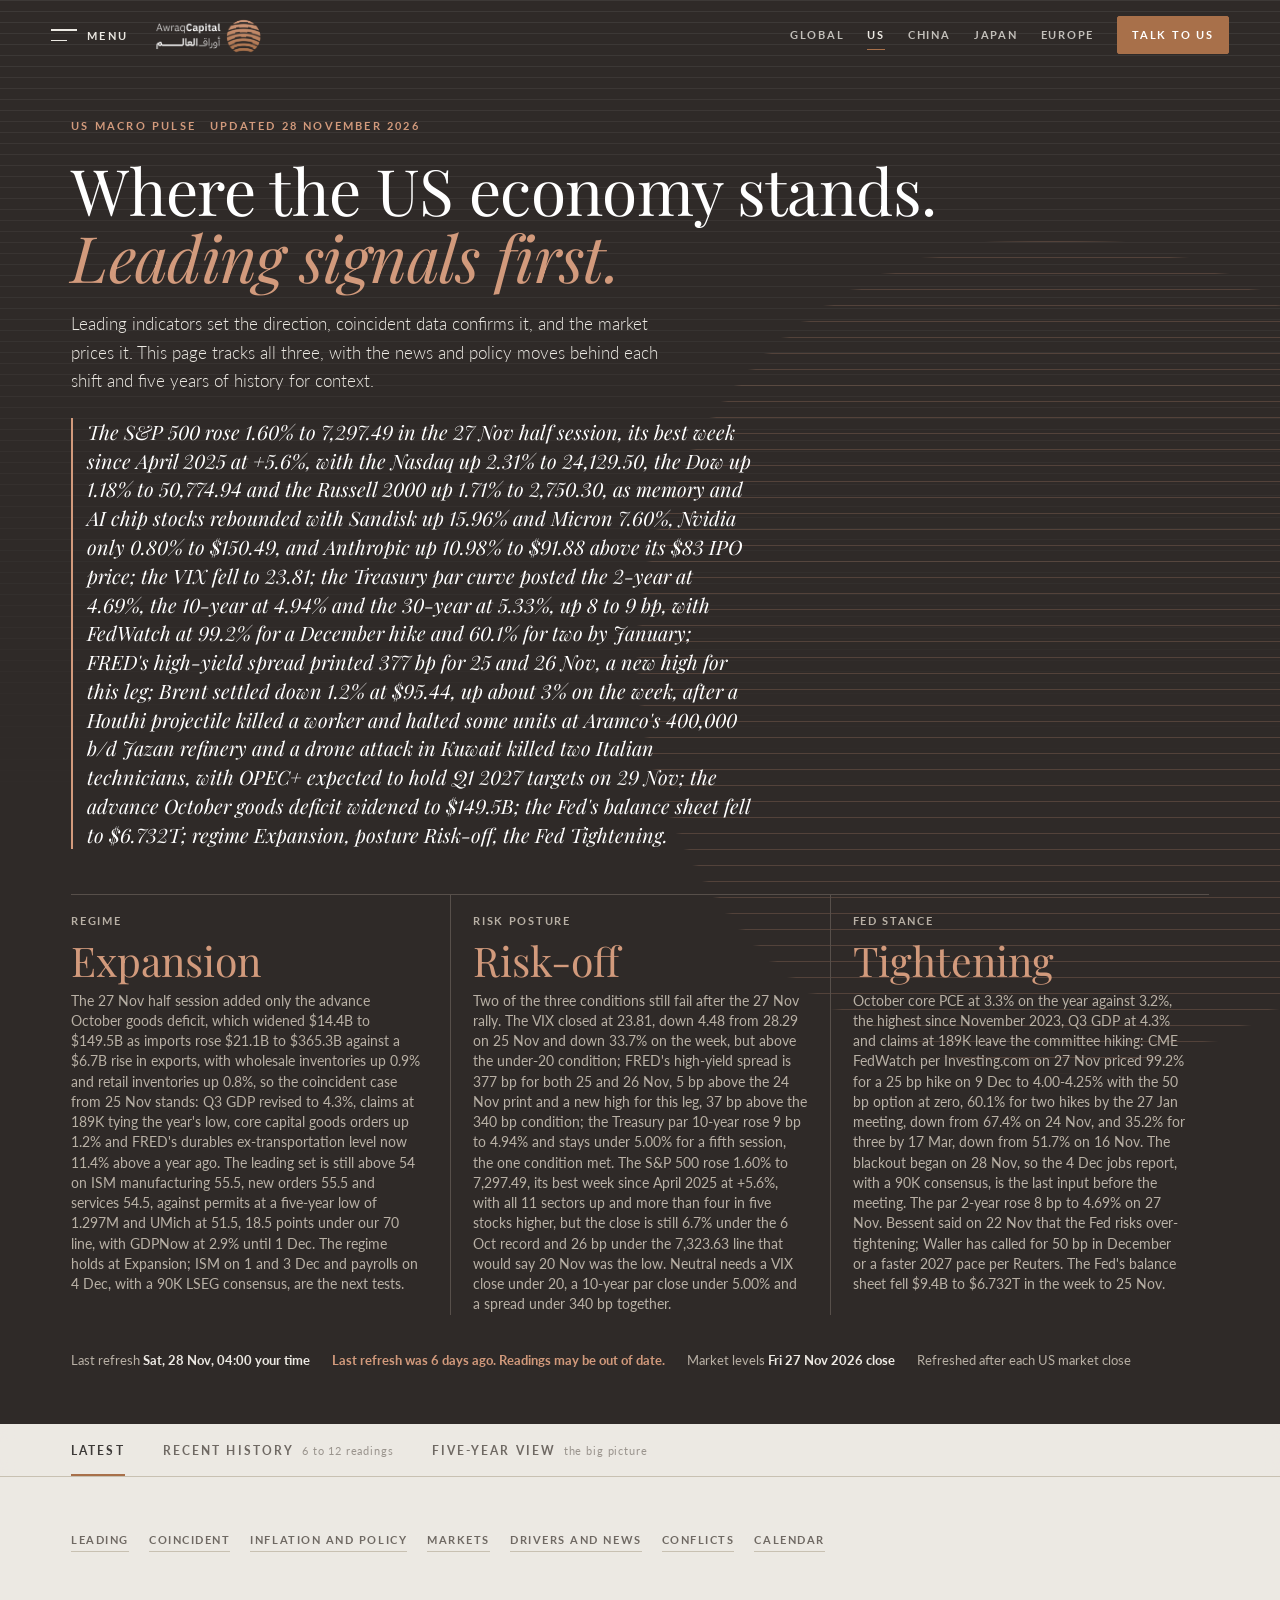
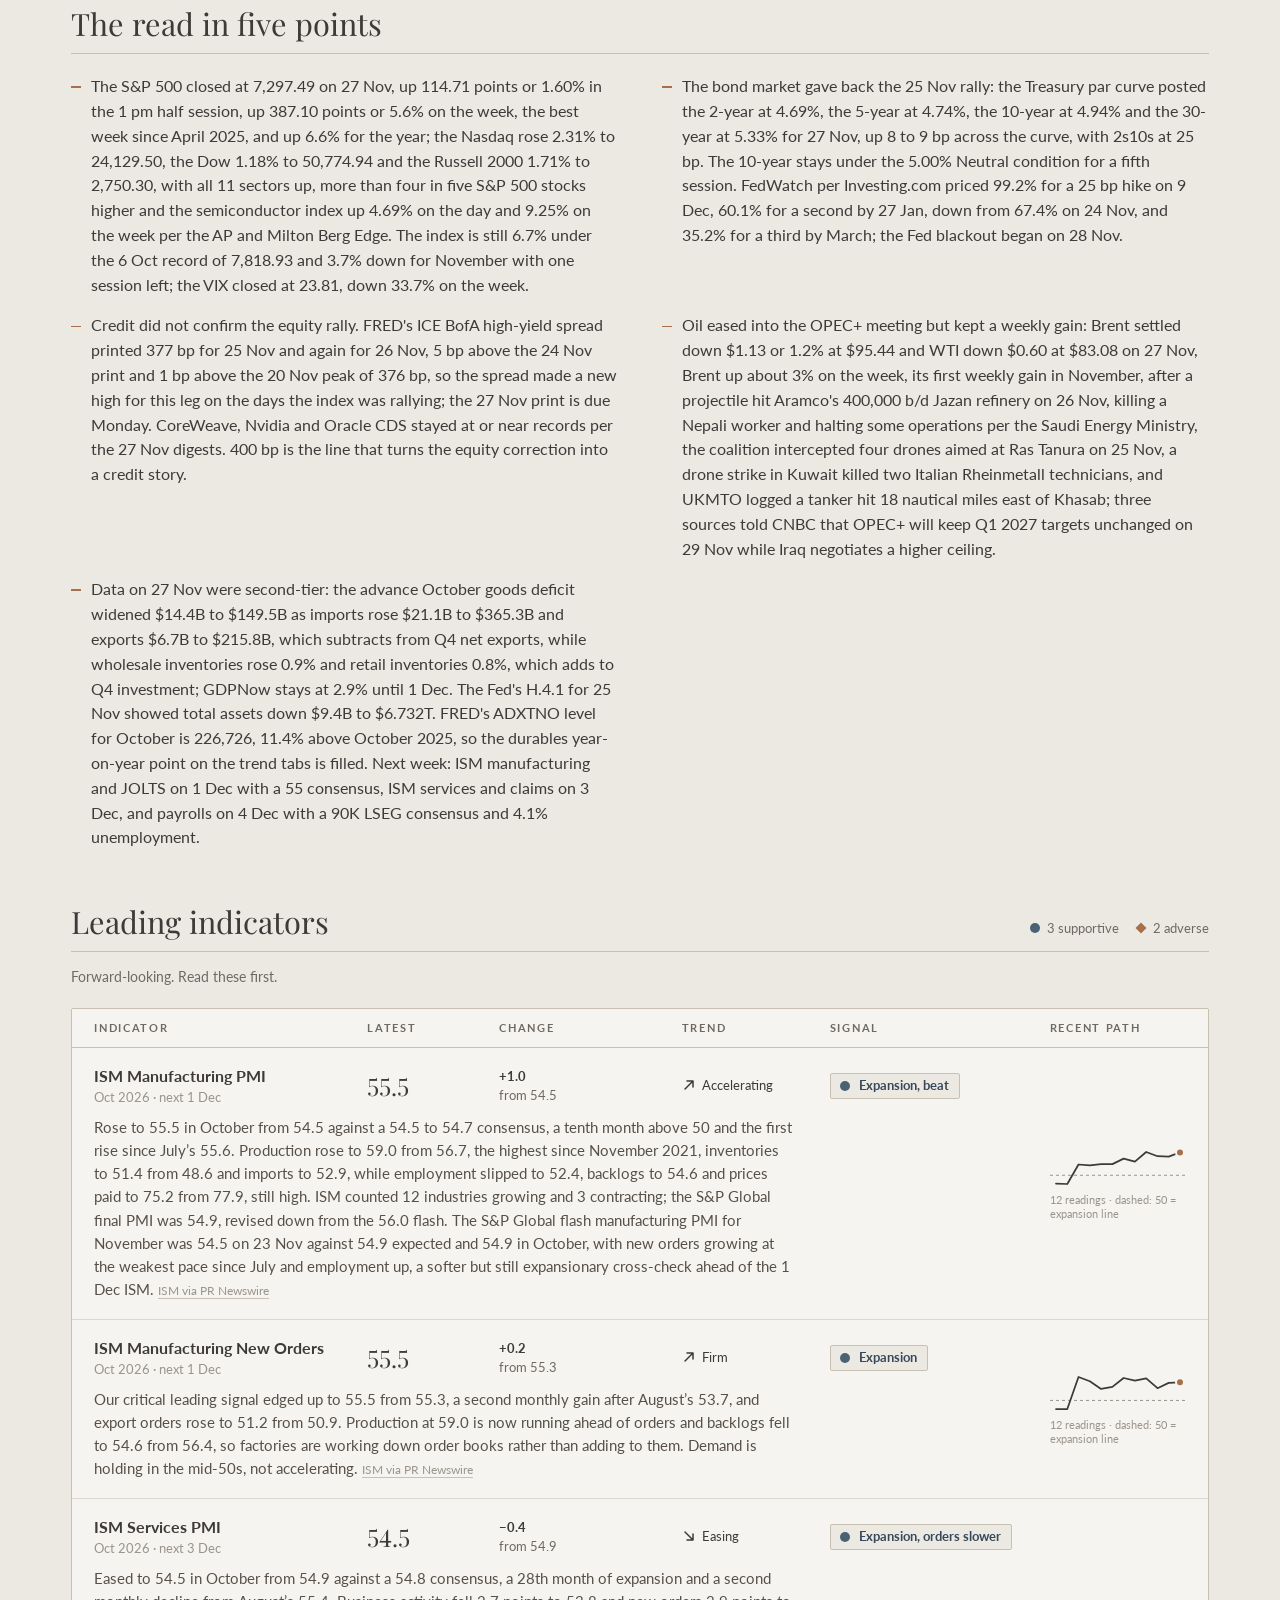
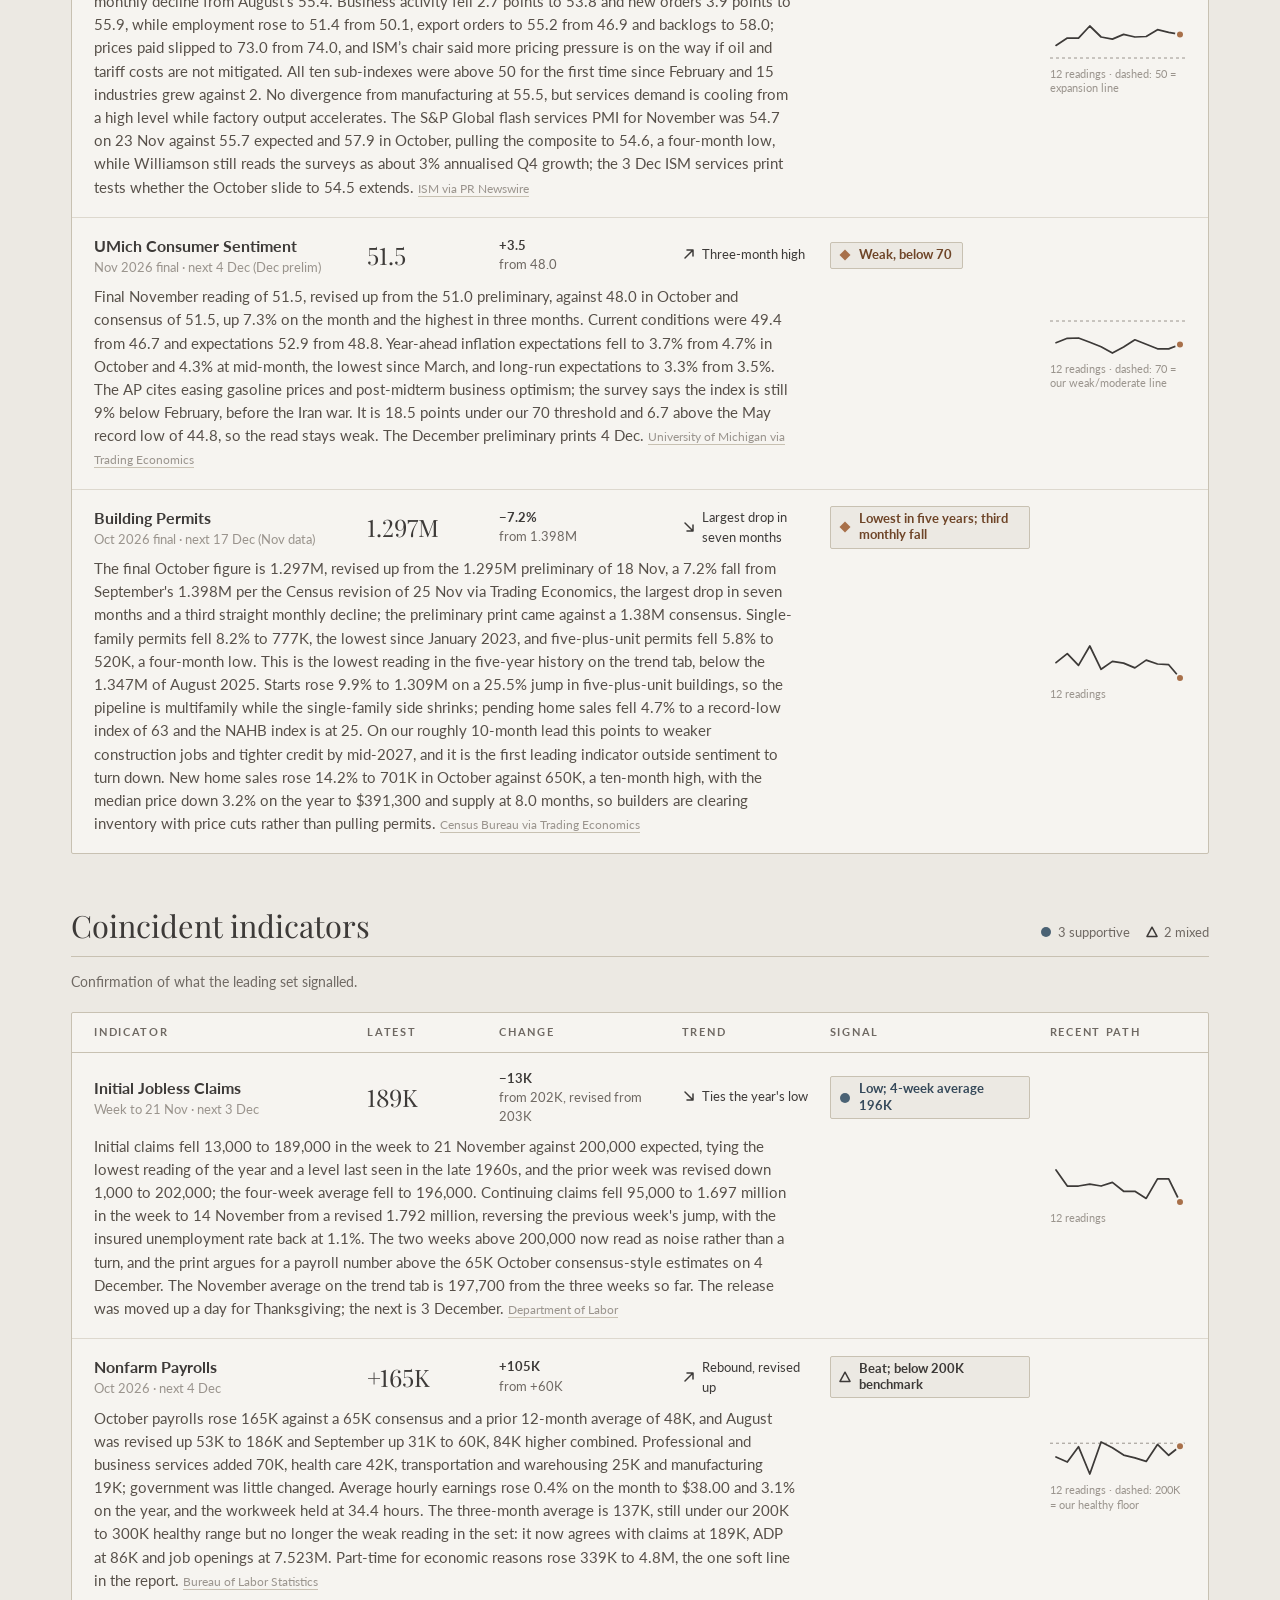
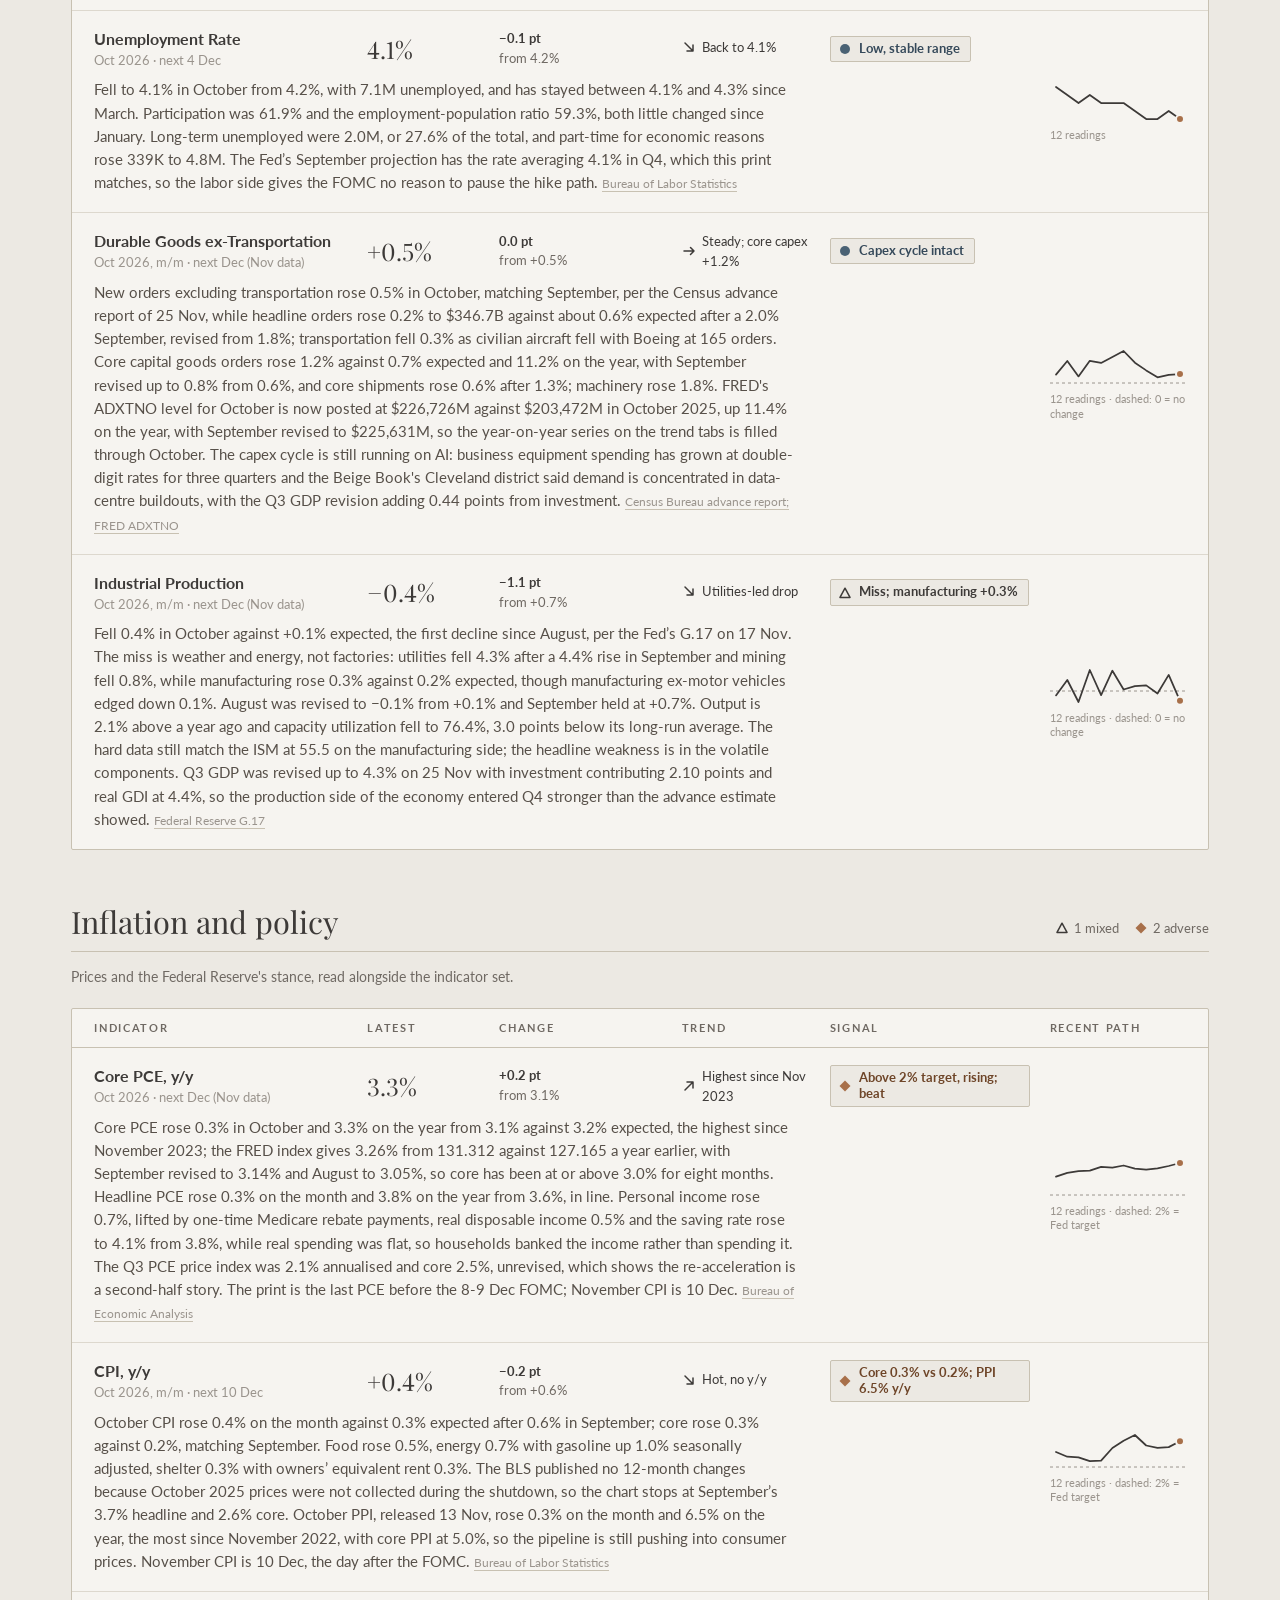
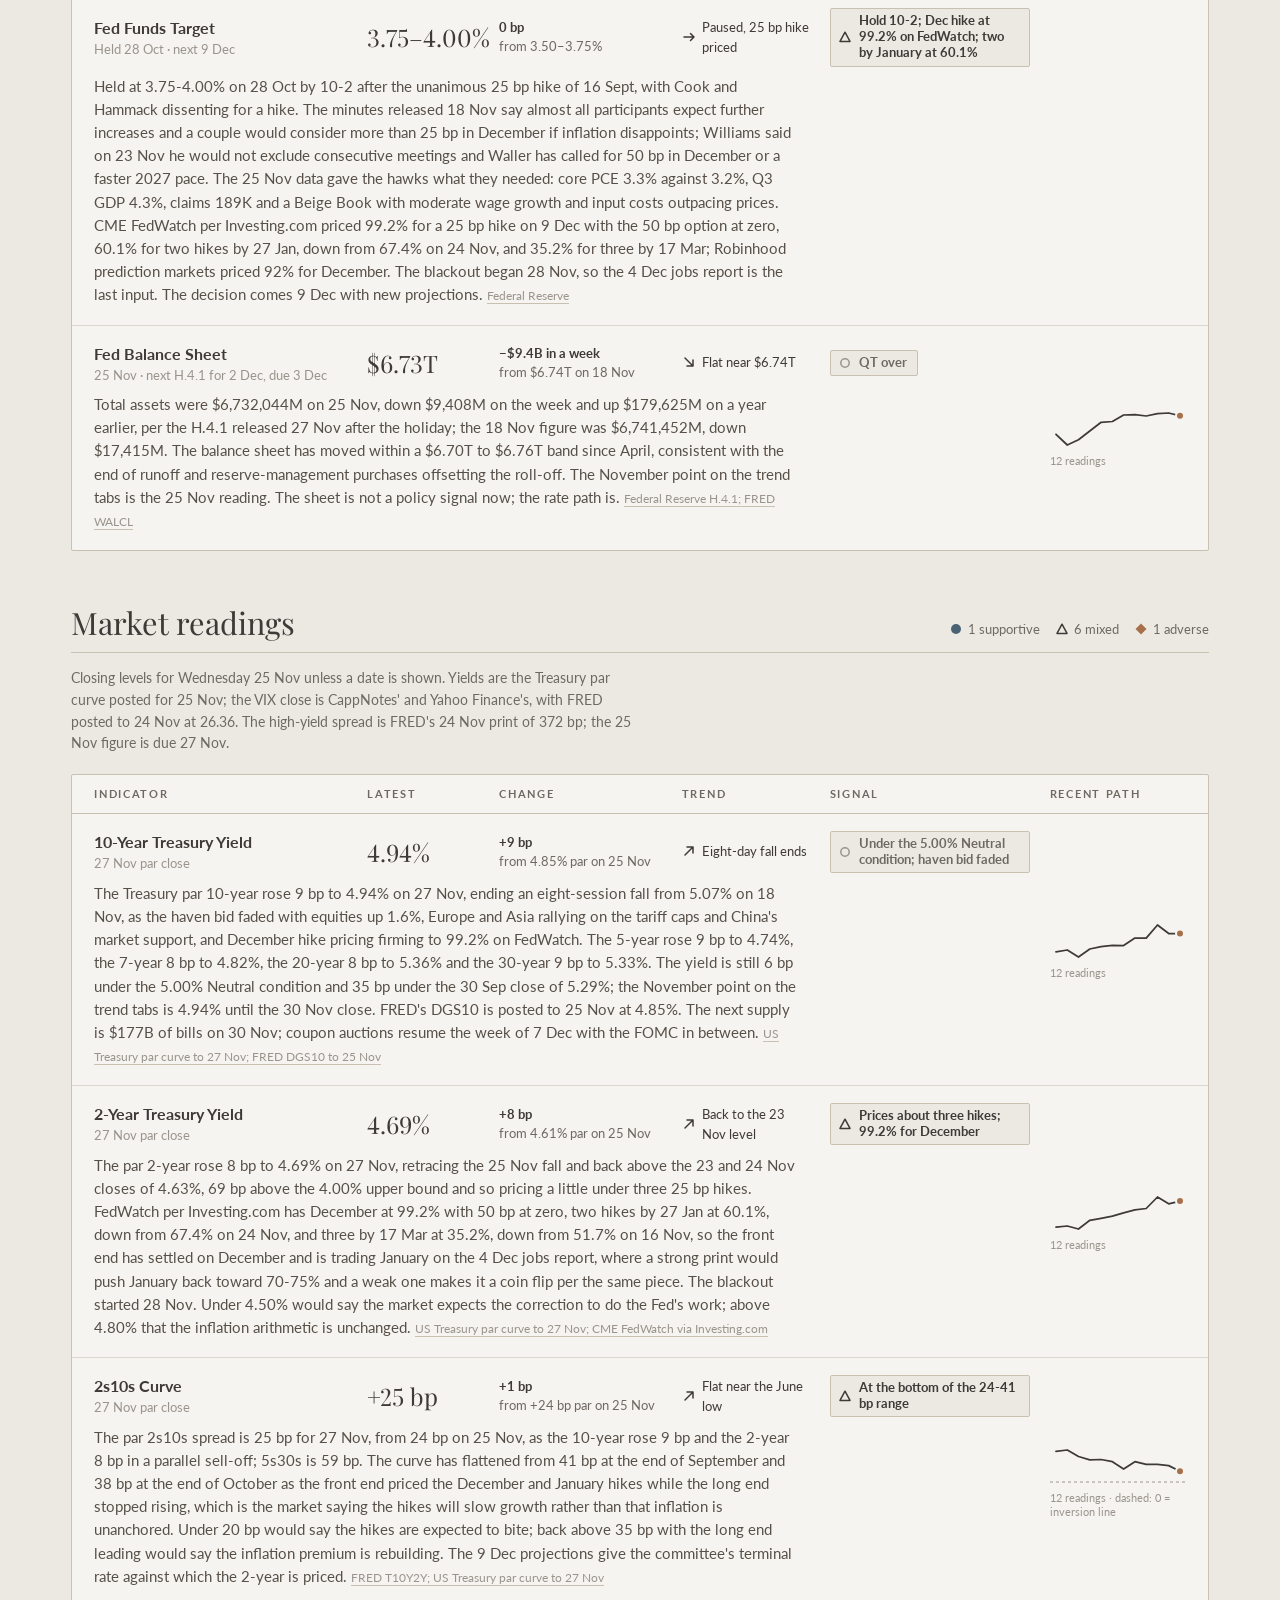
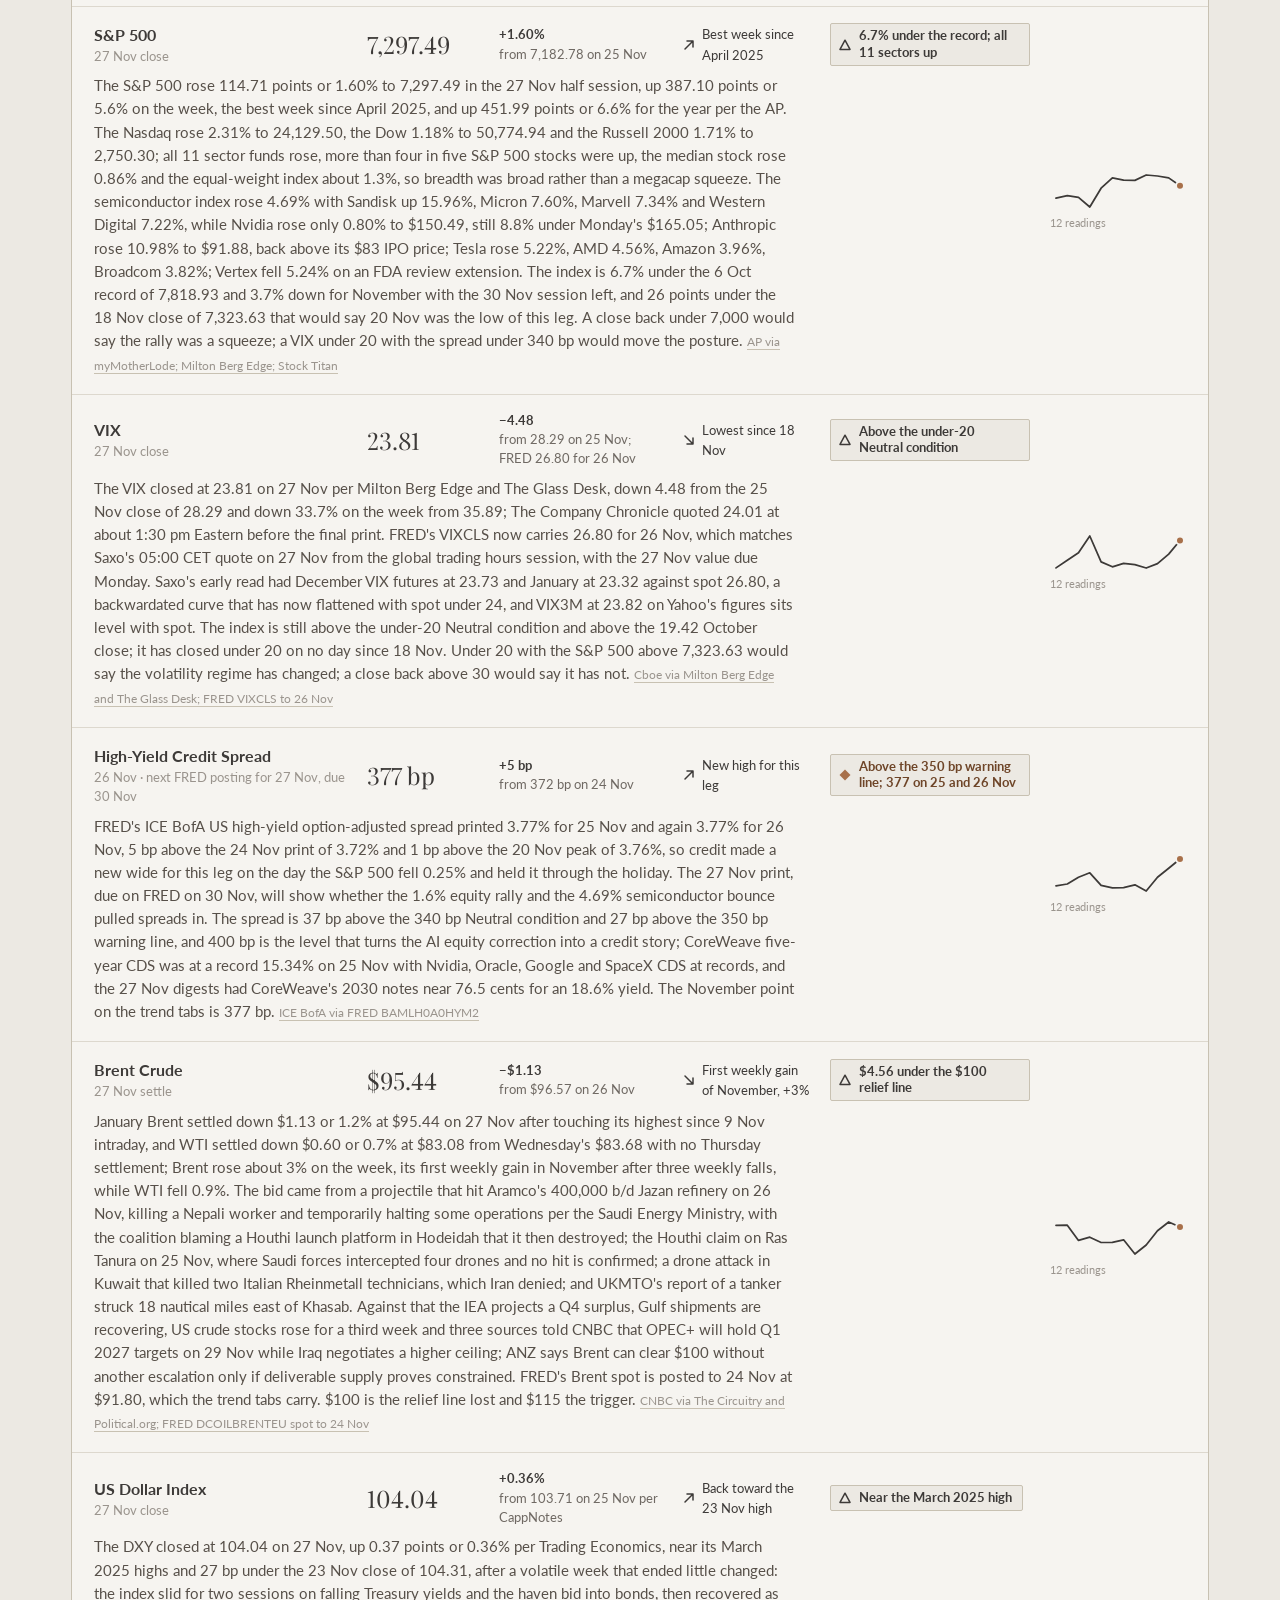
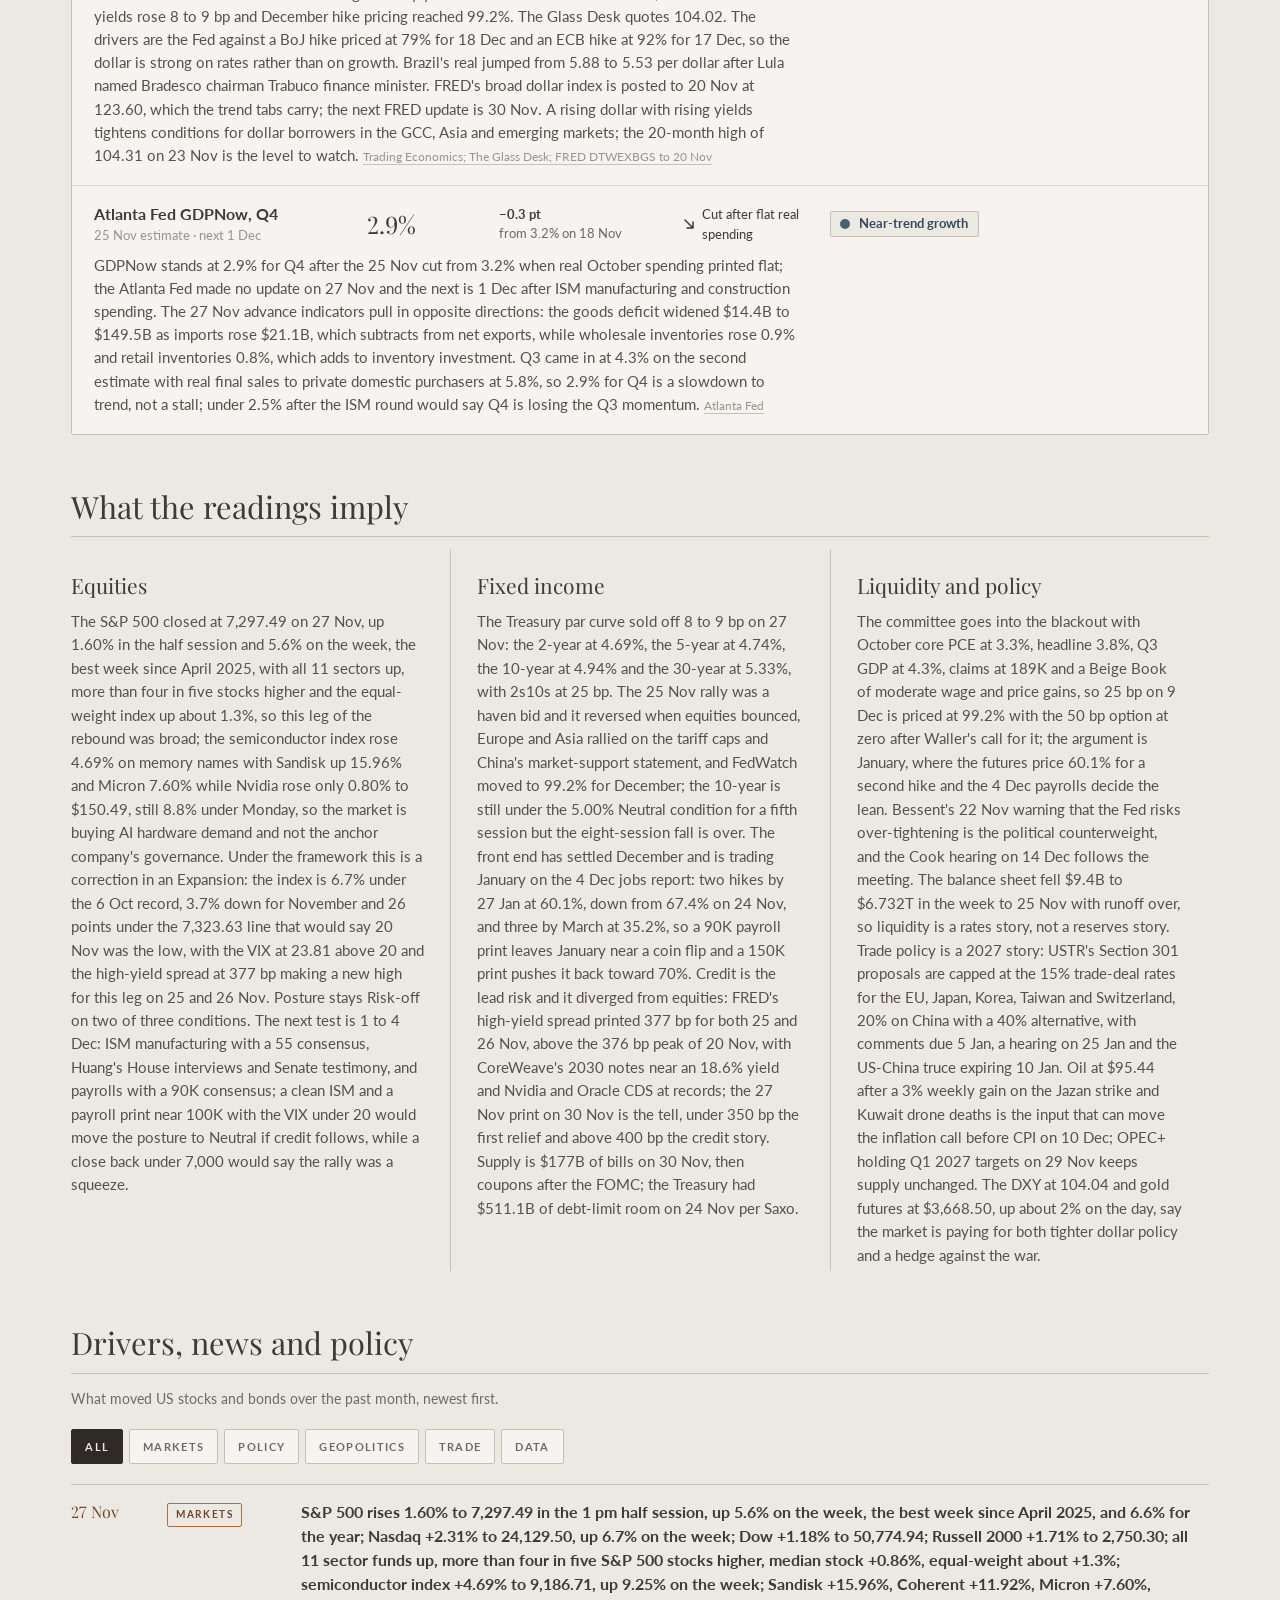
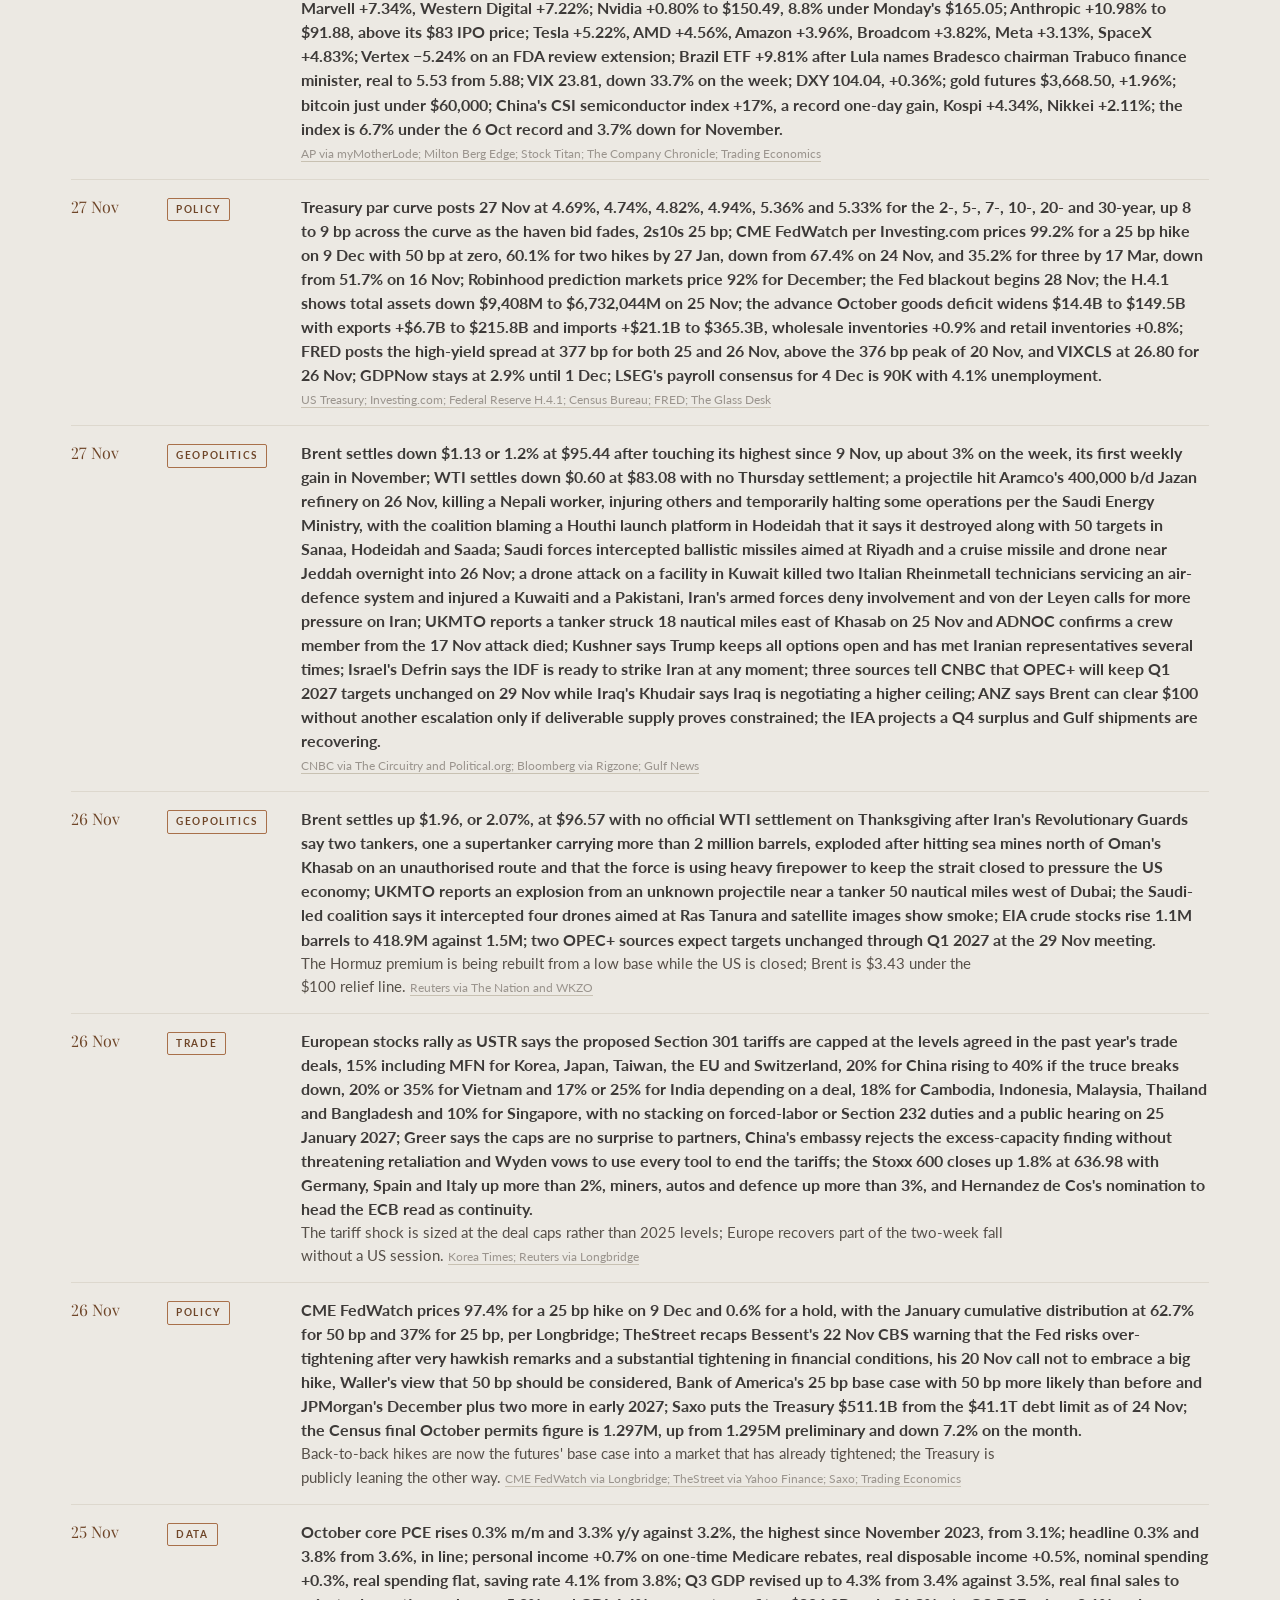
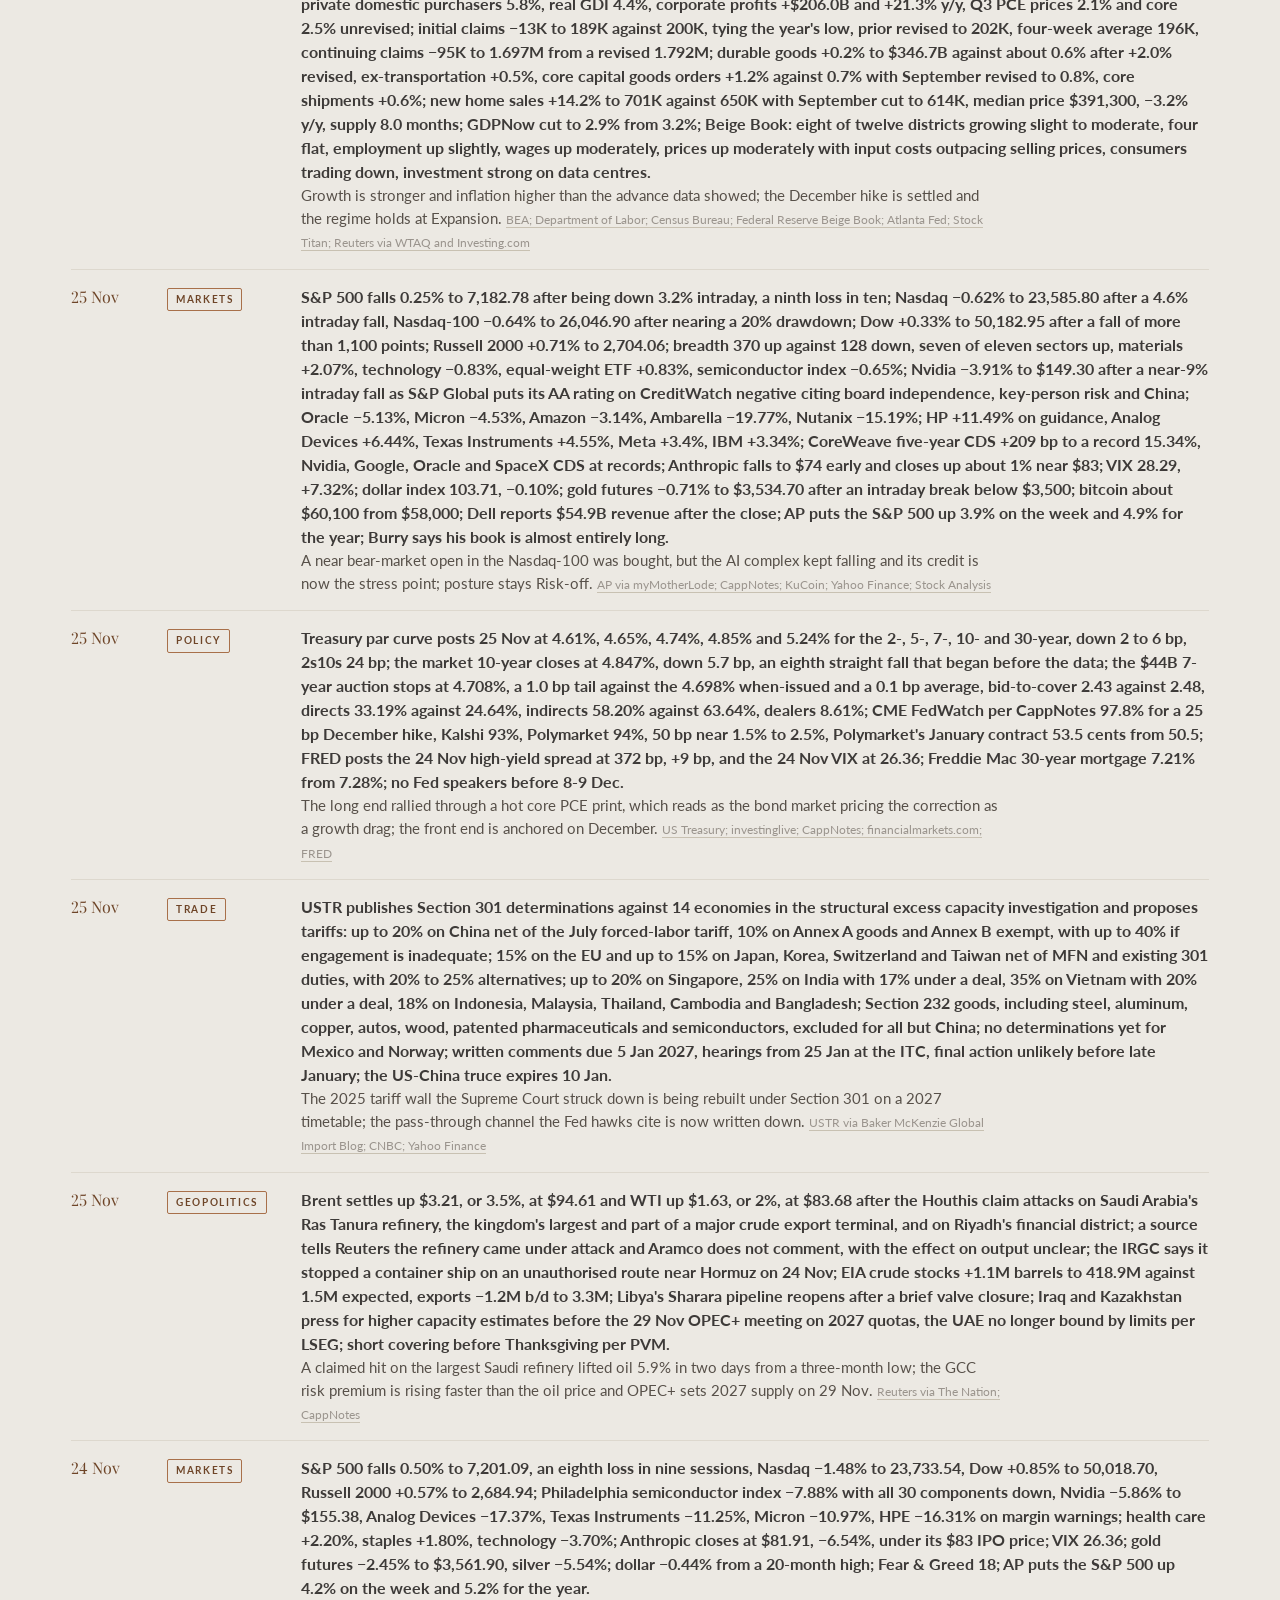
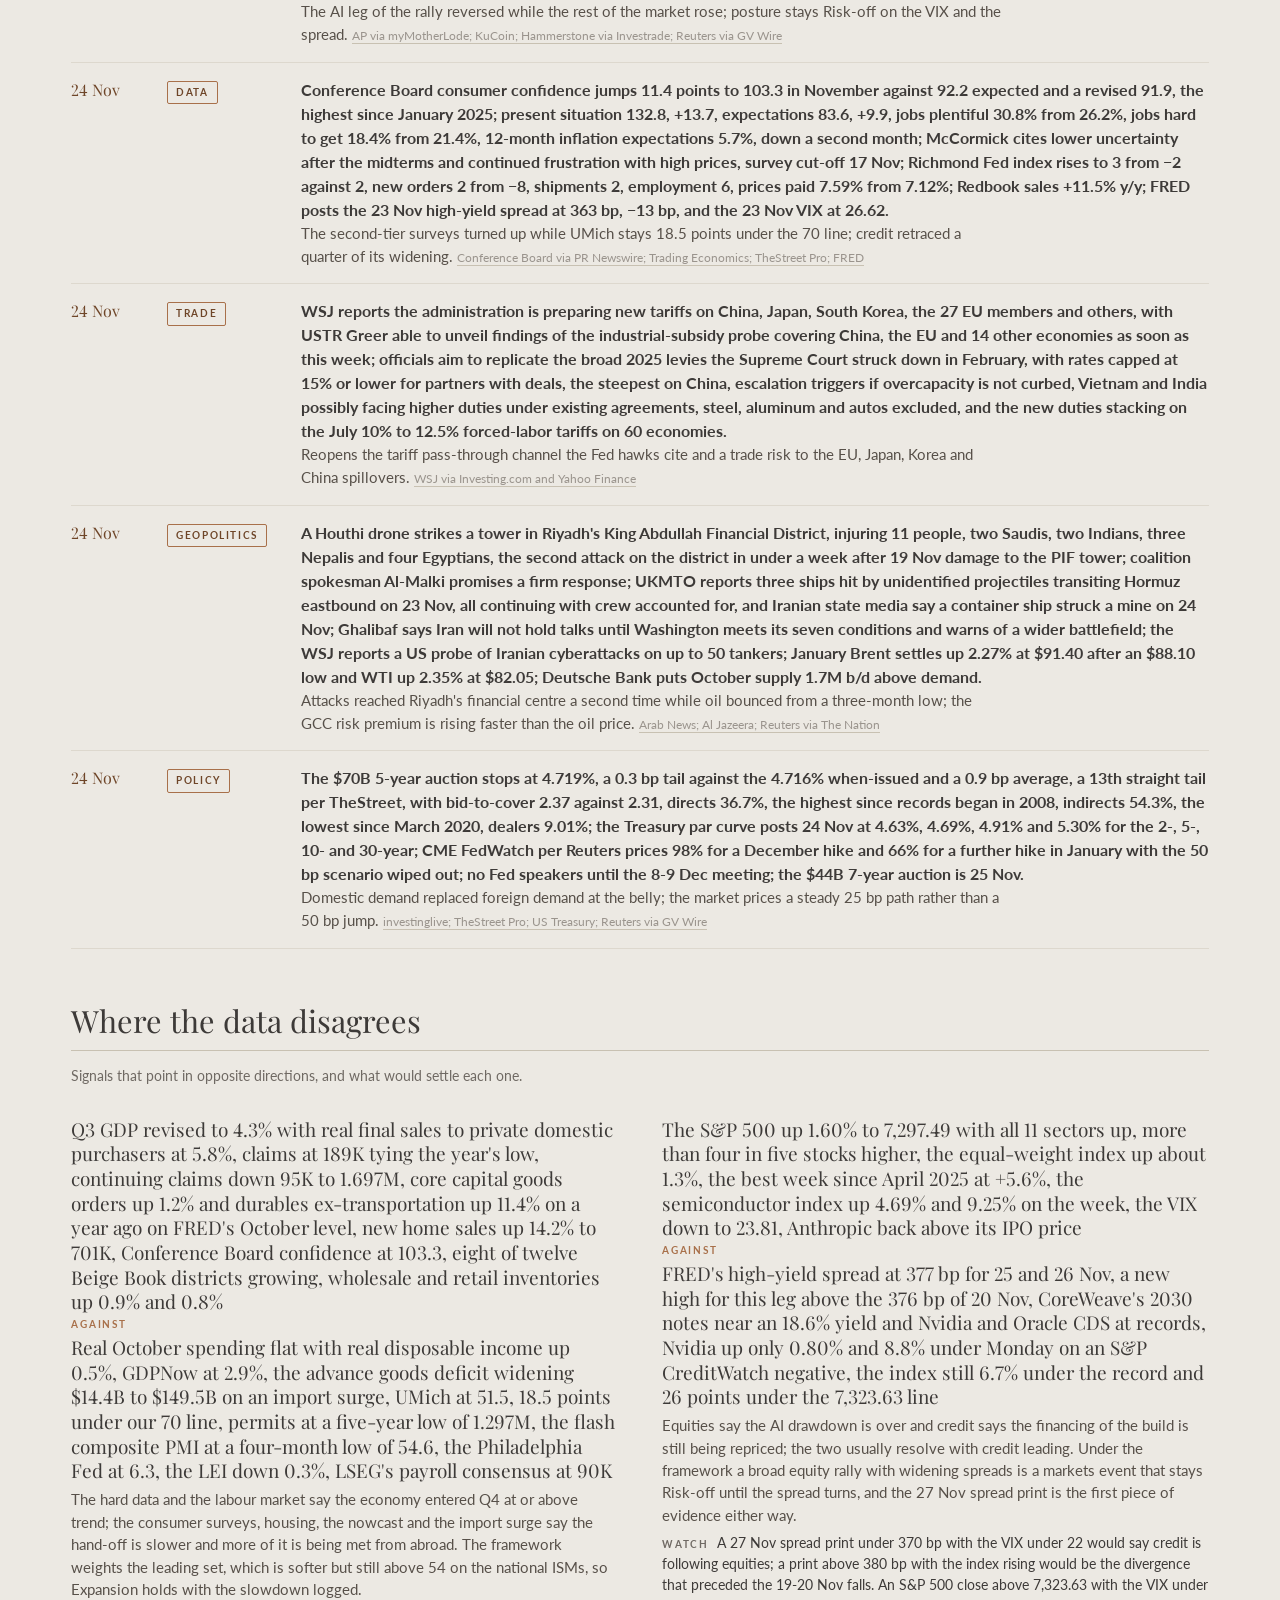
<file: us.html>
<!doctype html>
<html lang="en" dir="ltr">
<head>
<meta charset="utf-8">
<meta name="viewport" content="width=device-width, initial-scale=1, viewport-fit=cover">
<title>US Macro Pulse — The US Economy at a Glance | Awraq Capital</title>
<meta name="description" content="Awraq Capital's read of the US economy: leading and coincident indicators with trend and signal, the news and policy moves behind the market, the last 12 readings of each indicator and five years of history.">
<link rel="canonical" href="https://pulse.awraqcapital.com/us.html">
<meta property="og:type" content="website">
<meta property="og:site_name" content="Awraq Capital">
<meta property="og:url" content="https://pulse.awraqcapital.com/us.html">
<meta property="og:title" content="US Macro Pulse. Leading signals first. | Awraq Capital">
<meta property="og:description" content="Awraq Capital's read of the US economy: leading and coincident indicators with trend and signal, the news and policy moves behind the market, the last 12 readings of each indicator and five years of history.">
<meta property="og:image" content="https://pulse.awraqcapital.com/assets/og.jpg">
<meta name="twitter:card" content="summary">
<meta name="theme-color" content="#2F2A28">
<link rel="icon" type="image/png" href="assets/favicon.png">
<script>document.documentElement.classList.add('js')</script>
<link rel="preconnect" href="https://fonts.googleapis.com">
<link rel="preconnect" href="https://fonts.gstatic.com" crossorigin>
<link rel="stylesheet" href="https://fonts.googleapis.com/css2?family=Playfair+Display:ital,wght@0,400;0,500;1,400&family=Lato:ital,wght@0,300;0,400;0,700;1,400&display=swap">
<link rel="stylesheet" href="assets/pulse.css">
<script>window.PULSE_PAGE = {"code": "us", "what": "US stocks and bonds", "cbName": "Fed stance", "refresh": "Refreshed after each US market close"};</script>
</head>
<body>

<header class="nav" id="nav">
  <a class="logo" data-aws-logo href="https://awraqcapital.com/" aria-label="Awraq Capital — home">
    <img class="l-light" src="assets/logo-light.png" alt="Awraq Capital — أوراق العالم" width="520" height="201">
    <img class="l-dark" src="assets/logo-dark.png" alt="" width="520" height="201" aria-hidden="true">
  </a>
  <nav class="links" aria-label="Macro Pulse dashboards">
    <a href="index.html">Global</a><a href="us.html" class="on" aria-current="page">US</a><a href="china.html">China</a><a href="japan.html">Japan</a><a href="europe.html">Europe</a>
    <a class="cta" href="mailto:contact@awraqcapital.com?subject=US%20Macro%20Pulse">Talk to us</a>
  </nav>
</header>

<section class="hero" id="top">
  <div class="globe" aria-hidden="true"></div>
  <div class="in">
    <div class="eyebrow" data-r style="--i:0"><span>US Macro Pulse</span><span id="heroDate"></span></div>
    <h1 data-r style="--i:1">Where the US economy stands. <em>Leading signals first.</em></h1>
    <p class="lead" data-r style="--i:2">Leading indicators set the direction, coincident data confirms it, and the market prices it. This page tracks all three, with the news and policy moves behind each shift and five years of history for context.</p>
    <p class="read" id="heroRead" data-r style="--i:3" hidden></p>
    <div class="stats" id="heroStats" data-r style="--i:4" aria-live="polite">
      <div><div class="lbl">Regime</div><div class="big">&nbsp;</div><p>Loading the latest read.</p></div>
      <div><div class="lbl">Risk posture</div><div class="big">&nbsp;</div><p>&nbsp;</p></div>
      <div><div class="lbl">Fed stance</div><div class="big">&nbsp;</div><p>&nbsp;</p></div>
    </div>
    <div class="stamp" id="stamp" data-r style="--i:5"></div>
  </div>
</section>

<div class="tabbar">
  <div class="in">
    <div class="tabs" role="tablist" aria-label="Views">
      <button type="button" role="tab" id="tab-latest" data-tab="latest" aria-selected="true" aria-controls="app">Latest</button>
      <button type="button" role="tab" id="tab-recent" data-tab="recent" aria-selected="false" aria-controls="app">Recent history<small>6 to 12 readings</small></button>
      <button type="button" role="tab" id="tab-five" data-tab="five-year" aria-selected="false" aria-controls="app">Five-year view<small>the big picture</small></button>
    </div>
  </div>
</div>

<main>
  <div class="in">
    <div id="app" class="panel" role="tabpanel" aria-labelledby="tab-latest">
      <div class="state"><h2>Loading the latest reading</h2><p>One moment.</p></div>
    </div>
  </div>

  <section class="family" id="family">
    <div class="in">
      <div class="fam-head"><span class="eyebrow">Macro Pulse</span><h2>Five pages, <em>one framework.</em></h2></div>
      <div class="fam-grid">
        <a href="index.html"><b>Global</b><span>Invest, hold or wait. World scores, the risk monitor and how shocks travel.</span></a>
        <a href="us.html" class="here"><b>United States</b><span>ISM, sentiment, jobs, the Fed and Treasuries.</span></a>
        <a href="china.html"><b>China</b><span>PMIs, property, trade, deflation and the PBoC.</span></a>
        <a href="japan.html"><b>Japan</b><span>Tankan, wages, the BoJ, JGBs and the yen.</span></a>
        <a href="europe.html"><b>Europe</b><span>HCOB PMIs, HICP, the ECB, spreads and gas.</span></a>
      </div>
    </div>
  </section>

  <section class="why" id="why">
    <div class="in">
      <div class="two">
        <div>
          <div class="eyebrow">Why it matters in Riyadh</div>
          <h2>The dollar sets the benchmark. <em>Structure sets the cost.</em></h2>
        </div>
        <div>
          <p>The riyal is pegged to the dollar, so US policy rates and Treasury yields feed through to Saudi funding costs, from bank facilities to sukuk pricing. Awraq Capital reads these signals to time and structure capital for developers, landowners and companies.</p>
          <div class="acts">
            <a class="btn primary" href="https://awraqcapital.com/financing.html">Financing solutions</a>
            <a class="btn" href="https://awraqcapital.com/sukuk.html">Sukuk advisory</a>
          </div>
        </div>
      </div>
    </div>
  </section>

  <section class="notice-sec" id="notice" aria-labelledby="noticeH">
    <div class="in">
      <h3 id="noticeH">Important notice</h3>
      <div class="notice-grid">
        <p><b>General information only</b>This page summarises publicly reported economic and market data and Awraq Capital's reading of it. It is not investment, legal, tax or accounting advice, and it is not an offer or an invitation to buy or sell any security or financial product.</p>
        <p><b>No recommendation</b>Nothing here is a recommendation to take or avoid any position. Regime, posture, decision and signal labels describe conditions under a fixed indicator framework. They are not forecasts, and past readings are not a guide to future results.</p>
        <p><b>Data and timing</b>Figures come from the public sources linked beside each reading and are shown as reported on the dates stated. They can be revised by the issuing agency, and market levels are closing or latest-available values, not live prices. Awraq Capital does not guarantee their accuracy or completeness.</p>
        <p><b>Third-party data</b>Index names and data series remain the property of their respective owners, including the Institute for Supply Management, the University of Michigan, S&amp;P Dow Jones Indices, Cboe and ICE Data Indices. They are referenced here for information, with links to the source.</p>
      </div>
    </div>
  </section>
</main>

<footer class="site-foot">
  <div class="fin">
    <div class="ftop">
      <img src="assets/logo-light.png" alt="Awraq Capital — أوراق العالم" width="520" height="201">
      <div class="contact">
        <b>Get in touch</b>
        <div><span class="pre">E.</span><a href="mailto:contact@awraqcapital.com" translate="no">contact@awraqcapital.com</a></div>
        <div><span class="pre">T.</span><span>+966.530.530.510</span></div>
        <div><span class="pre">W.</span><a href="https://awraqcapital.com/" translate="no">awraqcapital.com</a></div>
      </div>
      <div class="contact">
        <b>Awraq Capital</b>
        <div>5008 Kingdom Tower, RHOB 2239 – Urubah Rd, Olaya District, Riyadh 12239</div>
        <div>Awraq Alalem Financial Co. — Single Person Company</div>
        <div>Unified National Number 7033577227</div>
      </div>
    </div>
    <div class="disclosure">
      <span>General information only. Not investment advice or an offer of securities; see the <a href="#notice">important notice</a>. © 2026 Awraq Alalem Financial Co. All rights reserved.</span>
      <span class="bl">Structured with discipline. Aligned by ownership.</span>
    </div>
  </div>
</footer>
<div id="tip" hidden></div>

<script src="assets/site.js" defer></script>
<script src="assets/region.js"></script>
</body>
</html>
</file>
<file: assets/pulse.css>
/* Awraq Capital — US Macro Pulse.
   A working dashboard in the house style: Warm Charcoal opener, Sand ground, Paper panels,
   Playfair statement lines and numerals, Lato for data, hairline rules, copper as the only accent.
   Favourable / unfavourable is carried by slate against copper, always with a shape or a printed value. */
:root{
  color-scheme:light;
  --copper:#A8704A; --bronze:#6E4528; --rose:#D29A7C;
  --charcoal:#2F2A28; --graphite:#3D3A38; --stone:#C8C1B2; --sand:#ECE9E3; --paper:#F6F4F0; --mist:#9A948D; --white:#FFFFFF;
  --slate:#4A6274; --slate-ink:#35495A;
  --muted:#6F6963; --line:#C8C1B2; --line-soft:#DDD8CE; --line-d:#574F4A;
  --fav-1:#DDE4E8; --fav-2:#BFCCD5; --fav-3:#9DB3C4;
  --unf-1:#F3E2D6; --unf-2:#E8C8B1; --unf-3:#D9A886;
  --display:"Playfair Display",Georgia,"Times New Roman",serif;
  --body:"Lato","Helvetica Neue",Arial,sans-serif;
  --r:2px;
  --ease:cubic-bezier(.2,.7,.2,1);
  --navh:62px;
}
*{box-sizing:border-box}
html{scroll-behavior:smooth;-webkit-text-size-adjust:100%}
html,body{margin:0}
body{background:var(--sand);color:var(--graphite);font-family:var(--body);font-size:16px;line-height:1.55;font-variant-numeric:lining-nums;-webkit-font-smoothing:antialiased;overflow-x:clip}
img{max-width:100%}
[hidden]{display:none!important}
a{color:inherit}
button{font:inherit;color:inherit;cursor:pointer}
button:focus-visible,a:focus-visible{outline:2px solid var(--copper);outline-offset:2px}
h1,h2,h3,h4,p{margin:0}
h1,h2,h3,h4{font-weight:400;text-wrap:balance}
ul,ol{margin:0;padding:0;list-style:none}
.in{width:100%;max-width:1240px;margin:0 auto;padding-inline:clamp(18px,4vw,56px);position:relative}
.tn{font-variant-numeric:lining-nums tabular-nums}
.eyebrow,.lbl{font-weight:700;font-size:11px;letter-spacing:.2em;text-transform:uppercase;color:var(--muted)}
.lbl{font-size:10.5px;letter-spacing:.16em}

/* ── top bar ── */
.nav{position:fixed;inset:0 0 auto 0;z-index:50;display:flex;align-items:center;justify-content:space-between;gap:16px;padding:12px clamp(18px,4vw,56px);transition:background .3s,box-shadow .3s,padding .3s}
.nav .logo{display:block;line-height:0;position:relative;border:0}
.nav .logo img{height:46px;width:auto;display:block;transition:opacity .3s}
.nav .l-dark{position:absolute;inset:0;opacity:0}
.nav.solid{background:color-mix(in srgb,var(--paper) 94%,transparent);-webkit-backdrop-filter:blur(10px);backdrop-filter:blur(10px);box-shadow:0 .5px 0 var(--stone);padding-block:8px}
.nav.solid .l-light{opacity:0}.nav.solid .l-dark{opacity:1}
.links{display:flex;align-items:center;gap:clamp(12px,1.8vw,24px);font-size:11px;font-weight:700;letter-spacing:.16em;text-transform:uppercase;color:var(--sand)}
.nav.solid .links{color:var(--graphite)}
.links a{text-decoration:none;opacity:.78;transition:opacity .2s;padding:6px 0;border-bottom:1px solid transparent;white-space:nowrap}
.links a:hover,.links a.on{opacity:1;border-bottom-color:var(--copper)}
.links .cta{opacity:1;border:1px solid var(--copper);background:var(--copper);color:#fff;padding:9px 14px;border-radius:var(--r)}
.links .cta:hover{background:var(--bronze);border-color:var(--bronze)}
@media (max-width:1080px){.links a:not(.cta){display:none}.nav .logo img{height:38px}}

/* ── opener ── */
.hero{position:relative;background:var(--charcoal);color:var(--sand);padding:clamp(104px,13vh,150px) 0 clamp(36px,6vh,64px);overflow:clip}
.hero::before{content:"";position:absolute;inset:0;pointer-events:none;background:repeating-linear-gradient(180deg,rgba(255,255,255,.07) 0 .75px,transparent .75px 11px);-webkit-mask-image:linear-gradient(180deg,#000,transparent 60%);mask-image:linear-gradient(180deg,#000,transparent 60%)}
.hero .globe{position:absolute;inset-inline-end:-16vw;top:46%;width:min(70vw,860px);aspect-ratio:1;border-radius:50%;translate:0 -50%;pointer-events:none;opacity:.22;
  background:repeating-linear-gradient(180deg,var(--rose) 0 1.5px,transparent 1.5px 16px);-webkit-mask-image:radial-gradient(circle at 50% 50%,#000 0 68%,transparent 69%);mask-image:radial-gradient(circle at 50% 50%,#000 0 68%,transparent 69%)}
.hero .eyebrow{color:var(--rose);margin-bottom:22px;display:flex;flex-wrap:wrap;gap:4px 14px}
.hero h1{font-family:var(--display);font-size:clamp(38px,min(5vw,8vh),70px);line-height:1.05;letter-spacing:-.01em;color:var(--white);max-width:16em}
.hero h1 em{font-style:italic;color:var(--rose);display:block}
.hero .lead{font-size:clamp(16px,1.35vw,19px);font-weight:300;line-height:1.65;max-width:60ch;margin-top:20px}
.hero .read{margin-top:22px;border-inline-start:2px solid var(--rose);padding-inline-start:14px;max-width:62ch;font-family:var(--display);font-style:italic;font-size:clamp(17px,1.55vw,21px);line-height:1.45;color:var(--white)}
.stats{display:grid;grid-template-columns:repeat(3,minmax(0,1fr));gap:0;margin-top:clamp(30px,5vh,56px);border-top:.5px solid var(--line-d)}
.stats>div{padding:18px 22px 0;border-inline-start:.5px solid var(--line-d);min-width:0}
.stats>div:first-child{border:0;padding-inline-start:0}
.stats .lbl{color:#B8B0A5}
.stats .big{font-family:var(--display);font-size:clamp(28px,3.2vw,44px);line-height:1.1;color:var(--rose);margin-top:8px}
.stats p{margin-top:8px;font-size:13.5px;color:#B8B0A5;line-height:1.5;max-width:44ch}
.stamp{display:flex;flex-wrap:wrap;gap:4px 22px;margin-top:clamp(22px,4vh,36px);font-size:12.5px;color:#B8B0A5}
.stamp b{color:var(--sand);font-weight:700}
.stamp .stale{color:var(--rose);font-weight:700}
.js .hero [data-r]{opacity:0;transform:translateY(22px);animation:rise .9s var(--ease) forwards;animation-delay:calc(var(--i,0)*90ms + 80ms)}
@keyframes rise{to{opacity:1;transform:none}}
@media (prefers-reduced-motion:reduce){.js .hero [data-r]{animation:none;opacity:1;transform:none}html{scroll-behavior:auto}}

/* ── view tabs ── */
.tabbar{position:sticky;top:var(--navh);z-index:40;background:color-mix(in srgb,var(--sand) 96%,transparent);-webkit-backdrop-filter:blur(8px);backdrop-filter:blur(8px);border-bottom:.5px solid var(--stone)}
.tabs{display:flex;gap:clamp(18px,3vw,40px);overflow-x:auto;scrollbar-width:none}
.tabs::-webkit-scrollbar{display:none}
.tabs button{position:relative;border:0;background:none;padding:18px 0 16px;font-size:11.5px;font-weight:700;letter-spacing:.18em;text-transform:uppercase;color:var(--muted);white-space:nowrap;transition:color .2s}
.tabs button small{font-size:10.5px;letter-spacing:.08em;font-weight:400;text-transform:none;margin-inline-start:8px;color:var(--mist)}
.tabs button::after{content:"";position:absolute;inset:auto 0 -.5px 0;height:2px;background:var(--copper);transform:scaleX(0);transform-origin:left;transition:transform .35s var(--ease)}
.tabs button:hover{color:var(--graphite)}
.tabs button[aria-selected="true"]{color:var(--graphite)}
.tabs button[aria-selected="true"]::after{transform:scaleX(1)}

/* ── working area ── */
main{display:block}
.panel{padding:clamp(34px,6vh,60px) 0 clamp(54px,9vh,96px);display:flex;flex-direction:column;gap:clamp(40px,6vh,64px);min-height:60vh;scroll-margin-top:calc(var(--navh) + 56px)}
.sec{display:flex;flex-direction:column;gap:6px;scroll-margin-top:calc(var(--navh) + 70px)}
.sec-head{display:flex;flex-wrap:wrap;align-items:baseline;justify-content:space-between;gap:8px 24px;padding-bottom:12px;border-bottom:.5px solid var(--stone)}
.sec-head h2{font-family:var(--display);font-size:clamp(24px,2.4vw,32px);line-height:1.15}
.sec-sub{color:var(--muted);font-size:14px;max-width:70ch;margin-top:8px}
.tally{display:flex;flex-wrap:wrap;gap:6px 16px;font-size:13px;color:var(--muted)}
.mini{display:inline-flex;align-items:center;gap:6px}
nav.jump{display:flex;flex-wrap:wrap;gap:8px 20px;font-size:11px;font-weight:700;letter-spacing:.14em;text-transform:uppercase}
nav.jump a{color:var(--muted);text-decoration:none;border-bottom:.5px solid var(--stone);padding-bottom:3px}
nav.jump a:hover{color:var(--bronze);border-color:var(--copper)}

.takes{display:grid;grid-template-columns:repeat(2,minmax(0,1fr));gap:16px 44px;margin-top:14px}
.takes li{padding-inline-start:20px;position:relative;font-size:15.5px;line-height:1.6;min-width:0}
.takes li::before{content:"";position:absolute;inset-inline-start:0;top:.78em;width:10px;height:1.5px;background:var(--copper)}

/* indicator ledger */
.ledger{margin-top:14px;background:var(--paper);border:.5px solid var(--stone);border-radius:var(--r)}
.cols,.row{display:grid;grid-template-columns:minmax(0,1.4fr) 112px minmax(0,.9fr) 128px 200px 136px;column-gap:20px;padding-inline:22px}
.cols{padding-block:11px;border-bottom:.5px solid var(--stone)}
.row{padding-block:16px 18px;row-gap:8px;align-items:center;grid-template-areas:"name latest prior trend signal spark" "read read read read read spark"}
.row + .row{border-top:.5px solid var(--line-soft)}
.r-name{grid-area:name;min-width:0}
.r-name .nm{font-weight:700;font-size:15.5px}
.r-name .pd{font-size:12.5px;color:var(--mist)}
.r-latest{grid-area:latest;font-family:var(--display);font-size:24px;line-height:1.1;white-space:nowrap}
.r-prior{grid-area:prior;font-size:12.5px;color:var(--muted);min-width:0;display:flex;flex-direction:column}
.r-prior .ch{color:var(--graphite);font-weight:700}
.chips{display:contents}
.r-trend{grid-area:trend}
.r-signal{grid-area:signal}
.r-spark{grid-area:spark;align-self:center}
.r-read{grid-area:read;color:#575049;font-size:14.5px;line-height:1.6;max-width:78ch}
.srcl{white-space:normal;overflow-wrap:anywhere;font-size:12px;color:var(--mist)}
.srcl a{color:var(--mist);text-decoration:none;border-bottom:.5px solid var(--stone)}
.srcl a:hover{color:var(--bronze);border-color:var(--copper)}
.pill{display:inline-flex;align-items:center;gap:6px;font-size:13px;color:var(--graphite)}
.pill svg{flex:none}
.sig{display:inline-flex;align-items:center;gap:8px;font-size:12.5px;font-weight:700;padding:4px 10px 4px 8px;border:.5px solid var(--stone);border-radius:var(--r);line-height:1.3;background:var(--sand)}
.sig svg{flex:none}
.sig.good{color:var(--slate-ink)} .sig.warn{color:var(--graphite)} .sig.bad{color:var(--bronze)} .sig.neutral{color:var(--muted)}
.spark{display:block;width:100%;max-width:136px;height:auto;overflow:visible}
.spark-cap{font-size:11px;color:var(--mist);margin-top:2px;line-height:1.3}

/* what it implies */
.trio{display:grid;grid-template-columns:repeat(3,minmax(0,1fr));margin-top:6px}
.trio>div{padding:20px 26px 4px 0;min-width:0}
.trio>div + div{padding-inline-start:26px;border-inline-start:.5px solid var(--stone)}
.trio h3{font-family:var(--display);font-size:21px;margin-bottom:8px}
.trio p{font-size:14.5px;color:#575049;line-height:1.62}

/* segmented controls */
.filters,.seg{display:flex;flex-wrap:wrap;gap:6px}
.filters{margin-top:14px}
.filters button,.seg button{font-size:11px;font-weight:700;letter-spacing:.12em;text-transform:uppercase;color:var(--muted);background:var(--paper);border:.5px solid var(--stone);border-radius:var(--r);padding:8px 13px;transition:background .2s,color .2s,border-color .2s}
.filters button:hover,.seg button:hover{border-color:var(--copper);color:var(--bronze)}
.filters button[aria-pressed="true"],.seg button[aria-pressed="true"]{background:var(--charcoal);color:var(--sand);border-color:var(--charcoal)}
.toolbar{display:flex;flex-wrap:wrap;align-items:center;justify-content:space-between;gap:14px 28px}
.toolbar .lede{font-size:15.5px;max-width:64ch;font-weight:300;line-height:1.6}
.ctl{display:flex;align-items:center;gap:12px}

/* drivers */
.timeline{margin-top:14px;border-top:.5px solid var(--stone)}
.timeline li{display:grid;grid-template-columns:78px 116px minmax(0,1fr);column-gap:18px;padding:15px 0;border-bottom:.5px solid var(--line-soft);align-items:baseline}
.timeline .d{font-family:var(--display);font-size:16px;color:var(--bronze);white-space:nowrap}
.timeline .t{font-weight:700;font-size:15.5px}
.timeline .i{color:#575049;font-size:14.5px;max-width:78ch;line-height:1.6}
.tagc{font-size:10px;font-weight:700;letter-spacing:.16em;text-transform:uppercase;color:var(--bronze);border:.5px solid var(--copper);padding:3px 8px;border-radius:var(--r);justify-self:start;white-space:nowrap}

/* conflicts */
.conf{display:grid;grid-template-columns:repeat(2,minmax(0,1fr));gap:0 44px;margin-top:6px}
.conf>div{padding:18px 0;border-bottom:.5px solid var(--line-soft);min-width:0;display:flex;flex-direction:column;gap:6px}
.vs{display:flex;flex-wrap:wrap;gap:4px 10px;align-items:baseline;font-family:var(--display);font-size:19px;line-height:1.3}
.vs .x{font-family:var(--body);font-size:10px;letter-spacing:.18em;text-transform:uppercase;color:var(--copper);font-weight:700}
.conf p{font-size:14.5px;color:#575049}
.conf .trg{font-size:13.5px}
.conf .trg b{font-size:10px;letter-spacing:.18em;text-transform:uppercase;color:var(--muted);margin-inline-end:8px}

/* calendar */
.scroll-x{overflow-x:auto}
.cal{width:100%;border-collapse:collapse;margin-top:6px}
.cal td{padding:11px 14px 11px 0;border-bottom:.5px solid var(--line-soft);vertical-align:baseline;font-size:14.5px}
.cal td.d{white-space:nowrap;font-family:var(--display);font-size:16px;color:var(--bronze);width:110px}
.cal td.e{font-weight:700}
.cal td.w{color:#575049}
.cal tr.past td{color:var(--mist)}
.cal tr.past td.d{color:var(--mist)}
.cal tr.today td.d{color:var(--copper)}

/* recent history monitor */
.legend{display:flex;flex-wrap:wrap;align-items:center;gap:6px 10px;font-size:12.5px;color:var(--muted)}
.legend .sw{display:inline-flex;gap:2px}
.legend .sw i{width:20px;height:12px;display:block;border:.5px solid var(--stone)}
.mon-wrap{margin-top:14px;background:var(--paper);border:.5px solid var(--stone);border-radius:var(--r);overflow-x:auto}
table.mon{border-collapse:separate;border-spacing:2px;width:100%;font-size:12.5px}
table.mon th,table.mon td{padding:7px 3px;text-align:right;white-space:nowrap}
table.mon thead th{font-weight:700;font-size:10px;letter-spacing:.12em;text-transform:uppercase;color:var(--muted);border-bottom:.5px solid var(--stone)}
table.mon th.nm{text-align:left;position:sticky;left:0;background:var(--paper);z-index:1;min-width:170px;max-width:196px;white-space:normal;padding-left:14px;font-size:13.5px;letter-spacing:0;text-transform:none;color:var(--graphite);font-weight:700}
table.mon thead th.nm{font-size:10px;letter-spacing:.12em;text-transform:uppercase;color:var(--muted)}
table.mon th.nm small{display:block;font-weight:400;font-size:11.5px;color:var(--mist);line-height:1.35}
table.mon td.v{font-variant-numeric:lining-nums tabular-nums;min-width:42px;border-radius:1px}
table.mon td.v.last{font-weight:700;box-shadow:inset 0 -2px 0 var(--copper)}
table.mon td.na{color:var(--mist)}
table.mon td.c-3{background:var(--unf-3)} table.mon td.c-2{background:var(--unf-2)} table.mon td.c-1{background:var(--unf-1)}
table.mon td.c1{background:var(--fav-1)} table.mon td.c2{background:var(--fav-2)} table.mon td.c3{background:var(--fav-3)}
table.mon td.sp{min-width:90px;padding-block:2px;padding-left:8px}
table.mon td.chg{font-variant-numeric:lining-nums tabular-nums;font-weight:700;padding-left:8px}
table.mon td.run{text-align:left;padding-left:10px;padding-right:12px}
table.mon td.run .pill{font-size:12.5px;color:var(--muted)}
table.mon tbody tr + tr th,table.mon tbody tr + tr td.sp,table.mon tbody tr + tr td.chg,table.mon tbody tr + tr td.run{border-top:.5px solid var(--line-soft)}
.mspark{display:block;width:88px;height:26px;overflow:visible}

/* five-year: range bars */
.ranges{margin-top:14px;background:var(--paper);border:.5px solid var(--stone);border-radius:var(--r)}
.rg{display:grid;grid-template-columns:minmax(0,230px) 64px minmax(120px,1fr) 64px 96px minmax(0,160px);column-gap:14px;align-items:center;padding:10px 22px}
.rg + .rg{border-top:.5px solid var(--line-soft)}
.rg.head{padding-block:10px;border-bottom:.5px solid var(--stone)}
.rg .nm{font-weight:700;font-size:14.5px;min-width:0}
.rg .lo,.rg .hi{font-size:12px;color:var(--mist)}
.rg .lo{text-align:right}
.rg .now{font-family:var(--display);font-size:18px;text-align:right;white-space:nowrap}
.rg .pos{font-size:12.5px;color:var(--muted)}
.track{position:relative;height:18px}
.track::before{content:"";position:absolute;left:0;right:0;top:8.5px;height:1px;background:var(--stone)}
.track .med{position:absolute;top:3px;width:1.5px;height:12px;background:var(--mist);transform:translateX(-.75px)}
.track .ago{position:absolute;top:4px;width:10px;height:10px;border-radius:50%;border:1.5px solid var(--mist);background:var(--paper);transform:translateX(-5px)}
.track .cur{position:absolute;top:2px;width:14px;height:14px;border-radius:50%;background:var(--copper);border:2px solid var(--paper);transform:translateX(-7px)}
.keyline{display:flex;flex-wrap:wrap;gap:6px 20px;font-size:12.5px;color:var(--muted);align-items:center;margin-top:8px}
.keyline span{display:inline-flex;align-items:center;gap:7px}
.k-cur{width:11px;height:11px;border-radius:50%;background:var(--copper);display:inline-block}
.k-ago{width:10px;height:10px;border-radius:50%;border:1.5px solid var(--mist);display:inline-block}
.k-med{width:1.5px;height:12px;background:var(--mist);display:inline-block}
@media (min-width:901px){.rg .barw{display:contents}}

/* five-year: small multiples */
.grid3{display:grid;grid-template-columns:repeat(3,minmax(0,1fr));gap:16px;margin-top:14px}
.cardc{background:var(--paper);border:.5px solid var(--stone);border-radius:var(--r);padding:18px 18px 14px;min-width:0;display:flex;flex-direction:column;gap:6px}
.cardc h3{font-family:var(--display);font-size:19px;line-height:1.2}
.cardc .note{font-size:12px;color:var(--mist);line-height:1.4}
.cardc svg{display:block;width:100%;height:auto;overflow:visible;touch-action:pan-y}
.cardc .cstats{display:flex;flex-wrap:wrap;gap:2px 16px;font-size:12.5px;color:var(--muted);padding-top:8px;border-top:.5px solid var(--line-soft)}
.cardc .cstats b{color:var(--graphite);font-variant-numeric:lining-nums tabular-nums}
.ax{font-family:var(--body);font-size:10px;fill:var(--mist);font-variant-numeric:lining-nums tabular-nums}
.endl{font-family:var(--body);font-size:11.5px;font-weight:700;fill:var(--bronze);font-variant-numeric:lining-nums tabular-nums}
.refl{font-family:var(--body);font-size:9.5px;fill:var(--muted);stroke:var(--paper);stroke-width:3px;paint-order:stroke;stroke-linejoin:round}

.notes{margin-top:10px;padding-inline-start:18px;list-style:disc;color:#575049;font-size:14px;display:flex;flex-direction:column;gap:7px;max-width:86ch}
.state{background:var(--paper);border:.5px solid var(--stone);border-radius:var(--r);padding:30px 28px;display:flex;flex-direction:column;gap:8px;max-width:680px}
.state h2{font-family:var(--display);font-size:24px}
.state p{color:#575049}
#tip{position:fixed;z-index:70;pointer-events:none;background:var(--charcoal);color:var(--sand);font-size:12px;font-weight:700;font-variant-numeric:lining-nums tabular-nums;padding:5px 9px;border-radius:var(--r);white-space:nowrap;transform:translate(-50%,-135%)}

/* ── why it matters ── */
.why{position:relative;background:var(--charcoal);color:var(--sand);padding:clamp(60px,10vh,112px) 0;overflow:clip;scroll-margin-top:var(--navh)}
.why::before{content:"";position:absolute;inset:0;pointer-events:none;background:repeating-linear-gradient(180deg,rgba(255,255,255,.06) 0 .75px,transparent .75px 11px);-webkit-mask-image:linear-gradient(0deg,#000,transparent 55%);mask-image:linear-gradient(0deg,#000,transparent 55%)}
.why .two{display:grid;grid-template-columns:minmax(0,1.1fr) minmax(0,1fr);gap:clamp(28px,5vw,80px);align-items:end}
.why .eyebrow{color:var(--rose);margin-bottom:20px}
.why h2{font-family:var(--display);font-size:clamp(30px,4vw,54px);line-height:1.08;color:var(--white)}
.why h2 em{font-style:italic;color:var(--rose);display:block}
.why p{font-weight:300;font-size:clamp(16px,1.3vw,18.5px);line-height:1.65;max-width:56ch}
.why .acts{display:flex;flex-wrap:wrap;gap:12px;margin-top:26px}
.btn{display:inline-flex;align-items:center;justify-content:center;gap:10px;border:1px solid var(--line-d);background:transparent;border-radius:var(--r);padding:14px 20px;font-size:11px;font-weight:700;letter-spacing:.14em;text-transform:uppercase;color:var(--sand);text-decoration:none;transition:background .2s,border-color .2s,color .2s}
.btn:hover{border-color:var(--rose);color:var(--rose)}
.btn.primary{background:var(--copper);border-color:var(--copper);color:#fff}
.btn.primary:hover{background:var(--bronze);border-color:var(--bronze);color:#fff}

/* ── notice and footer ── */
.notice-sec{background:var(--paper);padding:clamp(44px,7vh,76px) 0;border-top:.5px solid var(--stone);scroll-margin-top:60px}
.notice-sec h3{font-size:11px;font-weight:700;letter-spacing:.16em;text-transform:uppercase;color:var(--muted);padding-bottom:10px;margin-bottom:18px;border-bottom:.5px solid var(--stone);font-family:var(--body)}
.notice-grid{columns:2;column-gap:44px}
.notice-grid p{margin:0 0 13px;font-size:12.5px;line-height:1.62;color:var(--muted);break-inside:avoid}
.notice-grid p b{display:block;color:var(--graphite);font-size:10.5px;letter-spacing:.14em;text-transform:uppercase;margin-bottom:3px}
.site-foot{background:var(--charcoal);color:var(--sand)}
.site-foot .fin{max-width:1240px;margin:0 auto;padding:46px clamp(18px,4vw,56px) 56px}
.site-foot .ftop{display:grid;grid-template-columns:auto minmax(0,1fr) minmax(0,1fr);gap:28px 64px;align-items:start}
.site-foot .ftop img{height:54px;width:auto;display:block}
.site-foot .contact{font-size:13.5px;line-height:1.75;color:var(--stone);min-width:0;overflow-wrap:anywhere}
.site-foot .contact b{display:block;color:var(--white);font-size:11px;letter-spacing:.2em;text-transform:uppercase;margin-bottom:8px}
.site-foot .pre{color:var(--rose);font-weight:700;margin-inline-end:6px}
.site-foot .contact a{color:inherit;text-decoration:none;border-bottom:.5px solid rgba(200,193,178,.5)}
.site-foot .contact a:hover{color:var(--white);border-bottom-color:var(--rose)}
.site-foot .disclosure{margin-top:34px;padding-top:14px;border-top:.5px solid rgba(200,193,178,.45);display:flex;justify-content:space-between;gap:10px 28px;flex-wrap:wrap;font-size:12px;color:var(--mist)}
.site-foot .disclosure span:first-child{max-width:90ch}
.site-foot .disclosure a{color:inherit}
.site-foot .disclosure .bl{font-family:var(--display);font-style:italic;font-size:13.5px;color:var(--stone)}

@media (max-width:900px){
  .cols{display:none}
  .row{grid-template-columns:minmax(0,1fr) minmax(0,136px);column-gap:14px;align-items:start;grid-template-areas:"name name" "latest spark" "prior spark" "chips chips" "read read"}
  .chips{display:flex;flex-wrap:wrap;align-items:center;gap:8px 16px;grid-area:chips}
  .r-trend,.r-signal{grid-area:auto}
  .stats{grid-template-columns:1fr}
  .stats>div{border-inline-start:0;padding:16px 0 0}
  .stats>div + div{border-top:.5px solid var(--line-d);margin-top:16px}
  .takes,.conf{grid-template-columns:1fr}
  .trio{grid-template-columns:1fr}
  .trio>div,.trio>div + div{padding:16px 0 4px;border-inline-start:0}
  .trio>div + div{border-top:.5px solid var(--line-soft);margin-top:10px}
  .timeline li{grid-template-columns:70px minmax(0,1fr);row-gap:5px}
  .timeline .body{grid-column:1 / -1}
  .grid3{grid-template-columns:repeat(2,minmax(0,1fr))}
  .rg{grid-template-columns:minmax(0,1fr) auto;row-gap:4px;grid-template-areas:"nm now" "bar bar" "pos pos"}
  .rg.head{display:none}
  .rg .nm{grid-area:nm} .rg .now{grid-area:now} .rg .pos{grid-area:pos}
  .rg .barw{grid-area:bar;display:grid;grid-template-columns:auto minmax(0,1fr) auto;column-gap:8px;align-items:center}
  .why .two{grid-template-columns:1fr;align-items:start}
  .site-foot .ftop{grid-template-columns:1fr}
  .notice-grid{columns:1}
}
@media (max-width:600px){
  .grid3{grid-template-columns:1fr}
  .tabs button small{display:none}
  .cols,.row,.rg{padding-inline:16px}
  .cal td.w,.cal td.e,.cal td.d{display:block;border-bottom:0;width:auto}
  .cal td.d{padding:12px 0 0}.cal td.e{padding:0 0 2px}.cal td.w{padding:0}
  .cal tr{display:block;border-bottom:.5px solid var(--line-soft);padding-bottom:11px}
  table.mon th.nm{min-width:128px;max-width:148px;font-size:12.5px;padding-left:10px}
}
@media print{.nav,.tabbar,#tip{display:none!important}.hero{padding-top:40px}}

/* ── the five pages ── */
.family{background:var(--sand);padding:clamp(40px,6vh,64px) 0;border-top:.5px solid var(--stone)}
.fam-head{display:flex;flex-wrap:wrap;align-items:baseline;gap:8px 24px;margin-bottom:22px}
.fam-head h2{font-family:var(--display);font-size:clamp(24px,2.4vw,32px);line-height:1.15}
.fam-head h2 em{font-style:italic;color:var(--bronze)}
.fam-grid{display:grid;grid-template-columns:repeat(5,minmax(0,1fr));gap:12px}
.fam-grid a{display:flex;flex-direction:column;gap:6px;background:var(--paper);border:.5px solid var(--stone);border-top:2px solid var(--stone);border-radius:var(--r);padding:16px 18px;text-decoration:none;color:var(--graphite);min-width:0;transition:border-color .2s,transform .3s var(--ease)}
.fam-grid a:hover{border-top-color:var(--copper);transform:translateY(-2px)}
.fam-grid a.here{border-top-color:var(--copper);background:var(--sand)}
.fam-grid b{font-family:var(--display);font-weight:400;font-size:20px}
.fam-grid span{font-size:13px;color:var(--muted);line-height:1.5}
.fam-grid a.here span::after{content:" You are here.";color:var(--bronze);font-weight:700}
@media (max-width:1080px){.links a:not(.cta){display:inline}}
@media (max-width:900px){.fam-grid{grid-template-columns:repeat(2,minmax(0,1fr))}}
@media (max-width:600px){.fam-grid{grid-template-columns:1fr}.links{gap:10px}.links a{font-size:10px}}
</file>
